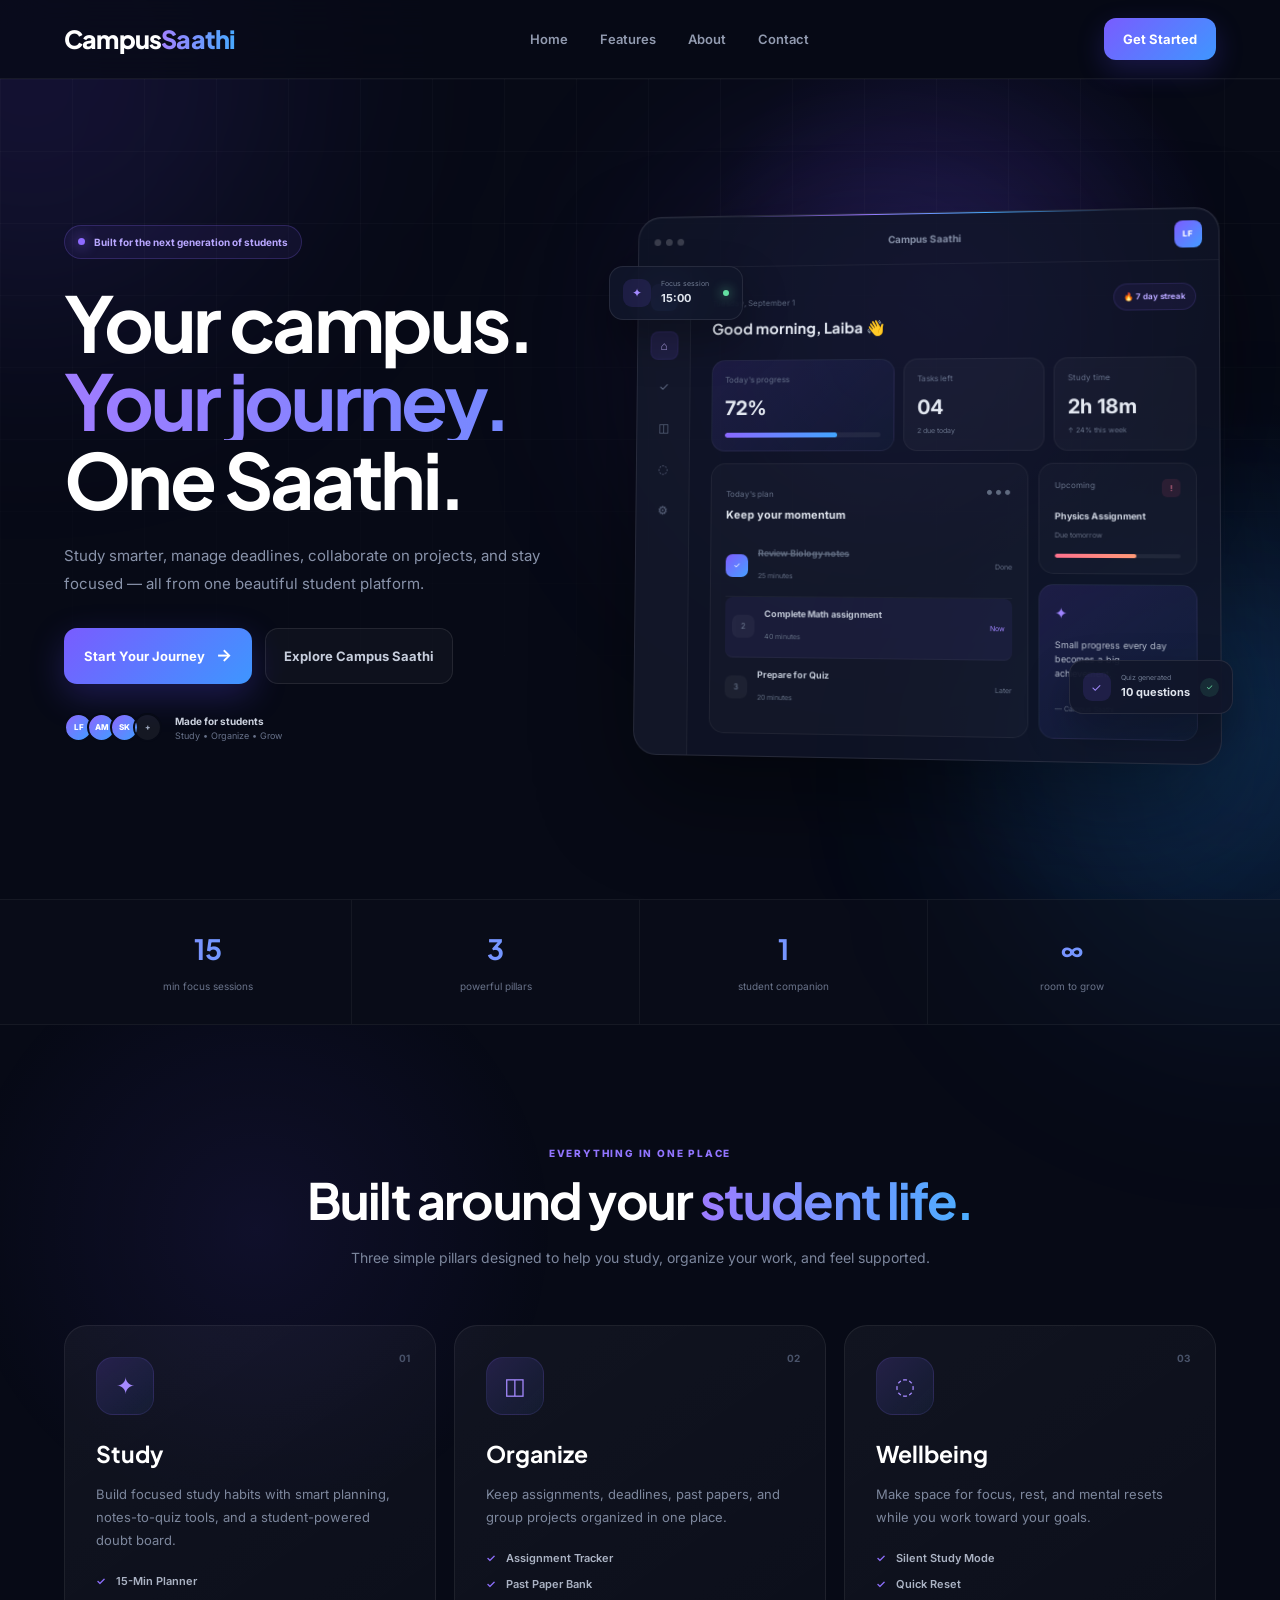
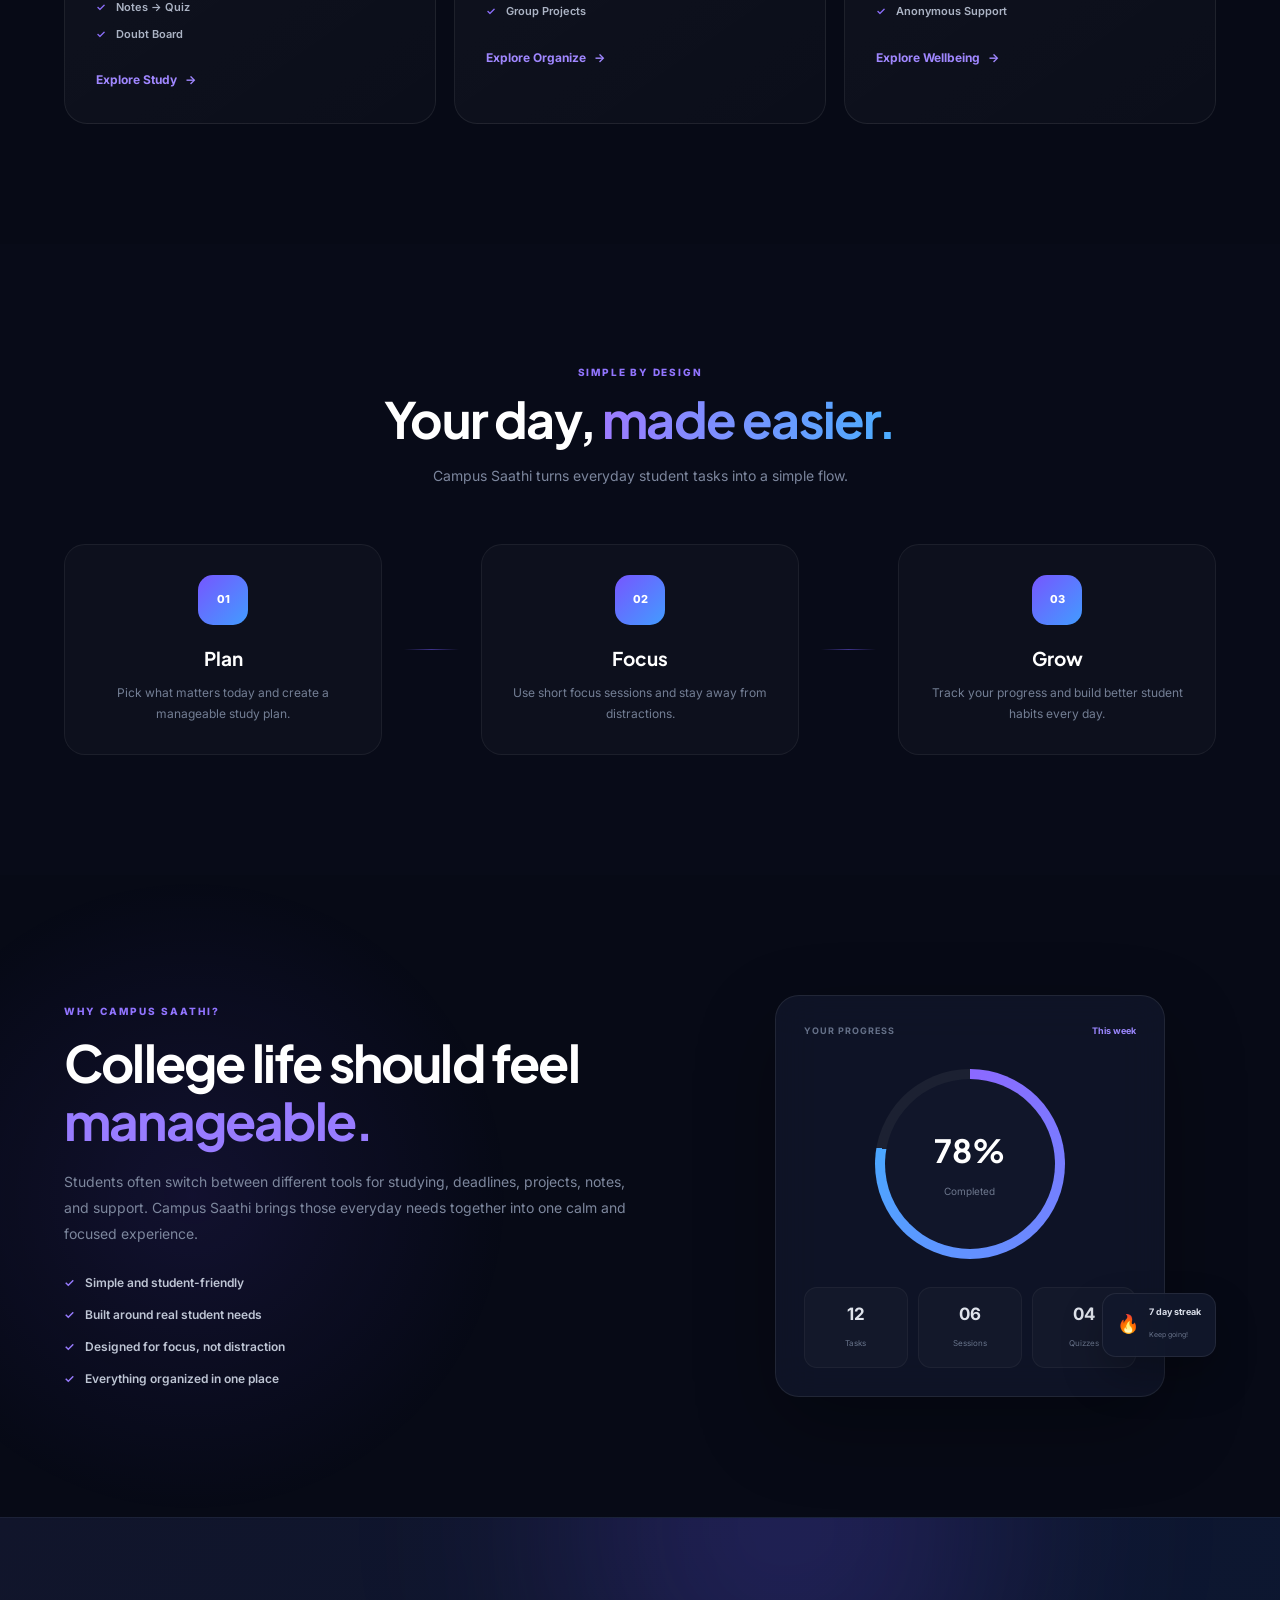
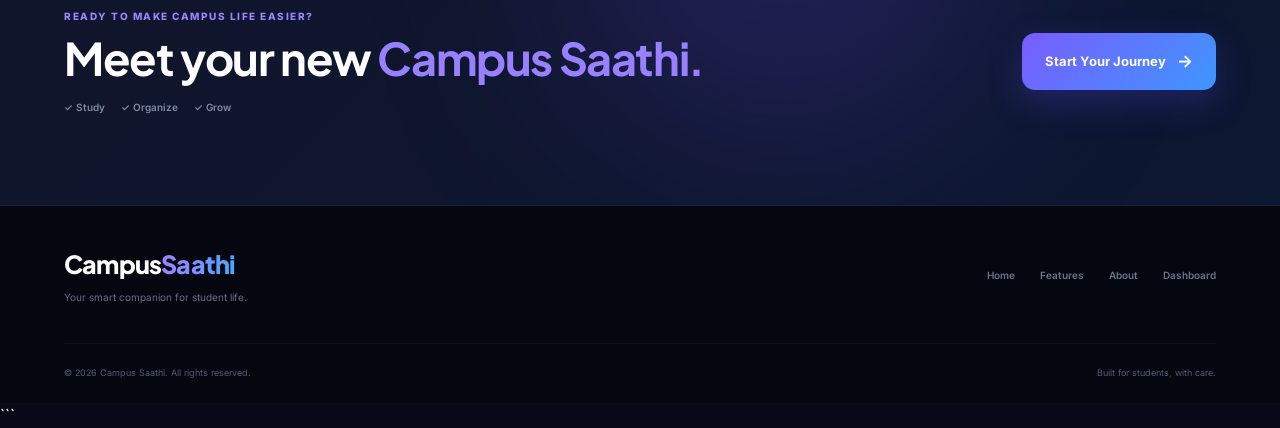
<file: index.html>
<!DOCTYPE html>
<html lang="en">
<head>
    <meta charset="UTF-8">
    <meta name="viewport" content="width=device-width, initial-scale=1.0">

    <title>Campus Saathi | Your Smart Campus Companion</title>

    <meta
        name="description"
        content="Campus Saathi helps students study smarter, organize assignments, collaborate on projects, and stay focused."
    >

    <meta name="theme-color" content="#070a16">

    <link rel="stylesheet" href="css/style.css">
</head>

<body>

    <!-- =========================
         HEADER
    ========================== -->
    <header class="header">

        <div class="container nav-container">

            <a href="index.html" class="logo">
                Campus<span>Saathi</span>
            </a>

            <nav class="navbar">

                <a href="#home">Home</a>
                <a href="#features">Features</a>
                <a href="#about">About</a>
                <a href="#contact">Contact</a>

            </nav>

            <!-- UPDATED: Dashboard → Login -->
            <a href="login.html" class="nav-btn">
                Get Started
            </a>

        </div>

    </header>


    <!-- =========================
         MAIN
    ========================== -->
    <main>


        <!-- =========================
             HERO
        ========================== -->
        <section class="hero" id="home">

            <div class="hero-glow glow-1"></div>
            <div class="hero-glow glow-2"></div>

            <div class="hero-grid"></div>

            <div class="container hero-content">


                <!-- HERO TEXT -->
                <div class="hero-text">

                    <div class="hero-badge">

                        <span class="badge-dot"></span>

                        Built for the next generation of students

                    </div>


                    <h1>

                        Your campus.
                        <span>Your journey.</span>
                        One Saathi.

                    </h1>


                    <p class="hero-description">

                        Study smarter, manage deadlines, collaborate on
                        projects, and stay focused — all from one beautiful
                        student platform.

                    </p>


                    <div class="hero-buttons">

                        <!-- UPDATED: Dashboard → Login -->
                        <a href="login.html" class="primary-btn">

                            Start Your Journey

                            <span>→</span>

                        </a>


                        <a href="#features" class="secondary-btn">

                            Explore Campus Saathi

                        </a>

                    </div>


                    <!-- TRUST -->
                    <div class="hero-trust">

                        <div class="trust-avatars">

                            <span>LF</span>
                            <span>AM</span>
                            <span>SK</span>
                            <span>+</span>

                        </div>


                        <div>

                            <strong>
                                Made for students
                            </strong>

                            <p>
                                Study • Organize • Grow
                            </p>

                        </div>

                    </div>

                </div>



                <!-- =========================
                     APP PREVIEW
                ========================== -->
                <div class="hero-visual">


                    <!-- FLOATING FOCUS -->
                    <div class="floating-card focus-card">

                        <div class="floating-icon">
                            ✦
                        </div>

                        <div>

                            <small>
                                Focus session
                            </small>

                            <strong>
                                15:00
                            </strong>

                        </div>

                        <span class="live-dot"></span>

                    </div>



                    <!-- APPLICATION WINDOW -->
                    <div class="app-window">


                        <!-- WINDOW TOP -->
                        <div class="window-top">

                            <div class="window-dots">

                                <span></span>
                                <span></span>
                                <span></span>

                            </div>


                            <div class="window-title">
                                Campus Saathi
                            </div>


                            <div class="window-profile">
                                LF
                            </div>

                        </div>



                        <!-- DASHBOARD -->
                        <div class="dashboard-layout">


                            <!-- SIDEBAR -->
                            <aside class="mini-sidebar">

                                <div class="side-logo">
                                    CS
                                </div>


                                <div class="side-nav active">
                                    ⌂
                                </div>

                                <div class="side-nav">
                                    ✓
                                </div>

                                <div class="side-nav">
                                    ◫
                                </div>

                                <div class="side-nav">
                                    ◌
                                </div>

                                <div class="side-nav">
                                    ⚙
                                </div>

                            </aside>



                            <!-- DASHBOARD CONTENT -->
                            <div class="mini-dashboard">


                                <!-- MINI HEADER -->
                                <div class="mini-header">

                                    <div>

                                        <small>
                                            Tuesday, September 1
                                        </small>

                                        <h3>
                                            Good morning, Laiba 👋
                                        </h3>

                                    </div>


                                    <div class="streak-pill">
                                        🔥 7 day streak
                                    </div>

                                </div>



                                <!-- STATS -->
                                <div class="stats-row">


                                    <div class="stat-card purple-card">

                                        <small>
                                            Today's progress
                                        </small>

                                        <strong>
                                            72%
                                        </strong>

                                        <div class="mini-progress">
                                            <span></span>
                                        </div>

                                    </div>


                                    <div class="stat-card">

                                        <small>
                                            Tasks left
                                        </small>

                                        <strong>
                                            04
                                        </strong>

                                        <p>
                                            2 due today
                                        </p>

                                    </div>


                                    <div class="stat-card">

                                        <small>
                                            Study time
                                        </small>

                                        <strong>
                                            2h 18m
                                        </strong>

                                        <p>
                                            ↑ 24% this week
                                        </p>

                                    </div>

                                </div>



                                <!-- MAIN DASHBOARD -->
                                <div class="dashboard-main-grid">


                                    <!-- TODAY -->
                                    <div class="today-card">


                                        <div class="card-heading">

                                            <div>

                                                <small>
                                                    Today's plan
                                                </small>

                                                <h4>
                                                    Keep your momentum
                                                </h4>

                                            </div>

                                            <span>
                                                •••
                                            </span>

                                        </div>



                                        <!-- TASK -->
                                        <div class="task-item completed">

                                            <div class="check-circle">
                                                ✓
                                            </div>

                                            <div>

                                                <strong>
                                                    Review Biology notes
                                                </strong>

                                                <small>
                                                    25 minutes
                                                </small>

                                            </div>

                                            <span>
                                                Done
                                            </span>

                                        </div>



                                        <!-- TASK -->
                                        <div class="task-item active-task">

                                            <div class="check-circle">
                                                2
                                            </div>

                                            <div>

                                                <strong>
                                                    Complete Math assignment
                                                </strong>

                                                <small>
                                                    40 minutes
                                                </small>

                                            </div>

                                            <span>
                                                Now
                                            </span>

                                        </div>



                                        <!-- TASK -->
                                        <div class="task-item">

                                            <div class="check-circle">
                                                3
                                            </div>

                                            <div>

                                                <strong>
                                                    Prepare for Quiz
                                                </strong>

                                                <small>
                                                    20 minutes
                                                </small>

                                            </div>

                                            <span>
                                                Later
                                            </span>

                                        </div>

                                    </div>



                                    <!-- RIGHT MINI COLUMN -->
                                    <div class="right-mini-column">


                                        <!-- DEADLINE -->
                                        <div class="deadline-card">

                                            <div class="deadline-top">

                                                <small>
                                                    Upcoming
                                                </small>

                                                <span>
                                                    !
                                                </span>

                                            </div>


                                            <strong>
                                                Physics Assignment
                                            </strong>


                                            <div class="deadline-date">
                                                Due tomorrow
                                            </div>


                                            <div class="deadline-line">
                                                <span></span>
                                            </div>

                                        </div>



                                        <!-- MOTIVATION -->
                                        <div class="motivation-card">

                                            <span class="spark">
                                                ✦
                                            </span>

                                            <p>
                                                Small progress every day
                                                becomes a big achievement.
                                            </p>

                                            <small>
                                                — Campus Saathi
                                            </small>

                                        </div>

                                    </div>

                                </div>

                            </div>

                        </div>

                    </div>



                    <!-- FLOATING QUIZ -->
                    <div class="floating-card quiz-card">

                        <div class="quiz-icon">
                            ✓
                        </div>

                        <div>

                            <small>
                                Quiz generated
                            </small>

                            <strong>
                                10 questions
                            </strong>

                        </div>


                        <span class="success-check">
                            ✓
                        </span>

                    </div>

                </div>

            </div>

        </section>



        <!-- =========================
             STATS
        ========================== -->
        <section class="stats-section">

            <div class="container stats-container">

                <div class="stat-highlight">

                    <strong>
                        15
                    </strong>

                    <span>
                        min focus sessions
                    </span>

                </div>


                <div class="stat-highlight">

                    <strong>
                        3
                    </strong>

                    <span>
                        powerful pillars
                    </span>

                </div>


                <div class="stat-highlight">

                    <strong>
                        1
                    </strong>

                    <span>
                        student companion
                    </span>

                </div>


                <div class="stat-highlight">

                    <strong>
                        ∞
                    </strong>

                    <span>
                        room to grow
                    </span>

                </div>

            </div>

        </section>



        <!-- =========================
             FEATURES
        ========================== -->
        <section class="features-section" id="features">

            <div class="container">


                <div class="section-heading">

                    <p>
                        EVERYTHING IN ONE PLACE
                    </p>

                    <h2>
                        Built around your
                        <span>student life.</span>
                    </h2>

                    <span>
                        Three simple pillars designed to help you study,
                        organize your work, and feel supported.
                    </span>

                </div>



                <div class="feature-grid">


                    <!-- STUDY -->
                    <div class="feature-card feature-study">

                        <div class="feature-number">
                            01
                        </div>

                        <div class="feature-icon">
                            ✦
                        </div>

                        <h3>
                            Study
                        </h3>

                        <p>
                            Build focused study habits with smart planning,
                            notes-to-quiz tools, and a student-powered
                            doubt board.
                        </p>


                        <div class="feature-list">

                            <div>
                                <span>✓</span>
                                15-Min Planner
                            </div>

                            <div>
                                <span>✓</span>
                                Notes → Quiz
                            </div>

                            <div>
                                <span>✓</span>
                                Doubt Board
                            </div>

                        </div>


                        <a href="planner.html" class="feature-link">
                            Explore Study
                            <span>→</span>
                        </a>

                    </div>



                    <!-- ORGANIZE -->
                    <div class="feature-card feature-organize">

                        <div class="feature-number">
                            02
                        </div>

                        <div class="feature-icon">
                            ◫
                        </div>

                        <h3>
                            Organize
                        </h3>

                        <p>
                            Keep assignments, deadlines, past papers,
                            and group projects organized in one place.
                        </p>


                        <div class="feature-list">

                            <div>
                                <span>✓</span>
                                Assignment Tracker
                            </div>

                            <div>
                                <span>✓</span>
                                Past Paper Bank
                            </div>

                            <div>
                                <span>✓</span>
                                Group Projects
                            </div>

                        </div>


                        <a href="assignments.html" class="feature-link">
                            Explore Organize
                            <span>→</span>
                        </a>

                    </div>



                    <!-- WELLBEING -->
                    <div class="feature-card feature-wellbeing">

                        <div class="feature-number">
                            03
                        </div>

                        <div class="feature-icon">
                            ◌
                        </div>

                        <h3>
                            Wellbeing
                        </h3>

                        <p>
                            Make space for focus, rest, and mental resets
                            while you work toward your goals.
                        </p>


                        <div class="feature-list">

                            <div>
                                <span>✓</span>
                                Silent Study Mode
                            </div>

                            <div>
                                <span>✓</span>
                                Quick Reset
                            </div>

                            <div>
                                <span>✓</span>
                                Anonymous Support
                            </div>

                        </div>


                        <a href="wellbeing.html" class="feature-link">
                            Explore Wellbeing
                            <span>→</span>
                        </a>

                    </div>

                </div>

            </div>

        </section>



        <!-- =========================
             HOW IT WORKS
        ========================== -->
        <section class="how-section">

            <div class="container">


                <div class="section-heading">

                    <p>
                        SIMPLE BY DESIGN
                    </p>

                    <h2>
                        Your day,
                        <span>made easier.</span>
                    </h2>

                    <span>
                        Campus Saathi turns everyday student tasks
                        into a simple flow.
                    </span>

                </div>



                <div class="steps-grid">


                    <div class="step-card">

                        <div class="step-icon">
                            01
                        </div>

                        <h3>
                            Plan
                        </h3>

                        <p>
                            Pick what matters today and create a
                            manageable study plan.
                        </p>

                    </div>



                    <div class="step-line"></div>



                    <div class="step-card">

                        <div class="step-icon">
                            02
                        </div>

                        <h3>
                            Focus
                        </h3>

                        <p>
                            Use short focus sessions and stay away
                            from distractions.
                        </p>

                    </div>



                    <div class="step-line"></div>



                    <div class="step-card">

                        <div class="step-icon">
                            03
                        </div>

                        <h3>
                            Grow
                        </h3>

                        <p>
                            Track your progress and build better
                            student habits every day.
                        </p>

                    </div>

                </div>

            </div>

        </section>



        <!-- =========================
             ABOUT
        ========================== -->
        <section class="about-section" id="about">

            <div class="container about-content">


                <div class="about-text">

                    <p class="section-label">
                        WHY CAMPUS SAATHI?
                    </p>


                    <h2>
                        College life should
                        feel <span>manageable.</span>
                    </h2>


                    <p>
                        Students often switch between different tools for
                        studying, deadlines, projects, notes, and support.
                        Campus Saathi brings those everyday needs together
                        into one calm and focused experience.
                    </p>


                    <div class="about-points">

                        <div>
                            <span>✓</span>
                            Simple and student-friendly
                        </div>

                        <div>
                            <span>✓</span>
                            Built around real student needs
                        </div>

                        <div>
                            <span>✓</span>
                            Designed for focus, not distraction
                        </div>

                        <div>
                            <span>✓</span>
                            Everything organized in one place
                        </div>

                    </div>

                </div>



                <div class="about-visual">

                    <div class="about-main-card">

                        <div class="about-card-top">

                            <span>
                                YOUR PROGRESS
                            </span>

                            <strong>
                                This week
                            </strong>

                        </div>


                        <div class="progress-circle">

                            <div class="circle-inner">
                                <strong>78%</strong>
                                <span>Completed</span>
                            </div>

                        </div>


                        <div class="about-mini-grid">

                            <div>
                                <strong>12</strong>
                                <span>Tasks</span>
                            </div>

                            <div>
                                <strong>06</strong>
                                <span>Sessions</span>
                            </div>

                            <div>
                                <strong>04</strong>
                                <span>Quizzes</span>
                            </div>

                        </div>

                    </div>


                    <div class="tiny-floating-card">
                        <span>🔥</span>
                        <div>
                            <strong>7 day streak</strong>
                            <small>Keep going!</small>
                        </div>
                    </div>

                </div>

            </div>

        </section>



        <!-- =========================
             CTA
        ========================== -->
        <section class="cta-section">

            <div class="cta-glow"></div>

            <div class="container cta-content">

                <div>

                    <p>
                        READY TO MAKE CAMPUS LIFE EASIER?
                    </p>

                    <h2>
                        Meet your new
                        <span>Campus Saathi.</span>
                    </h2>

                    <div class="cta-points">

                        <span>
                            ✓ Study
                        </span>

                        <span>
                            ✓ Organize
                        </span>

                        <span>
                            ✓ Grow
                        </span>

                    </div>

                </div>


                <!-- UPDATED: Dashboard → Login -->
                <a href="login.html" class="primary-btn large-btn">

                    Start Your Journey

                    <span>→</span>

                </a>

            </div>

        </section>

    </main>



    <!-- =========================
         FOOTER
    ========================== -->
    <footer class="footer" id="contact">

        <div class="container footer-top">


            <div class="footer-brand">

                <a href="index.html" class="logo">
                    Campus<span>Saathi</span>
                </a>

                <p>
                    Your smart companion for student life.
                </p>

            </div>



            <div class="footer-links">

                <a href="#home">
                    Home
                </a>

                <a href="#features">
                    Features
                </a>

                <a href="#about">
                    About
                </a>

                <a href="dashboard.html">
                    Dashboard
                </a>

            </div>

        </div>



        <div class="container footer-bottom">

            <p>
                © 2026 Campus Saathi. All rights reserved.
            </p>

            <p>
                Built for students, with care.
            </p>

        </div>

    </footer>



    <script src="js/script.js"></script>

</body>
</html>
```
</file>
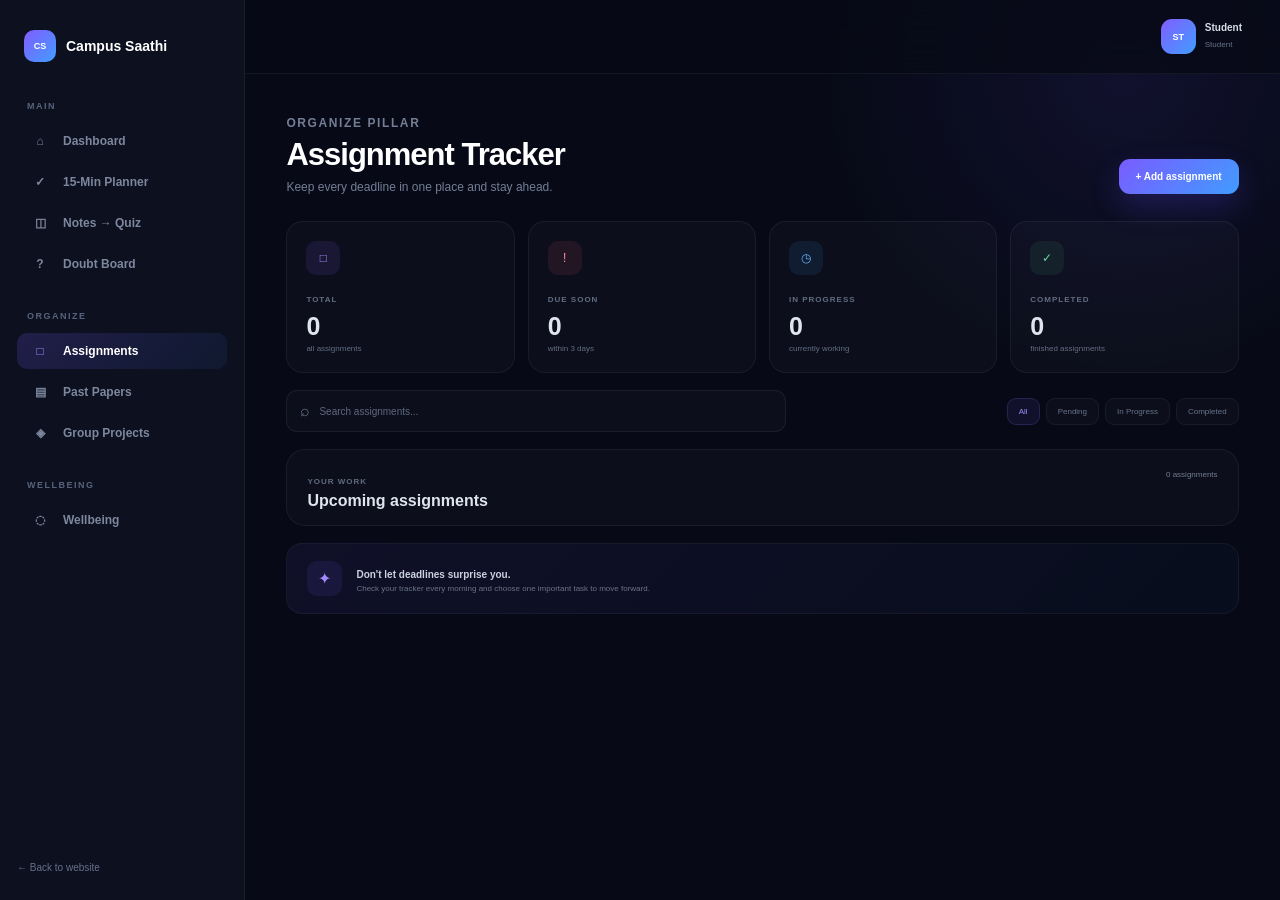
<file: assignments.html>
<!DOCTYPE html>
<html lang="en">
<head>
    <meta charset="UTF-8">
    <meta name="viewport" content="width=device-width, initial-scale=1.0">

    <title>Assignment Tracker | Campus Saathi</title>

    <link rel="stylesheet" href="css/assignments.css">
</head>

<body>

    <!-- SIDEBAR -->
    <aside class="sidebar">

        <button class="mobile-close-btn" id="mobileCloseBtn">
            ×
        </button>

        <a href="index.html" class="sidebar-logo">
            <span>CS</span>
            Campus Saathi
        </a>

        <nav class="sidebar-nav">

            <p class="nav-title">MAIN</p>

            <a href="dashboard.html" class="nav-link">
                <span>⌂</span>
                Dashboard
            </a>

            <a href="planner.html" class="nav-link">
                <span>✓</span>
                15-Min Planner
            </a>

            <a href="quiz.html" class="nav-link">
                <span>◫</span>
                Notes → Quiz
            </a>

            <a href="doubts.html" class="nav-link">
                <span>?</span>
                Doubt Board
            </a>

            <p class="nav-title second-title">ORGANIZE</p>

            <a href="assignments.html" class="nav-link active">
                <span>□</span>
                Assignments
            </a>

            <a href="past-papers.html" class="nav-link">
                <span>▤</span>
                Past Papers
            </a>

            <a href="projects.html" class="nav-link">
                <span>◈</span>
                Group Projects
            </a>

            <p class="nav-title second-title">WELLBEING</p>

            <a href="wellbeing.html" class="nav-link">
                <span>◌</span>
                Wellbeing
            </a>

        </nav>

        <div class="sidebar-bottom">

            <a href="index.html" class="back-home">
                ← Back to website
            </a>

        </div>

    </aside>


    <!-- MAIN -->
    <main class="app-main">

        <header class="topbar">

            <button class="mobile-menu-btn" id="mobileMenuBtn">
                ☰
            </button>

            <div class="mobile-brand">
                Campus<span>Saathi</span>
            </div>

            <!-- DYNAMIC USER PROFILE -->
            <div class="user-profile">

                <div class="avatar" id="userAvatar">
                    ST
                </div>

                <div>
                    <strong id="userProfileName">
                        Student
                    </strong>

                    <small>Student</small>
                </div>

            </div>

        </header>


        <section class="assignment-content">

            <!-- PAGE HEADER -->
            <div class="page-header">

                <div>

                    <p class="eyebrow">
                        ORGANIZE PILLAR
                    </p>

                    <h1>
                        Assignment Tracker
                    </h1>

                    <p>
                        Keep every deadline in one place and stay ahead.
                    </p>

                </div>

                <button
                    class="add-assignment-btn"
                    id="openAssignmentModal"
                >
                    + Add assignment
                </button>

            </div>


            <!-- SUMMARY -->
            <div class="summary-grid">

                <div class="summary-card">

                    <span class="summary-icon purple">
                        □
                    </span>

                    <small>TOTAL</small>

                    <strong id="totalAssignments">
                        6
                    </strong>

                    <p>
                        all assignments
                    </p>

                </div>


                <div class="summary-card">

                    <span class="summary-icon red">
                        !
                    </span>

                    <small>DUE SOON</small>

                    <strong id="dueSoon">
                        2
                    </strong>

                    <p>
                        within 3 days
                    </p>

                </div>


                <div class="summary-card">

                    <span class="summary-icon blue">
                        ◷
                    </span>

                    <small>IN PROGRESS</small>

                    <strong id="inProgress">
                        3
                    </strong>

                    <p>
                        currently working
                    </p>

                </div>


                <div class="summary-card">

                    <span class="summary-icon green">
                        ✓
                    </span>

                    <small>COMPLETED</small>

                    <strong id="completedCount">
                        1
                    </strong>

                    <p>
                        finished assignments
                    </p>

                </div>

            </div>


            <!-- TOOLBAR -->
            <div class="toolbar">

                <div class="search-box">

                    <span>⌕</span>

                    <input
                        type="text"
                        id="searchAssignments"
                        placeholder="Search assignments..."
                    >

                </div>


                <div class="filter-buttons">

                    <button
                        class="filter-btn active"
                        data-filter="all"
                    >
                        All
                    </button>

                    <button
                        class="filter-btn"
                        data-filter="pending"
                    >
                        Pending
                    </button>

                    <button
                        class="filter-btn"
                        data-filter="progress"
                    >
                        In Progress
                    </button>

                    <button
                        class="filter-btn"
                        data-filter="completed"
                    >
                        Completed
                    </button>

                </div>

            </div>


            <!-- ASSIGNMENT LIST -->
            <div class="assignment-panel">

                <div class="panel-heading">

                    <div>

                        <small>
                            YOUR WORK
                        </small>

                        <h2>
                            Upcoming assignments
                        </h2>

                    </div>

                    <span id="assignmentCount">
                        6 assignments
                    </span>

                </div>


                <div id="assignmentList">


                    <!-- ASSIGNMENT 1 -->
                    <article
                        class="assignment-card"
                        data-status="pending"
                    >

                        <div class="subject-icon purple">
                            PHY
                        </div>

                        <div class="assignment-info">

                            <strong>
                                Physics Assignment
                            </strong>

                            <span>
                                Physics • Chapter 4
                            </span>

                        </div>

                        <div class="deadline">

                            <small>
                                DUE
                            </small>

                            <strong>
                                Sep 02
                            </strong>

                            <span class="urgent">
                                Tomorrow
                            </span>

                        </div>

                        <span class="status pending">
                            Pending
                        </span>

                        <button
                            class="complete-btn"
                            title="Mark complete"
                        >
                            ✓
                        </button>

                    </article>


                    <!-- ASSIGNMENT 2 -->
                    <article
                        class="assignment-card"
                        data-status="progress"
                    >

                        <div class="subject-icon blue">
                            MTH
                        </div>

                        <div class="assignment-info">

                            <strong>
                                Calculus Problem Set
                            </strong>

                            <span>
                                Mathematics • Integration
                            </span>

                        </div>

                        <div class="deadline">

                            <small>
                                DUE
                            </small>

                            <strong>
                                Sep 04
                            </strong>

                            <span>
                                3 days left
                            </span>

                        </div>

                        <span class="status progress">
                            In Progress
                        </span>

                        <button
                            class="complete-btn"
                            title="Mark complete"
                        >
                            ✓
                        </button>

                    </article>


                    <!-- ASSIGNMENT 3 -->
                    <article
                        class="assignment-card"
                        data-status="pending"
                    >

                        <div class="subject-icon green">
                            BIO
                        </div>

                        <div class="assignment-info">

                            <strong>
                                Biology Lab Report
                            </strong>

                            <span>
                                Biology • Lab 03
                            </span>

                        </div>

                        <div class="deadline">

                            <small>
                                DUE
                            </small>

                            <strong>
                                Sep 06
                            </strong>

                            <span>
                                5 days left
                            </span>

                        </div>

                        <span class="status pending">
                            Pending
                        </span>

                        <button
                            class="complete-btn"
                            title="Mark complete"
                        >
                            ✓
                        </button>

                    </article>


                    <!-- ASSIGNMENT 4 -->
                    <article
                        class="assignment-card"
                        data-status="progress"
                    >

                        <div class="subject-icon orange">
                            CS
                        </div>

                        <div class="assignment-info">

                            <strong>
                                JavaScript Mini Project
                            </strong>

                            <span>
                                Computer Science • Web Development
                            </span>

                        </div>

                        <div class="deadline">

                            <small>
                                DUE
                            </small>

                            <strong>
                                Sep 08
                            </strong>

                            <span>
                                7 days left
                            </span>

                        </div>

                        <span class="status progress">
                            In Progress
                        </span>

                        <button
                            class="complete-btn"
                            title="Mark complete"
                        >
                            ✓
                        </button>

                    </article>


                    <!-- ASSIGNMENT 5 -->
                    <article
                        class="assignment-card"
                        data-status="completed"
                    >

                        <div class="subject-icon purple">
                            ENG
                        </div>

                        <div class="assignment-info">

                            <strong>
                                English Presentation
                            </strong>

                            <span>
                                English • Presentation
                            </span>

                        </div>

                        <div class="deadline">

                            <small>
                                COMPLETED
                            </small>

                            <strong>
                                Aug 29
                            </strong>

                            <span>
                                Finished
                            </span>

                        </div>

                        <span class="status completed">
                            Completed
                        </span>

                        <button
                            class="complete-btn checked"
                        >
                            ✓
                        </button>

                    </article>


                    <!-- ASSIGNMENT 6 -->
                    <article
                        class="assignment-card"
                        data-status="progress"
                    >

                        <div class="subject-icon blue">
                            CHE
                        </div>

                        <div class="assignment-info">

                            <strong>
                                Chemistry Research Notes
                            </strong>

                            <span>
                                Chemistry • Organic Chemistry
                            </span>

                        </div>

                        <div class="deadline">

                            <small>
                                DUE
                            </small>

                            <strong>
                                Sep 10
                            </strong>

                            <span>
                                9 days left
                            </span>

                        </div>

                        <span class="status progress">
                            In Progress
                        </span>

                        <button class="complete-btn">
                            ✓
                        </button>

                    </article>

                </div>

            </div>


            <!-- TIP -->
            <div class="assignment-tip">

                <span>
                    ✦
                </span>

                <div>

                    <strong>
                        Don't let deadlines surprise you.
                    </strong>

                    <p>
                        Check your tracker every morning and choose
                        one important task to move forward.
                    </p>

                </div>

            </div>

        </section>

    </main>


    <!-- MODAL -->
    <div
        class="modal-overlay"
        id="assignmentModal"
    >

        <div class="modal">

            <button
                class="close-modal"
                id="closeAssignmentModal"
            >
                ×
            </button>


            <div class="modal-icon">
                +
            </div>

            <p class="modal-label">
                NEW ASSIGNMENT
            </p>

            <h2>
                Add a new deadline
            </h2>

            <p class="modal-text">
                Keep it simple. You can edit the details later.
            </p>


            <form id="assignmentForm">

                <label for="assignmentTitle">
                    Assignment name
                </label>

                <input
                    type="text"
                    id="assignmentTitle"
                    placeholder="e.g. Biology Lab Report"
                    required
                >


                <label for="assignmentSubject">
                    Subject
                </label>

                <select id="assignmentSubject">

                    <option>
                        Mathematics
                    </option>

                    <option>
                        Biology
                    </option>

                    <option>
                        Physics
                    </option>

                    <option>
                        Chemistry
                    </option>

                    <option>
                        Computer Science
                    </option>

                    <option>
                        English
                    </option>

                    <option>
                        Other
                    </option>

                </select>


                <label for="assignmentDate">
                    Deadline
                </label>

                <input
                    type="date"
                    id="assignmentDate"
                    required
                >


                <button
                    type="submit"
                    class="submit-assignment"
                >
                    Add Assignment
                </button>

            </form>

        </div>

    </div>


    <!-- JAVASCRIPT -->
    <script src="js/script.js"></script>
    <script src="js/assignments.js"></script>

</body>
</html>
</file>
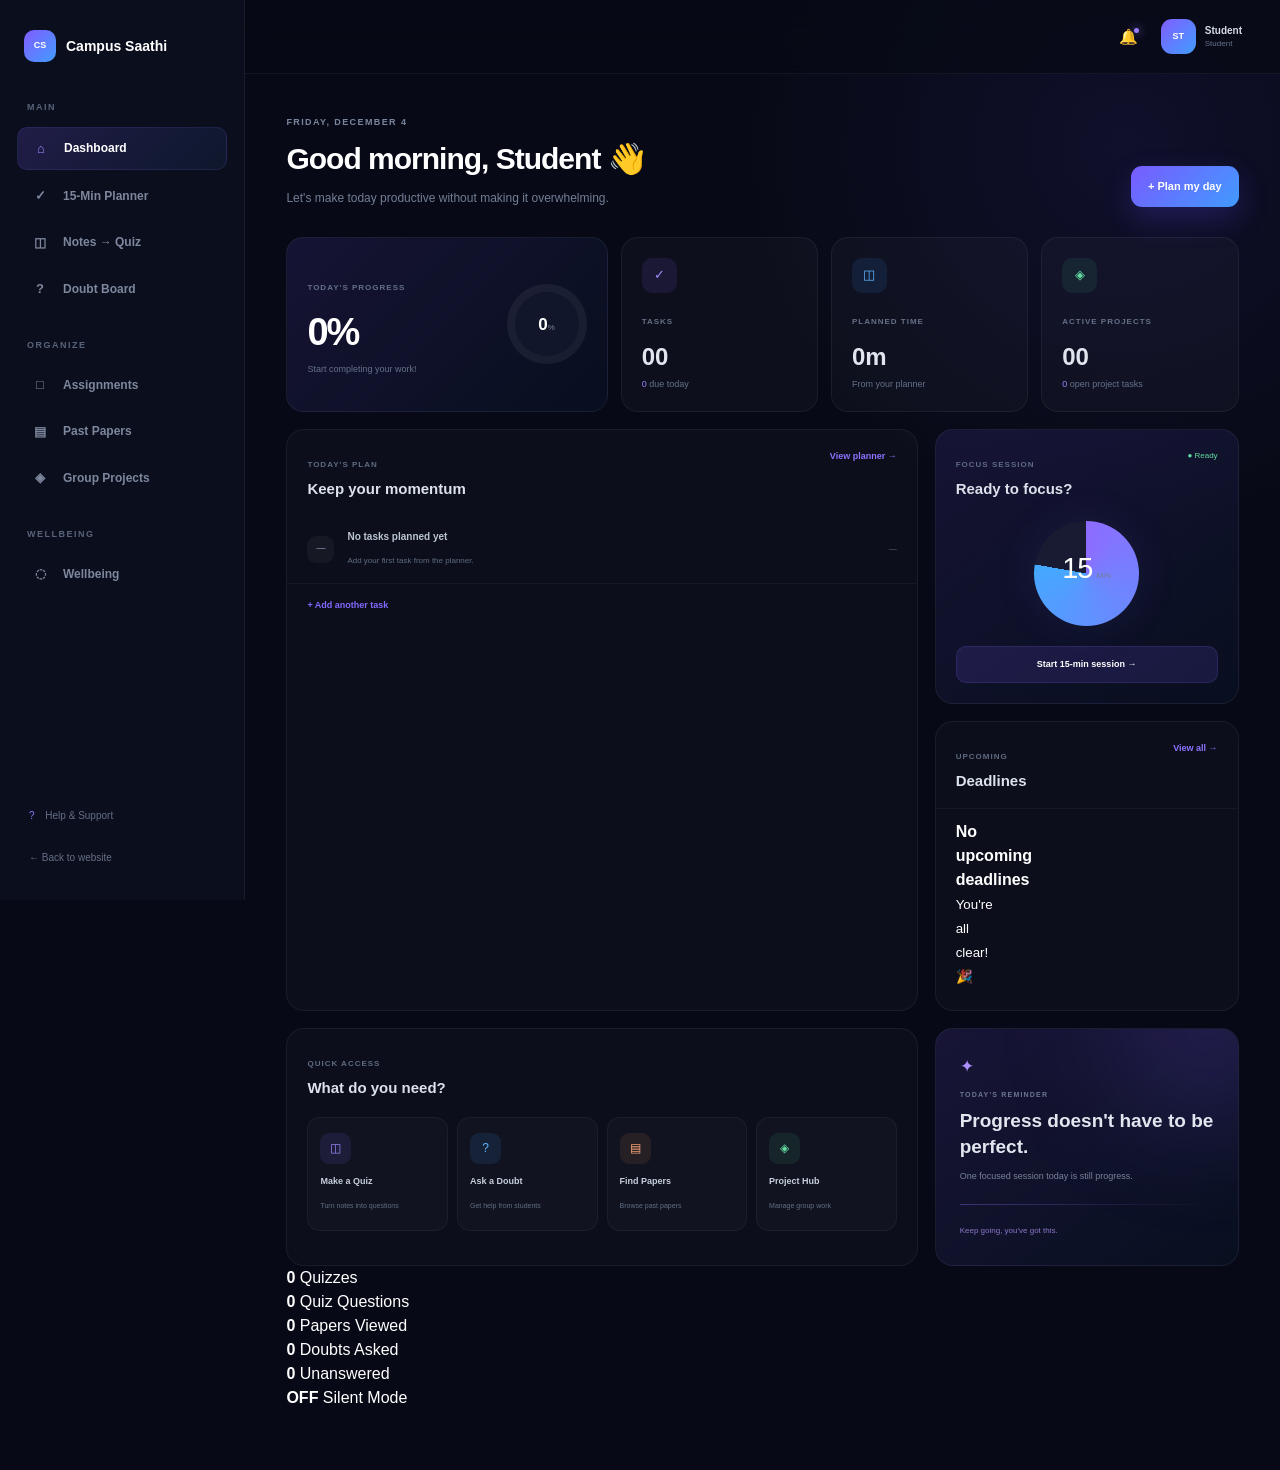
<file: dashboard.html>
<!DOCTYPE html>
<html lang="en">
<head>
    <meta charset="UTF-8">
    <meta name="viewport" content="width=device-width, initial-scale=1.0">

    <title>Dashboard | Campus Saathi</title>

    <meta
        name="description"
        content="Campus Saathi student dashboard."
    >

    <link rel="stylesheet" href="css/dashboard.css">
</head>

<body>

    <!-- =========================
         APP SIDEBAR
    ========================== -->
    <aside class="sidebar">

        <button
            class="mobile-close-btn"
            id="mobileCloseBtn"
            type="button"
        >
            ×
        </button>

        <a href="index.html" class="sidebar-logo">
            <span>CS</span>
            Campus Saathi
        </a>

        <nav class="sidebar-nav">

            <p class="nav-title">MAIN</p>

            <a href="dashboard.html" class="nav-link active">
                <span>⌂</span>
                Dashboard
            </a>

            <a href="planner.html" class="nav-link">
                <span>✓</span>
                15-Min Planner
            </a>

            <a href="quiz.html" class="nav-link">
                <span>◫</span>
                Notes → Quiz
            </a>

            <a href="doubts.html" class="nav-link">
                <span>?</span>
                Doubt Board
            </a>

            <p class="nav-title second-title">ORGANIZE</p>

            <a href="assignments.html" class="nav-link">
                <span>□</span>
                Assignments
            </a>

            <a href="past-papers.html" class="nav-link">
                <span>▤</span>
                Past Papers
            </a>

            <a href="projects.html" class="nav-link">
                <span>◈</span>
                Group Projects
            </a>

            <p class="nav-title second-title">WELLBEING</p>

            <a href="wellbeing.html" class="nav-link">
                <span>◌</span>
                Wellbeing
            </a>

        </nav>

        <div class="sidebar-bottom">

            <a href="#" class="help-link">
                <span>?</span>
                Help & Support
            </a>

            <a href="index.html" class="back-home">
                ← Back to website
            </a>

        </div>

    </aside>


    <!-- =========================
         MAIN APP
    ========================== -->
    <main class="app-main">

        <!-- TOP BAR -->
        <header class="topbar">

            <button
                class="mobile-menu-btn"
                id="mobileMenuBtn"
                type="button"
            >
                ☰
            </button>

            <div class="mobile-brand">
                Campus<span>Saathi</span>
            </div>

            <div class="topbar-actions">

                <button
                    class="icon-btn"
                    type="button"
                >
                    🔔
                    <span class="notification-dot"></span>
                </button>

                <div class="user-profile">

                    <div
                        class="avatar"
                        id="userAvatar"
                    >
                        ST
                    </div>

                    <div class="user-info">

                        <strong id="userProfileName">
                            Student
                        </strong>

                        <small>
                            Student
                        </small>

                    </div>

                </div>

            </div>

        </header>


        <!-- =========================
             DASHBOARD CONTENT
        ========================== -->
        <section class="dashboard-content">


            <!-- =========================
                 GREETING
            ========================== -->
            <div class="welcome-row">

                <div>

                    <p
                        class="eyebrow"
                        id="dashboardDate"
                    >
                        TODAY
                    </p>

                    <h1>
                        Good morning,
                        <span id="userGreetingName">
                            Student
                        </span>
                        👋
                    </h1>

                    <p class="welcome-text">
                        Let's make today productive without making it overwhelming.
                    </p>

                </div>

                <a
                    href="planner.html"
                    class="primary-btn"
                >
                    + Plan my day
                </a>

            </div>


            <!-- =========================
                 TOP STATS
            ========================== -->
            <div class="dashboard-stats">


                <!-- TODAY'S PROGRESS -->
                <div class="dashboard-stat primary-stat">

                    <div class="stat-content">

                        <small>
                            TODAY'S PROGRESS
                        </small>

                        <h2 id="overallProgress">
                            0%
                        </h2>

                        <p id="progressMessage">
                            Start completing your work!
                        </p>

                    </div>

                    <div class="progress-ring">

                        <div>

                            <strong id="progressRingNumber">
                                0
                            </strong>

                            <span>
                                %
                            </span>

                        </div>

                    </div>

                </div>


                <!-- TASKS -->
                <div class="dashboard-stat">

                    <div class="stat-icon purple">
                        ✓
                    </div>

                    <small>
                        TASKS
                    </small>

                    <h3 id="dashboardTaskCount">
                        00
                    </h3>

                    <p>
                        <span id="dashboardDueCount">
                            0
                        </span>
                        due today
                    </p>

                </div>


                <!-- PLANNED STUDY TIME -->
                <div class="dashboard-stat">

                    <div class="stat-icon blue">
                        ◫
                    </div>

                    <small>
                        PLANNED TIME
                    </small>

                    <h3 id="dashboardStudyTime">
                        0m
                    </h3>

                    <p id="studyTimeMessage">
                        From your planner
                    </p>

                </div>


                <!-- ACTIVE PROJECTS -->
                <div class="dashboard-stat">

                    <div class="stat-icon green">
                        ◈
                    </div>

                    <small>
                        ACTIVE PROJECTS
                    </small>

                    <h3 id="dashboardProjectCount">
                        00
                    </h3>

                    <p>
                        <span id="dashboardOpenProjectTasks">
                            0
                        </span>
                        open project tasks
                    </p>

                </div>

            </div>


            <!-- =========================
                 MAIN GRID
            ========================== -->
            <div class="main-dashboard-grid">


                <!-- =========================
                     TODAY PLAN
                ========================== -->
                <div class="panel today-panel">

                    <div class="panel-header">

                        <div>

                            <small>
                                TODAY'S PLAN
                            </small>

                            <h2>
                                Keep your momentum
                            </h2>

                        </div>

                        <a href="planner.html">
                            View planner →
                        </a>

                    </div>


                    <!--
                        Dashboard JS yahan
                        planner ke real tasks show karega.
                    -->
                    <div
                        class="task-list"
                        id="dashboardTaskList"
                    >

                        <div class="dashboard-task">

                            <div class="task-check">
                                —
                            </div>

                            <div class="task-detail">

                                <strong>
                                    No tasks planned yet
                                </strong>

                                <small>
                                    Add your first task from the planner.
                                </small>

                            </div>

                            <span class="task-status">
                                —
                            </span>

                        </div>

                    </div>


                    <a
                        href="planner.html"
                        class="add-task"
                    >
                        + Add another task
                    </a>

                </div>


                <!-- =========================
                     RIGHT COLUMN
                ========================== -->
                <div class="right-dashboard-column">


                    <!-- =========================
                         FOCUS
                    ========================== -->
                    <div class="panel focus-panel">

                        <div class="panel-header">

                            <div>

                                <small>
                                    FOCUS SESSION
                                </small>

                                <h2>
                                    Ready to focus?
                                </h2>

                            </div>

                            <span class="focus-status">
                                ● Ready
                            </span>

                        </div>


                        <div class="focus-timer">

                            <span id="dashboardFocusMinutes">
                                15
                            </span>

                            <small>
                                MIN
                            </small>

                        </div>


                        <a
                            href="planner.html"
                            class="focus-btn"
                        >
                            Start 15-min session →
                        </a>

                    </div>


                    <!-- =========================
                         DEADLINES
                    ========================== -->
                    <div class="panel deadlines-panel">

                        <div class="panel-header">

                            <div>

                                <small>
                                    UPCOMING
                                </small>

                                <h2>
                                    Deadlines
                                </h2>

                            </div>

                            <a href="assignments.html">
                                View all →
                            </a>

                        </div>


                        <!--
                            Dashboard JS yahan
                            real assignment deadlines show karega.
                        -->
                        <div id="dashboardDeadlines">

                            <div class="deadline-item">

                                <div class="deadline-date">

                                    <strong>
                                        —
                                    </strong>

                                    <span>
                                        —
                                    </span>

                                </div>

                                <div>

                                    <strong>
                                        No upcoming deadlines
                                    </strong>

                                    <small>
                                        Your assignment deadlines will appear here.
                                    </small>

                                </div>

                                <span class="deadline-normal">
                                    —
                                </span>

                            </div>

                        </div>

                    </div>

                </div>

            </div>


            <!-- =========================
                 BOTTOM ROW
            ========================== -->
            <div class="bottom-grid">


                <!-- =========================
                     QUICK ACCESS
                ========================== -->
                <div class="panel quick-panel">

                    <div class="panel-header">

                        <div>

                            <small>
                                QUICK ACCESS
                            </small>

                            <h2>
                                What do you need?
                            </h2>

                        </div>

                    </div>


                    <div class="quick-grid">


                        <a
                            href="quiz.html"
                            class="quick-card"
                        >

                            <span class="quick-icon purple">
                                ◫
                            </span>

                            <strong>
                                Make a Quiz
                            </strong>

                            <small>
                                Turn notes into questions
                            </small>

                        </a>


                        <a
                            href="doubts.html"
                            class="quick-card"
                        >

                            <span class="quick-icon blue">
                                ?
                            </span>

                            <strong>
                                Ask a Doubt
                            </strong>

                            <small>
                                Get help from students
                            </small>

                        </a>


                        <a
                            href="past-papers.html"
                            class="quick-card"
                        >

                            <span class="quick-icon orange">
                                ▤
                            </span>

                            <strong>
                                Find Papers
                            </strong>

                            <small>
                                Browse past papers
                            </small>

                        </a>


                        <a
                            href="projects.html"
                            class="quick-card"
                        >

                            <span class="quick-icon green">
                                ◈
                            </span>

                            <strong>
                                Project Hub
                            </strong>

                            <small>
                                Manage group work
                            </small>

                        </a>

                    </div>

                </div>


                <!-- =========================
                     MOTIVATION
                ========================== -->
                <div class="panel motivation-panel">

                    <div class="motivation-glow"></div>

                    <span class="motivation-icon">
                        ✦
                    </span>

                    <p class="motivation-label">
                        TODAY'S REMINDER
                    </p>

                    <h2>
                        Progress doesn't have to be perfect.
                    </h2>

                    <p>
                        One focused session today is still progress.
                    </p>

                    <div class="motivation-line"></div>

                    <span class="motivation-footer">
                        Keep going, you've got this.
                    </span>

                </div>

            </div>


            <!-- =========================
                 REAL ACTIVITY SUMMARY
            ========================== -->
            <div
                class="dashboard-data-summary"
                id="dashboardDataSummary"
            >

                <!-- Dashboard JS will fill this section -->

            </div>

        </section>

    </main>


    <!-- =========================
         SCRIPTS
    ========================== -->

    <script src="js/script.js"></script>

    <!-- Dynamic dashboard data -->
    <script src="js/dashboard.js"></script>

</body>
</html>
</file>
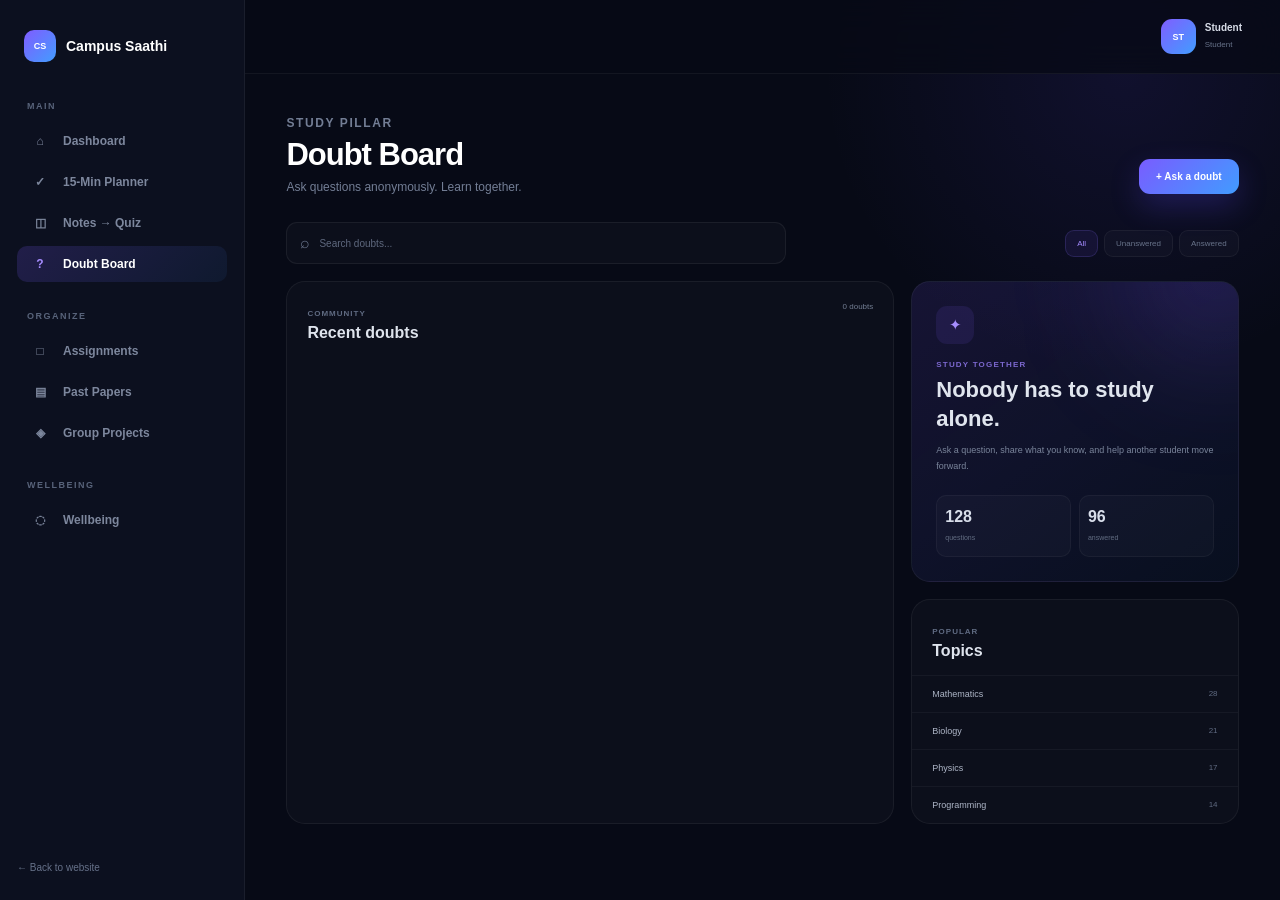
<file: doubts.html>
<!DOCTYPE html>
<html lang="en">
<head>
    <meta charset="UTF-8">
    <meta name="viewport" content="width=device-width, initial-scale=1.0">

    <title>Doubt Board | Campus Saathi</title>

    <link rel="stylesheet" href="css/doubts.css">
</head>

<body>

    <!-- SIDEBAR -->
    <aside class="sidebar">

        <button class="mobile-close-btn" id="mobileCloseBtn">
            ×
        </button>

        <a href="index.html" class="sidebar-logo">
            <span>CS</span>
            Campus Saathi
        </a>

        <nav class="sidebar-nav">

            <p class="nav-title">MAIN</p>

            <a href="dashboard.html" class="nav-link">
                <span>⌂</span>
                Dashboard
            </a>

            <a href="planner.html" class="nav-link">
                <span>✓</span>
                15-Min Planner
            </a>

            <a href="quiz.html" class="nav-link">
                <span>◫</span>
                Notes → Quiz
            </a>

            <a href="doubts.html" class="nav-link active">
                <span>?</span>
                Doubt Board
            </a>

            <p class="nav-title second-title">ORGANIZE</p>

            <a href="assignments.html" class="nav-link">
                <span>□</span>
                Assignments
            </a>

            <a href="past-papers.html" class="nav-link">
                <span>▤</span>
                Past Papers
            </a>

            <a href="projects.html" class="nav-link">
                <span>◈</span>
                Group Projects
            </a>

            <p class="nav-title second-title">WELLBEING</p>

            <a href="wellbeing.html" class="nav-link">
                <span>◌</span>
                Wellbeing
            </a>

        </nav>

        <div class="sidebar-bottom">

            <a href="index.html" class="back-home">
                ← Back to website
            </a>

        </div>

    </aside>


    <!-- MAIN -->
    <main class="app-main">

        <header class="topbar">

            <button class="mobile-menu-btn" id="mobileMenuBtn">
                ☰
            </button>

            <div class="mobile-brand">
                Campus<span>Saathi</span>
            </div>

            <!-- DYNAMIC USER PROFILE -->
            <div class="user-profile">

                <div class="avatar" id="userAvatar">
                    ST
                </div>

                <div>
                    <strong id="userProfileName">
                        Student
                    </strong>

                    <small>Student</small>
                </div>

            </div>

        </header>


        <section class="doubt-content">

            <!-- PAGE HEADER -->
            <div class="page-header">

                <div>

                    <p class="eyebrow">
                        STUDY PILLAR
                    </p>

                    <h1>
                        Doubt Board
                    </h1>

                    <p>
                        Ask questions anonymously. Learn together.
                    </p>

                </div>

                <button
                    class="ask-btn"
                    id="openModal"
                >
                    + Ask a doubt
                </button>

            </div>


            <!-- SEARCH + FILTER -->
            <div class="toolbar">

                <div class="search-box">

                    <span>⌕</span>

                    <input
                        type="text"
                        id="searchDoubts"
                        placeholder="Search doubts..."
                    >

                </div>


                <div class="filter-buttons">

                    <button
                        class="filter-btn active"
                        data-filter="all"
                    >
                        All
                    </button>

                    <button
                        class="filter-btn"
                        data-filter="unanswered"
                    >
                        Unanswered
                    </button>

                    <button
                        class="filter-btn"
                        data-filter="answered"
                    >
                        Answered
                    </button>

                </div>

            </div>


            <!-- BOARD LAYOUT -->
            <div class="board-layout">


                <!-- DOUBTS -->
                <div class="doubts-panel">

                    <div class="panel-title">

                        <div>
                            <small>COMMUNITY</small>

                            <h2>
                                Recent doubts
                            </h2>
                        </div>

                        <span id="doubtCount">
                            4 doubts
                        </span>

                    </div>


                    <div id="doubtList">


                        <!-- DOUBT 1 -->
                        <article
                            class="doubt-card"
                            data-status="answered"
                        >

                            <div class="doubt-top">

                                <div class="anonymous-user">

                                    <span>
                                        AN
                                    </span>

                                    <div>

                                        <strong>
                                            Anonymous Student
                                        </strong>

                                        <small>
                                            Biology • 18 min ago
                                        </small>

                                    </div>

                                </div>

                                <span class="answered-badge">
                                    Answered
                                </span>

                            </div>


                            <h3>
                                Can someone explain the difference between
                                mitosis and meiosis in simple words?
                            </h3>


                            <div class="tags">

                                <span>
                                    Biology
                                </span>

                                <span>
                                    Exam Prep
                                </span>

                            </div>


                            <div class="doubt-footer">

                                <span>
                                    💬 4 answers
                                </span>

                                <button
                                    class="answer-btn"
                                    data-question="Can someone explain the difference between mitosis and meiosis in simple words?"
                                >
                                    View answers →
                                </button>

                            </div>

                        </article>



                        <!-- DOUBT 2 -->
                        <article
                            class="doubt-card"
                            data-status="unanswered"
                        >

                            <div class="doubt-top">

                                <div class="anonymous-user">

                                    <span>
                                        AS
                                    </span>

                                    <div>

                                        <strong>
                                            Anonymous Student
                                        </strong>

                                        <small>
                                            Mathematics • 32 min ago
                                        </small>

                                    </div>

                                </div>

                                <span class="unanswered-badge">
                                    Needs help
                                </span>

                            </div>


                            <h3>
                                How do I solve integration by parts questions?
                                I understand the formula but get stuck while
                                choosing u and dv.
                            </h3>


                            <div class="tags">

                                <span>
                                    Math
                                </span>

                                <span>
                                    Calculus
                                </span>

                            </div>


                            <div class="doubt-footer">

                                <span>
                                    💬 0 answers
                                </span>

                                <button
                                    class="answer-btn"
                                    data-question="How do I solve integration by parts questions?"
                                >
                                    Answer this →
                                </button>

                            </div>

                        </article>



                        <!-- DOUBT 3 -->
                        <article
                            class="doubt-card"
                            data-status="answered"
                        >

                            <div class="doubt-top">

                                <div class="anonymous-user">

                                    <span>
                                        SS
                                    </span>

                                    <div>

                                        <strong>
                                            Anonymous Student
                                        </strong>

                                        <small>
                                            Physics • 1 hr ago
                                        </small>

                                    </div>

                                </div>

                                <span class="answered-badge">
                                    Answered
                                </span>

                            </div>


                            <h3>
                                What is the easiest way to remember Newton's
                                three laws for an exam?
                            </h3>


                            <div class="tags">

                                <span>
                                    Physics
                                </span>

                                <span>
                                    Study Tips
                                </span>

                            </div>


                            <div class="doubt-footer">

                                <span>
                                    💬 7 answers
                                </span>

                                <button
                                    class="answer-btn"
                                    data-question="What is the easiest way to remember Newton's three laws?"
                                >
                                    View answers →
                                </button>

                            </div>

                        </article>



                        <!-- DOUBT 4 -->
                        <article
                            class="doubt-card"
                            data-status="answered"
                        >

                            <div class="doubt-top">

                                <div class="anonymous-user">

                                    <span>
                                        MK
                                    </span>

                                    <div>

                                        <strong>
                                            Anonymous Student
                                        </strong>

                                        <small>
                                            Computer Science • 2 hrs ago
                                        </small>

                                    </div>

                                </div>

                                <span class="answered-badge">
                                    Answered
                                </span>

                            </div>


                            <h3>
                                What is the difference between let, const,
                                and var in JavaScript?
                            </h3>


                            <div class="tags">

                                <span>
                                    JavaScript
                                </span>

                                <span>
                                    Programming
                                </span>

                            </div>


                            <div class="doubt-footer">

                                <span>
                                    💬 3 answers
                                </span>

                                <button
                                    class="answer-btn"
                                    data-question="What is the difference between let, const, and var?"
                                >
                                    View answers →
                                </button>

                            </div>

                        </article>

                    </div>

                </div>


                <!-- RIGHT SIDEBAR -->
                <aside class="board-sidebar">


                    <div class="community-card">

                        <div class="community-icon">
                            ✦
                        </div>

                        <p class="community-label">
                            STUDY TOGETHER
                        </p>

                        <h2>
                            Nobody has to study alone.
                        </h2>

                        <p>
                            Ask a question, share what you know,
                            and help another student move forward.
                        </p>

                        <div class="community-stats">

                            <div>
                                <strong>
                                    128
                                </strong>

                                <span>
                                    questions
                                </span>
                            </div>

                            <div>
                                <strong>
                                    96
                                </strong>

                                <span>
                                    answered
                                </span>
                            </div>

                        </div>

                    </div>


                    <div class="topics-card">

                        <div class="panel-title">

                            <div>

                                <small>
                                    POPULAR
                                </small>

                                <h2>
                                    Topics
                                </h2>

                            </div>

                        </div>


                        <div class="topic-item">

                            <span>
                                Mathematics
                            </span>

                            <small>
                                28
                            </small>

                        </div>


                        <div class="topic-item">

                            <span>
                                Biology
                            </span>

                            <small>
                                21
                            </small>

                        </div>


                        <div class="topic-item">

                            <span>
                                Physics
                            </span>

                            <small>
                                17
                            </small>

                        </div>


                        <div class="topic-item">

                            <span>
                                Programming
                            </span>

                            <small>
                                14
                            </small>

                        </div>

                    </div>

                </aside>

            </div>

        </section>

    </main>



    <!-- ASK DOUBT MODAL -->

    <div
        class="modal-overlay"
        id="doubtModal"
    >

        <div class="modal">

            <button
                class="close-modal"
                id="closeModal"
            >
                ×
            </button>


            <div class="modal-icon">
                ?
            </div>

            <p class="modal-label">
                ASK ANONYMOUSLY
            </p>

            <h2>
                What's confusing you?
            </h2>

            <p class="modal-text">
                Your name will not be displayed with your question.
            </p>


            <form id="doubtForm">

                <label for="questionInput">
                    Your question
                </label>

                <textarea
                    id="questionInput"
                    placeholder="e.g. Can someone explain..."
                    required
                ></textarea>


                <label for="subjectInput">
                    Subject
                </label>

                <select id="subjectInput">

                    <option>
                        Mathematics
                    </option>

                    <option>
                        Biology
                    </option>

                    <option>
                        Physics
                    </option>

                    <option>
                        Computer Science
                    </option>

                    <option>
                        Other
                    </option>

                </select>


                <button
                    type="submit"
                    class="submit-doubt"
                >
                    Post Anonymous Doubt
                </button>

            </form>

        </div>

    </div>


    <!-- JAVASCRIPT -->
    <script src="js/script.js"></script>
    <script src="js/doubts.js"></script>

</body>
</html>
</file>
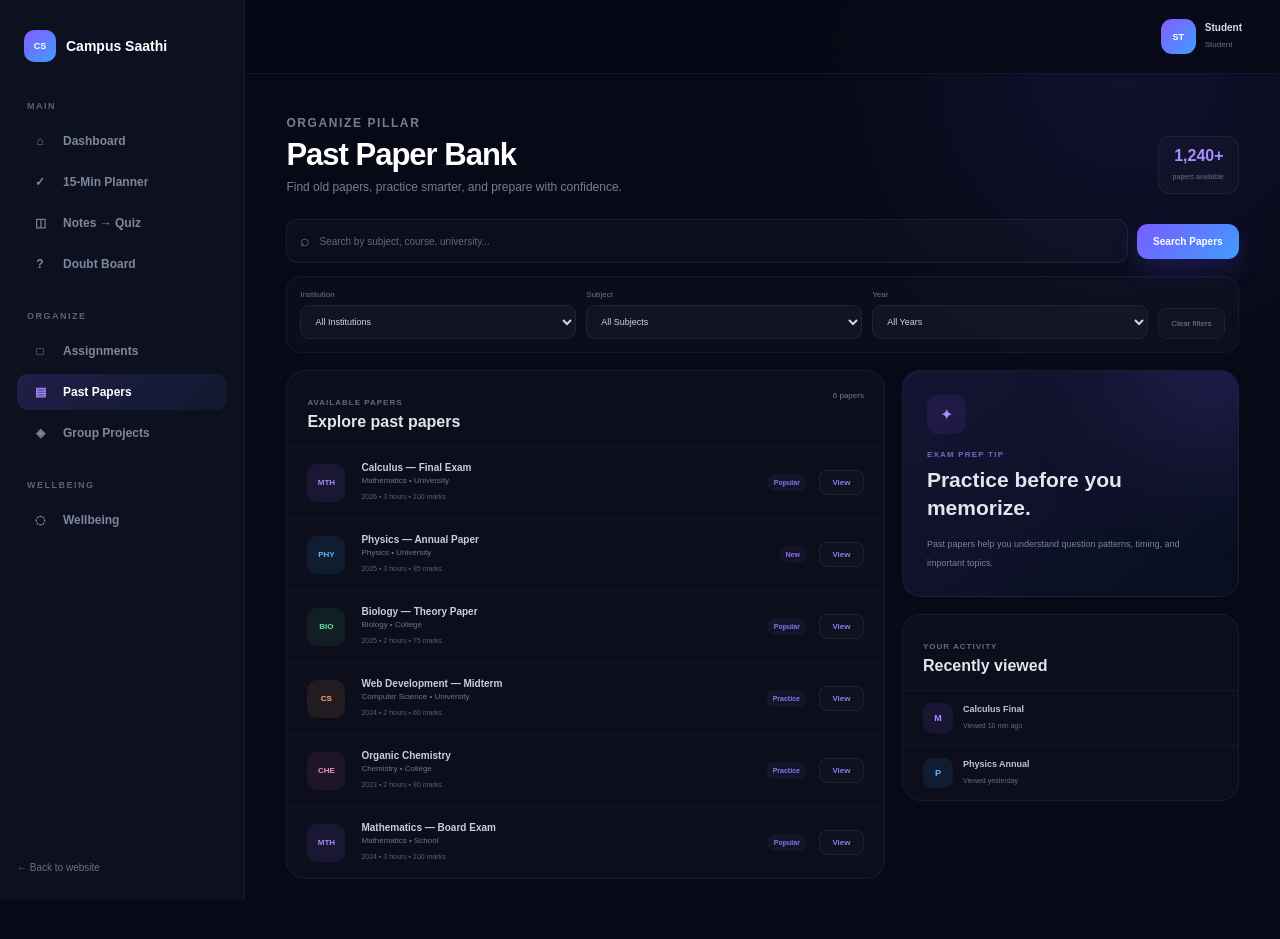
<file: past-papers.html>
<!DOCTYPE html>
<html lang="en">
<head>
    <meta charset="UTF-8">
    <meta name="viewport" content="width=device-width, initial-scale=1.0">

    <title>Past Paper Bank | Campus Saathi</title>

    <link rel="stylesheet" href="css/past-papers.css">
</head>

<body>

    <!-- SIDEBAR -->
    <aside class="sidebar">

        <button class="mobile-close-btn" id="mobileCloseBtn">
            ×
        </button>

        <a href="index.html" class="sidebar-logo">
            <span>CS</span>
            Campus Saathi
        </a>

        <nav class="sidebar-nav">

            <p class="nav-title">MAIN</p>

            <a href="dashboard.html" class="nav-link">
                <span>⌂</span>
                Dashboard
            </a>

            <a href="planner.html" class="nav-link">
                <span>✓</span>
                15-Min Planner
            </a>

            <a href="quiz.html" class="nav-link">
                <span>◫</span>
                Notes → Quiz
            </a>

            <a href="doubts.html" class="nav-link">
                <span>?</span>
                Doubt Board
            </a>

            <p class="nav-title second-title">ORGANIZE</p>

            <a href="assignments.html" class="nav-link">
                <span>□</span>
                Assignments
            </a>

            <a href="past-papers.html" class="nav-link active">
                <span>▤</span>
                Past Papers
            </a>

            <a href="projects.html" class="nav-link">
                <span>◈</span>
                Group Projects
            </a>

            <p class="nav-title second-title">WELLBEING</p>

            <a href="wellbeing.html" class="nav-link">
                <span>◌</span>
                Wellbeing
            </a>

        </nav>

        <div class="sidebar-bottom">

            <a href="index.html" class="back-home">
                ← Back to website
            </a>

        </div>

    </aside>


    <!-- MAIN -->
    <main class="app-main">

        <header class="topbar">

            <button class="mobile-menu-btn" id="mobileMenuBtn">
                ☰
            </button>

            <div class="mobile-brand">
                Campus<span>Saathi</span>
            </div>


            <!-- USER PROFILE -->
            <div class="user-profile">

                <div class="avatar" id="userAvatar">
                    ST
                </div>

                <div>
                    <strong id="userProfileName">
                        Student
                    </strong>

                    <small>
                        Student
                    </small>
                </div>

            </div>

        </header>


        <section class="papers-content">


            <!-- HEADER -->
            <div class="page-header">

                <div>

                    <p class="eyebrow">
                        ORGANIZE PILLAR
                    </p>

                    <h1>
                        Past Paper Bank
                    </h1>

                    <p>
                        Find old papers, practice smarter, and prepare with confidence.
                    </p>

                </div>


                <div class="paper-stat-badge">

                    <strong>
                        1,240+
                    </strong>

                    <span>
                        papers available
                    </span>

                </div>

            </div>


            <!-- SEARCH -->
            <div class="search-panel">

                <div class="search-box">

                    <span>
                        ⌕
                    </span>

                    <input
                        type="text"
                        id="paperSearch"
                        placeholder="Search by subject, course, university..."
                    >

                </div>


                <button
                    class="search-btn"
                    id="searchBtn"
                >
                    Search Papers
                </button>

            </div>


            <!-- FILTERS -->
            <div class="filters-panel">


                <div class="filter-group">

                    <label for="institution">
                        Institution
                    </label>

                    <select id="institution">

                        <option value="all">
                            All Institutions
                        </option>

                        <option value="university">
                            University
                        </option>

                        <option value="college">
                            College
                        </option>

                        <option value="school">
                            School
                        </option>

                    </select>

                </div>


                <div class="filter-group">

                    <label for="subject">
                        Subject
                    </label>

                    <select id="subject">

                        <option value="all">
                            All Subjects
                        </option>

                        <option value="mathematics">
                            Mathematics
                        </option>

                        <option value="physics">
                            Physics
                        </option>

                        <option value="biology">
                            Biology
                        </option>

                        <option value="computer">
                            Computer Science
                        </option>

                        <option value="chemistry">
                            Chemistry
                        </option>

                    </select>

                </div>


                <div class="filter-group">

                    <label for="year">
                        Year
                    </label>

                    <select id="year">

                        <option value="all">
                            All Years
                        </option>

                        <option value="2026">
                            2026
                        </option>

                        <option value="2025">
                            2025
                        </option>

                        <option value="2024">
                            2024
                        </option>

                        <option value="2023">
                            2023
                        </option>

                        <option value="2022">
                            2022
                        </option>

                    </select>

                </div>


                <button
                    class="clear-filter"
                    id="clearFilters"
                >
                    Clear filters
                </button>

            </div>


            <!-- PAPER CONTENT -->
            <div class="paper-layout">


                <!-- PAPERS -->
                <div class="papers-panel">

                    <div class="panel-heading">

                        <div>

                            <small>
                                AVAILABLE PAPERS
                            </small>

                            <h2>
                                Explore past papers
                            </h2>

                        </div>

                        <span id="paperCount">
                            6 papers
                        </span>

                    </div>


                    <div
                        class="paper-list"
                        id="paperList"
                    >


                        <!-- PAPER 1 -->
                        <article
                            class="paper-card"
                            data-institution="university"
                            data-subject="mathematics"
                            data-year="2026"
                        >

                            <div class="paper-icon purple">
                                MTH
                            </div>

                            <div class="paper-info">

                                <strong>
                                    Calculus — Final Exam
                                </strong>

                                <span>
                                    Mathematics • University
                                </span>

                                <small>
                                    2026 • 3 hours • 100 marks
                                </small>

                            </div>

                            <span class="paper-badge">
                                Popular
                            </span>

                            <button class="view-paper">
                                View
                            </button>

                        </article>


                        <!-- PAPER 2 -->
                        <article
                            class="paper-card"
                            data-institution="university"
                            data-subject="physics"
                            data-year="2025"
                        >

                            <div class="paper-icon blue">
                                PHY
                            </div>

                            <div class="paper-info">

                                <strong>
                                    Physics — Annual Paper
                                </strong>

                                <span>
                                    Physics • University
                                </span>

                                <small>
                                    2025 • 3 hours • 85 marks
                                </small>

                            </div>

                            <span class="paper-badge">
                                New
                            </span>

                            <button class="view-paper">
                                View
                            </button>

                        </article>


                        <!-- PAPER 3 -->
                        <article
                            class="paper-card"
                            data-institution="college"
                            data-subject="biology"
                            data-year="2025"
                        >

                            <div class="paper-icon green">
                                BIO
                            </div>

                            <div class="paper-info">

                                <strong>
                                    Biology — Theory Paper
                                </strong>

                                <span>
                                    Biology • College
                                </span>

                                <small>
                                    2025 • 2 hours • 75 marks
                                </small>

                            </div>

                            <span class="paper-badge">
                                Popular
                            </span>

                            <button class="view-paper">
                                View
                            </button>

                        </article>


                        <!-- PAPER 4 -->
                        <article
                            class="paper-card"
                            data-institution="university"
                            data-subject="computer"
                            data-year="2024"
                        >

                            <div class="paper-icon orange">
                                CS
                            </div>

                            <div class="paper-info">

                                <strong>
                                    Web Development — Midterm
                                </strong>

                                <span>
                                    Computer Science • University
                                </span>

                                <small>
                                    2024 • 2 hours • 60 marks
                                </small>

                            </div>

                            <span class="paper-badge">
                                Practice
                            </span>

                            <button class="view-paper">
                                View
                            </button>

                        </article>


                        <!-- PAPER 5 -->
                        <article
                            class="paper-card"
                            data-institution="college"
                            data-subject="chemistry"
                            data-year="2023"
                        >

                            <div class="paper-icon pink">
                                CHE
                            </div>

                            <div class="paper-info">

                                <strong>
                                    Organic Chemistry
                                </strong>

                                <span>
                                    Chemistry • College
                                </span>

                                <small>
                                    2023 • 2 hours • 80 marks
                                </small>

                            </div>

                            <span class="paper-badge">
                                Practice
                            </span>

                            <button class="view-paper">
                                View
                            </button>

                        </article>


                        <!-- PAPER 6 -->
                        <article
                            class="paper-card"
                            data-institution="school"
                            data-subject="mathematics"
                            data-year="2024"
                        >

                            <div class="paper-icon purple">
                                MTH
                            </div>

                            <div class="paper-info">

                                <strong>
                                    Mathematics — Board Exam
                                </strong>

                                <span>
                                    Mathematics • School
                                </span>

                                <small>
                                    2024 • 3 hours • 100 marks
                                </small>

                            </div>

                            <span class="paper-badge">
                                Popular
                            </span>

                            <button class="view-paper">
                                View
                            </button>

                        </article>

                    </div>

                </div>


                <!-- SIDE -->
                <aside class="paper-sidebar">


                    <!-- STUDY CARD -->
                    <div class="study-card">

                        <span class="study-icon">
                            ✦
                        </span>

                        <p>
                            EXAM PREP TIP
                        </p>

                        <h2>
                            Practice before you memorize.
                        </h2>

                        <span>
                            Past papers help you understand question patterns,
                            timing, and important topics.
                        </span>

                    </div>


                    <!-- RECENT CARD -->
                    <div class="recent-card">

                        <div class="side-title">

                            <div>

                                <small>
                                    YOUR ACTIVITY
                                </small>

                                <h2>
                                    Recently viewed
                                </h2>

                            </div>

                        </div>


                        <div class="recent-item">

                            <span class="recent-icon purple">
                                M
                            </span>

                            <div>

                                <strong>
                                    Calculus Final
                                </strong>

                                <small>
                                    Viewed 10 min ago
                                </small>

                            </div>

                        </div>


                        <div class="recent-item">

                            <span class="recent-icon blue">
                                P
                            </span>

                            <div>

                                <strong>
                                    Physics Annual
                                </strong>

                                <small>
                                    Viewed yesterday
                                </small>

                            </div>

                        </div>

                    </div>

                </aside>

            </div>

        </section>

    </main>


    <!-- VIEW PAPER MODAL -->
    <div
        class="modal-overlay"
        id="paperModal"
    >

        <div class="modal">

            <button
                class="close-modal"
                id="closePaper"
            >
                ×
            </button>


            <div class="modal-icon">
                PDF
            </div>


            <p class="modal-label">
                PAPER PREVIEW
            </p>


            <h2 id="modalTitle">
                Calculus — Final Exam
            </h2>


            <p id="modalDetails">
                Mathematics • University • 2026
            </p>


            <div class="paper-preview">

                <div class="preview-line large"></div>

                <div class="preview-line"></div>

                <div class="preview-line"></div>

                <div class="preview-line short"></div>


                <div class="preview-question">
                    Question 01
                </div>


                <div class="preview-lines">

                    <span></span>
                    <span></span>
                    <span></span>

                </div>

            </div>


            <button
                class="download-btn"
                id="downloadPaper"
            >
                Download Paper
            </button>

        </div>

    </div>


    <!-- JAVASCRIPT -->
    <script src="js/script.js"></script>
    <script src="js/past-papers.js"></script>

</body>
</html>
</file>
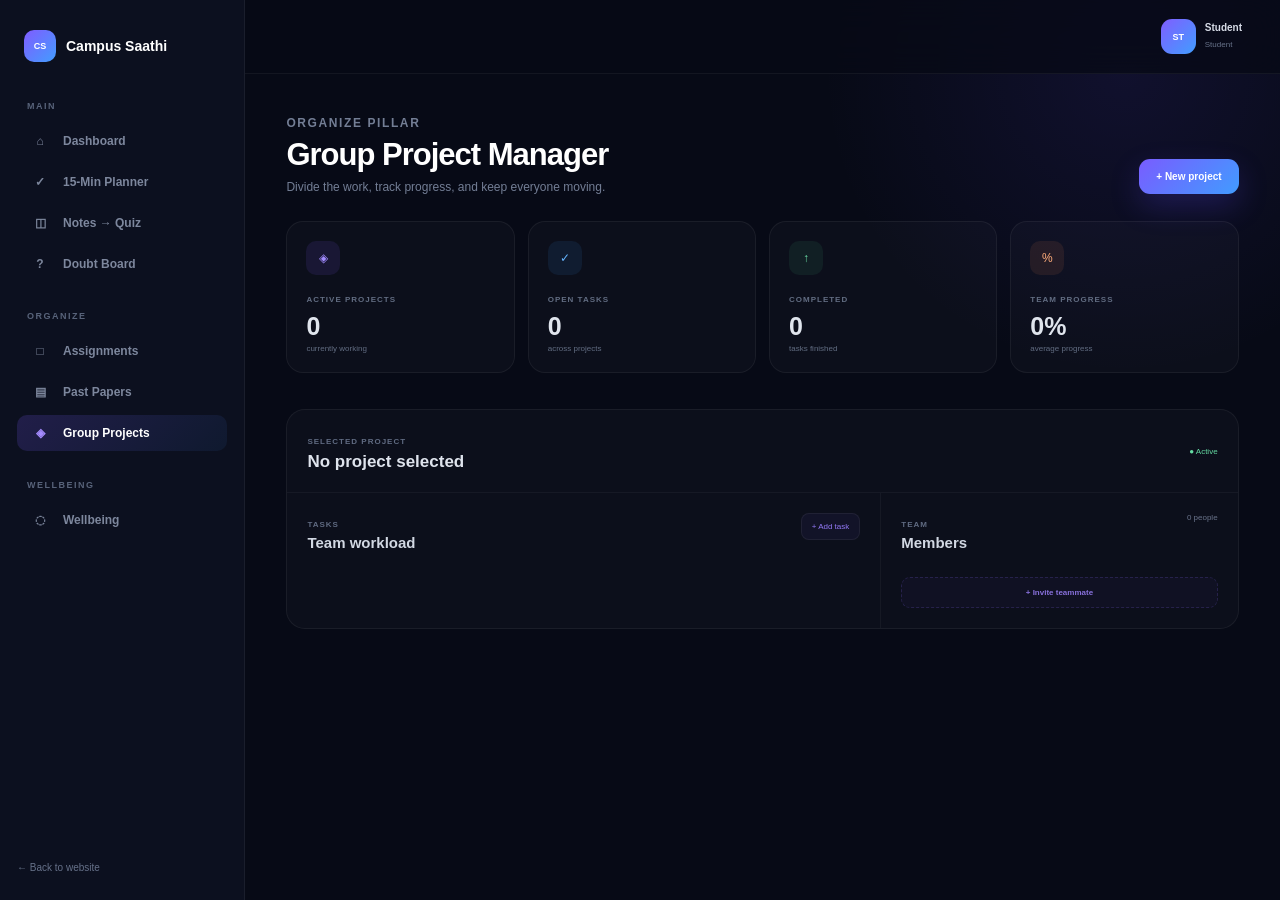
<file: projects.html>
<!DOCTYPE html>
<html lang="en">
<head>
    <meta charset="UTF-8">
    <meta name="viewport" content="width=device-width, initial-scale=1.0">

    <title>Group Projects | Campus Saathi</title>

    <link rel="stylesheet" href="css/projects.css">
</head>

<body>

    <!-- SIDEBAR -->
    <aside class="sidebar">

        <button class="mobile-close-btn" id="mobileCloseBtn">
            ×
        </button>

        <a href="index.html" class="sidebar-logo">
            <span>CS</span>
            Campus Saathi
        </a>

        <nav class="sidebar-nav">

            <p class="nav-title">MAIN</p>

            <a href="dashboard.html" class="nav-link">
                <span>⌂</span>
                Dashboard
            </a>

            <a href="planner.html" class="nav-link">
                <span>✓</span>
                15-Min Planner
            </a>

            <a href="quiz.html" class="nav-link">
                <span>◫</span>
                Notes → Quiz
            </a>

            <a href="doubts.html" class="nav-link">
                <span>?</span>
                Doubt Board
            </a>

            <p class="nav-title second-title">ORGANIZE</p>

            <a href="assignments.html" class="nav-link">
                <span>□</span>
                Assignments
            </a>

            <a href="past-papers.html" class="nav-link">
                <span>▤</span>
                Past Papers
            </a>

            <a href="projects.html" class="nav-link active">
                <span>◈</span>
                Group Projects
            </a>

            <p class="nav-title second-title">WELLBEING</p>

            <a href="wellbeing.html" class="nav-link">
                <span>◌</span>
                Wellbeing
            </a>

        </nav>

        <div class="sidebar-bottom">

            <a href="index.html" class="back-home">
                ← Back to website
            </a>

        </div>

    </aside>


    <!-- MAIN -->
    <main class="app-main">

        <header class="topbar">

            <button class="mobile-menu-btn" id="mobileMenuBtn">
                ☰
            </button>

            <div class="mobile-brand">
                Campus<span>Saathi</span>
            </div>

            <div class="user-profile">

                <div class="avatar" id="userAvatar">
                    ST
                </div>

                <div>

                    <strong id="userProfileName">
                        Student
                    </strong>

                    <small>
                        Student
                    </small>

                </div>

            </div>

        </header>


        <section class="project-content">

            <!-- HEADER -->
            <div class="page-header">

                <div>

                    <p class="eyebrow">
                        ORGANIZE PILLAR
                    </p>

                    <h1>
                        Group Project Manager
                    </h1>

                    <p>
                        Divide the work, track progress, and keep everyone moving.
                    </p>

                </div>

                <button
                    class="add-project-btn"
                    id="openProjectModal"
                >
                    + New project
                </button>

            </div>


            <!-- PROJECT SUMMARY -->
            <div class="summary-grid">

                <div class="summary-card">

                    <span class="summary-icon purple">
                        ◈
                    </span>

                    <small>
                        ACTIVE PROJECTS
                    </small>

                    <strong id="activeProjects">
                        0
                    </strong>

                    <p>
                        currently working
                    </p>

                </div>


                <div class="summary-card">

                    <span class="summary-icon blue">
                        ✓
                    </span>

                    <small>
                        OPEN TASKS
                    </small>

                    <strong id="openTasks">
                        0
                    </strong>

                    <p>
                        across projects
                    </p>

                </div>


                <div class="summary-card">

                    <span class="summary-icon green">
                        ↑
                    </span>

                    <small>
                        COMPLETED
                    </small>

                    <strong id="completedTasks">
                        0
                    </strong>

                    <p>
                        tasks finished
                    </p>

                </div>


                <div class="summary-card">

                    <span class="summary-icon orange">
                        %
                    </span>

                    <small>
                        TEAM PROGRESS
                    </small>

                    <strong id="teamProgress">
                        0%
                    </strong>

                    <p>
                        average progress
                    </p>

                </div>

            </div>


            <!-- PROJECT GRID -->
            <div
                class="project-grid"
                id="projectGrid"
            ></div>


            <!-- SELECTED PROJECT -->
            <div class="workspace-panel">

                <div class="workspace-header">

                    <div>

                        <small>
                            SELECTED PROJECT
                        </small>

                        <h2 id="selectedProjectName">
                            No project selected
                        </h2>

                    </div>

                    <span class="workspace-status">
                        ● Active
                    </span>

                </div>


                <div class="workspace-grid">


                    <!-- TASKS -->
                    <div class="tasks-area">

                        <div class="section-title">

                            <div>

                                <small>
                                    TASKS
                                </small>

                                <h3>
                                    Team workload
                                </h3>

                            </div>

                            <button id="addTaskBtn">
                                + Add task
                            </button>

                        </div>


                        <div id="taskList"></div>

                    </div>


                    <!-- TEAM -->
                    <div class="team-area">

                        <div class="section-title">

                            <div>

                                <small>
                                    TEAM
                                </small>

                                <h3>
                                    Members
                                </h3>

                            </div>

                            <span id="memberCount">
                                0 people
                            </span>

                        </div>


                        <div id="memberList"></div>


                        <button
                            class="invite-btn"
                            id="inviteMemberBtn"
                            type="button"
                        >
                            + Invite teammate
                        </button>

                    </div>

                </div>

            </div>

        </section>

    </main>


    <!-- NEW PROJECT MODAL -->
    <div
        class="modal-overlay"
        id="projectModal"
    >

        <div class="modal">

            <button
                class="close-modal"
                id="closeProjectModal"
            >
                ×
            </button>

            <div class="modal-icon">
                ◈
            </div>

            <p class="modal-label">
                NEW PROJECT
            </p>

            <h2>
                Start a group project
            </h2>

            <p class="modal-text">
                Create the project first. You can add teammates and tasks next.
            </p>


            <form id="projectForm">

                <label for="projectName">
                    Project name
                </label>

                <input
                    type="text"
                    id="projectName"
                    placeholder="e.g. Campus Website"
                    required
                >


                <label for="projectSubject">
                    Subject
                </label>

                <select id="projectSubject">

                    <option>
                        Computer Science
                    </option>

                    <option>
                        Mathematics
                    </option>

                    <option>
                        Biology
                    </option>

                    <option>
                        Physics
                    </option>

                    <option>
                        Chemistry
                    </option>

                    <option>
                        Other
                    </option>

                </select>


                <label for="projectDeadline">
                    Deadline
                </label>

                <input
                    type="date"
                    id="projectDeadline"
                    required
                >


                <button
                    type="submit"
                    class="submit-project"
                >
                    Create Project
                </button>

            </form>

        </div>

    </div>


    <!-- ADD TASK MODAL -->
    <div
        class="modal-overlay"
        id="taskModal"
    >

        <div class="modal">

            <button
                class="close-modal"
                id="closeTaskModal"
            >
                ×
            </button>

            <div class="modal-icon blue-icon">
                ✓
            </div>

            <p class="modal-label">
                NEW TASK
            </p>

            <h2>
                Add a team task
            </h2>

            <p class="modal-text">
                Give the task a clear name and assign it to a teammate.
            </p>


            <form id="taskForm">

                <label for="taskName">
                    Task name
                </label>

                <input
                    type="text"
                    id="taskName"
                    placeholder="e.g. Create presentation slides"
                    required
                >


                <label for="taskMember">
                    Assign to
                </label>

                <select id="taskMember"></select>


                <button
                    type="submit"
                    class="submit-project"
                >
                    Add Task
                </button>

            </form>

        </div>

    </div>


    <!-- INVITE MEMBER MODAL -->
    <div
        class="modal-overlay"
        id="memberModal"
    >

        <div class="modal">

            <button
                class="close-modal"
                id="closeMemberModal"
            >
                ×
            </button>

            <div class="modal-icon">
                +
            </div>

            <p class="modal-label">
                TEAM MEMBER
            </p>

            <h2>
                Add a teammate
            </h2>

            <p class="modal-text">
                Add a member to this project.
            </p>


            <form id="memberForm">

                <label for="memberName">
                    Member name
                </label>

                <input
                    type="text"
                    id="memberName"
                    placeholder="e.g. Ahmed"
                    required
                >


                <label for="memberRole">
                    Role
                </label>

                <input
                    type="text"
                    id="memberRole"
                    placeholder="e.g. UI Developer"
                    required
                >


                <button
                    type="submit"
                    class="submit-project"
                >
                    Add Member
                </button>

            </form>

        </div>

    </div>


    <!-- JAVASCRIPT -->
    <script src="js/script.js"></script>
    <script src="js/projects.js"></script>

</body>
</html>
</file>
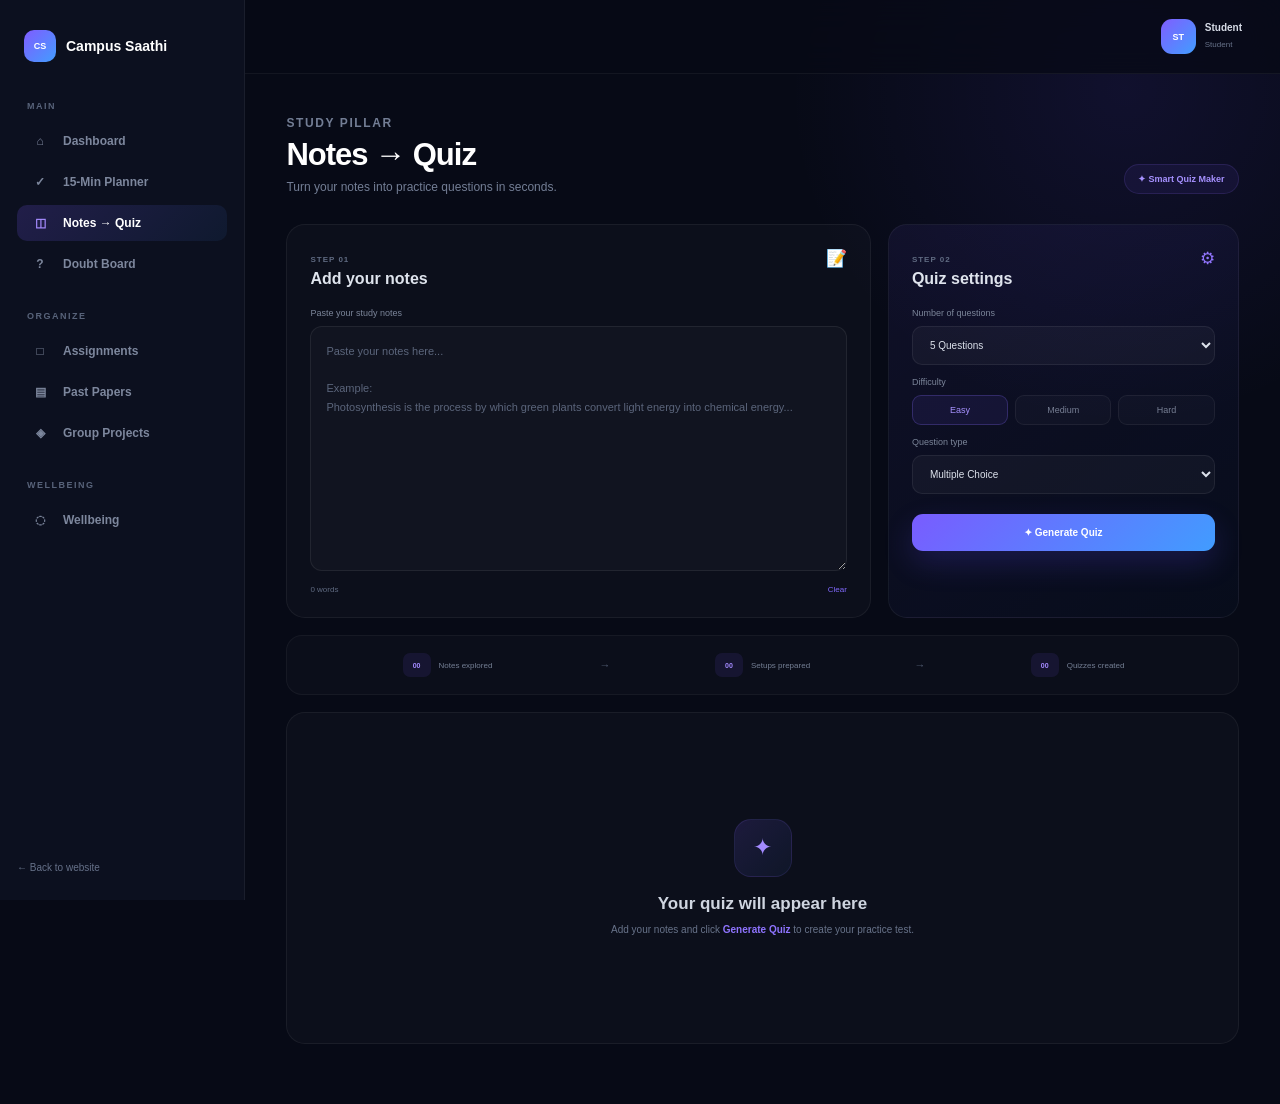
<file: quiz.html>
<!DOCTYPE html>
<html lang="en">
<head>
    <meta charset="UTF-8">
    <meta name="viewport" content="width=device-width, initial-scale=1.0">

    <title>Notes → Quiz | Campus Saathi</title>

    <link rel="stylesheet" href="css/quiz.css">
</head>

<body>

    <!-- SIDEBAR -->
    <aside class="sidebar">

        <button class="mobile-close-btn" id="mobileCloseBtn">
            ×
        </button>

        <a href="index.html" class="sidebar-logo">
            <span>CS</span>
            Campus Saathi
        </a>

        <nav class="sidebar-nav">

            <p class="nav-title">MAIN</p>

            <a href="dashboard.html" class="nav-link">
                <span>⌂</span>
                Dashboard
            </a>

            <a href="planner.html" class="nav-link">
                <span>✓</span>
                15-Min Planner
            </a>

            <a href="quiz.html" class="nav-link active">
                <span>◫</span>
                Notes → Quiz
            </a>

            <a href="doubts.html" class="nav-link">
                <span>?</span>
                Doubt Board
            </a>

            <p class="nav-title second-title">ORGANIZE</p>

            <a href="assignments.html" class="nav-link">
                <span>□</span>
                Assignments
            </a>

            <a href="past-papers.html" class="nav-link">
                <span>▤</span>
                Past Papers
            </a>

            <a href="projects.html" class="nav-link">
                <span>◈</span>
                Group Projects
            </a>

            <p class="nav-title second-title">WELLBEING</p>

            <a href="wellbeing.html" class="nav-link">
                <span>◌</span>
                Wellbeing
            </a>

        </nav>

        <div class="sidebar-bottom">

            <a href="index.html" class="back-home">
                ← Back to website
            </a>

        </div>

    </aside>


    <!-- MAIN -->
    <main class="app-main">

        <header class="topbar">

            <button class="mobile-menu-btn" id="mobileMenuBtn">
                ☰
            </button>

            <div class="mobile-brand">
                Campus<span>Saathi</span>
            </div>


            <!-- DYNAMIC USER PROFILE -->
            <div class="user-profile">

                <div class="avatar" id="userAvatar">
                    ST
                </div>

                <div>

                    <strong id="userProfileName">
                        Student
                    </strong>

                    <small>
                        Student
                    </small>

                </div>

            </div>

        </header>


        <section class="quiz-content">

            <!-- PAGE HEADER -->
            <div class="page-header">

                <div>

                    <p class="eyebrow">
                        STUDY PILLAR
                    </p>

                    <h1>
                        Notes → Quiz
                    </h1>

                    <p>
                        Turn your notes into practice questions in seconds.
                    </p>

                </div>

                <div class="ai-badge">
                    ✦ Smart Quiz Maker
                </div>

            </div>


            <!-- MAIN BUILDER -->
            <div class="builder-grid">

                <!-- NOTES INPUT -->
                <div class="panel notes-panel">

                    <div class="panel-heading">

                        <div>

                            <small>
                                STEP 01
                            </small>

                            <h2>
                                Add your notes
                            </h2>

                        </div>

                        <span>
                            📝
                        </span>

                    </div>


                    <label for="notesInput">
                        Paste your study notes
                    </label>

                    <textarea
                        id="notesInput"
                        placeholder="Paste your notes here...

Example:
Photosynthesis is the process by which green plants convert light energy into chemical energy..."
                    ></textarea>


                    <div class="notes-footer">

                        <span id="wordCount">
                            0 words
                        </span>

                        <button
                            type="button"
                            id="clearNotes"
                            class="text-btn"
                        >
                            Clear
                        </button>

                    </div>

                </div>


                <!-- QUIZ SETTINGS -->
                <div class="panel settings-panel">

                    <div class="panel-heading">

                        <div>

                            <small>
                                STEP 02
                            </small>

                            <h2>
                                Quiz settings
                            </h2>

                        </div>

                        <span>
                            ⚙
                        </span>

                    </div>


                    <label for="questionCount">
                        Number of questions
                    </label>

                    <select id="questionCount">

                        <option value="5">
                            5 Questions
                        </option>

                        <option value="10">
                            10 Questions
                        </option>

                        <option value="15">
                            15 Questions
                        </option>

                    </select>


                    <label for="difficulty">
                        Difficulty
                    </label>

                    <div class="difficulty-options">

                        <button
                            type="button"
                            class="difficulty active"
                            data-level="Easy"
                        >
                            Easy
                        </button>

                        <button
                            type="button"
                            class="difficulty"
                            data-level="Medium"
                        >
                            Medium
                        </button>

                        <button
                            type="button"
                            class="difficulty"
                            data-level="Hard"
                        >
                            Hard
                        </button>

                    </div>


                    <label for="quizType">
                        Question type
                    </label>

                    <select id="quizType">

                        <option value="multiple">
                            Multiple Choice
                        </option>

                        <option value="truefalse">
                            True / False
                        </option>

                        <option value="mixed">
                            Mixed Questions
                        </option>

                    </select>


                    <button
                        type="button"
                        id="generateQuiz"
                        class="generate-btn"
                    >
                        ✦ Generate Quiz
                    </button>

                </div>

            </div>


            <!-- HOW IT WORKS -->
            <div class="info-strip">

                <div class="info-step">

                    <span>
                        01
                    </span>

                    <p>
                        Paste notes
                    </p>

                </div>


                <div class="info-arrow">
                    →
                </div>


                <div class="info-step">

                    <span>
                        02
                    </span>

                    <p>
                        Choose settings
                    </p>

                </div>


                <div class="info-arrow">
                    →
                </div>


                <div class="info-step">

                    <span>
                        03
                    </span>

                    <p>
                        Generate quiz
                    </p>

                </div>

            </div>


            <!-- QUIZ AREA -->
            <div
                class="quiz-result panel"
                id="quizResult"
            >

                <div class="result-empty">

                    <div class="empty-icon">
                        ✦
                    </div>

                    <h2>
                        Your quiz will appear here
                    </h2>

                    <p>
                        Add your notes and click
                        <strong>
                            Generate Quiz
                        </strong>
                        to create your practice test.
                    </p>

                </div>

            </div>

        </section>

    </main>


    <!-- JAVASCRIPT -->
    <script src="js/script.js"></script>
    <script src="js/quiz.js"></script>

</body>
</html>
</file>
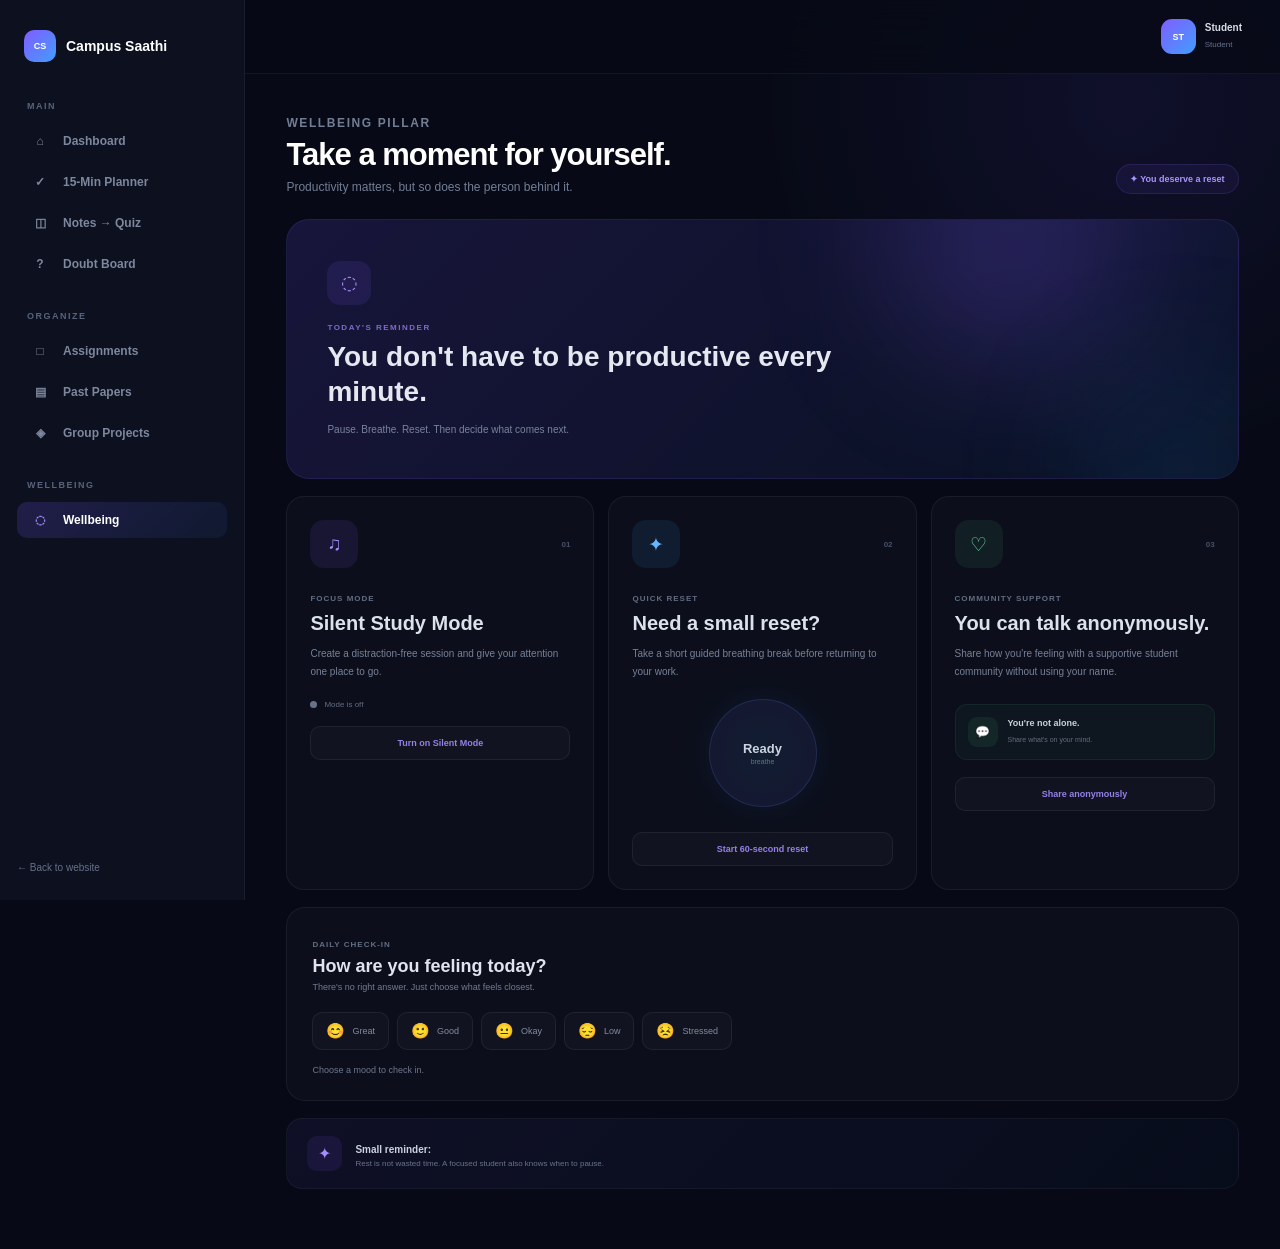
<file: wellbeing.html>
<!DOCTYPE html>
<html lang="en">
<head>
    <meta charset="UTF-8">
    <meta name="viewport" content="width=device-width, initial-scale=1.0">

    <title>Wellbeing | Campus Saathi</title>

    <link rel="stylesheet" href="css/wellbeing.css">
</head>

<body>

    <!-- SIDEBAR -->
    <aside class="sidebar">

        <button class="mobile-close-btn" id="mobileCloseBtn">
            ×
        </button>

        <a href="index.html" class="sidebar-logo">
            <span>CS</span>
            Campus Saathi
        </a>

        <nav class="sidebar-nav">

            <p class="nav-title">MAIN</p>

            <a href="dashboard.html" class="nav-link">
                <span>⌂</span>
                Dashboard
            </a>

            <a href="planner.html" class="nav-link">
                <span>✓</span>
                15-Min Planner
            </a>

            <a href="quiz.html" class="nav-link">
                <span>◫</span>
                Notes → Quiz
            </a>

            <a href="doubts.html" class="nav-link">
                <span>?</span>
                Doubt Board
            </a>

            <p class="nav-title second-title">ORGANIZE</p>

            <a href="assignments.html" class="nav-link">
                <span>□</span>
                Assignments
            </a>

            <a href="past-papers.html" class="nav-link">
                <span>▤</span>
                Past Papers
            </a>

            <a href="projects.html" class="nav-link">
                <span>◈</span>
                Group Projects
            </a>

            <p class="nav-title second-title">WELLBEING</p>

            <a href="wellbeing.html" class="nav-link active">
                <span>◌</span>
                Wellbeing
            </a>

        </nav>

        <div class="sidebar-bottom">

            <a href="index.html" class="back-home">
                ← Back to website
            </a>

        </div>

    </aside>


    <!-- MAIN -->
    <main class="app-main">

        <header class="topbar">

            <button class="mobile-menu-btn" id="mobileMenuBtn">
                ☰
            </button>

            <div class="mobile-brand">
                Campus<span>Saathi</span>
            </div>


            <!-- USER PROFILE -->
            <div class="user-profile">

                <div class="avatar" id="userAvatar">
                    ST
                </div>

                <div>
                    <strong id="userProfileName">
                        Student
                    </strong>

                    <small>
                        Student
                    </small>
                </div>

            </div>

        </header>


        <section class="wellbeing-content">


            <!-- HEADER -->
            <div class="page-header">

                <div>

                    <p class="eyebrow">
                        WELLBEING PILLAR
                    </p>

                    <h1>
                        Take a moment for yourself.
                    </h1>

                    <p>
                        Productivity matters, but so does the person behind it.
                    </p>

                </div>

                <div class="mood-badge">
                    ✦ You deserve a reset
                </div>

            </div>


            <!-- HERO CARD -->
            <div class="wellbeing-hero">

                <div class="hero-orb orb-one"></div>
                <div class="hero-orb orb-two"></div>

                <div class="hero-content">

                    <span class="hero-icon">
                        ◌
                    </span>

                    <p>
                        TODAY'S REMINDER
                    </p>

                    <h2>
                        You don't have to be
                        productive every minute.
                    </h2>

                    <span>
                        Pause. Breathe. Reset. Then decide what comes next.
                    </span>

                </div>

            </div>


            <!-- FEATURE GRID -->
            <div class="feature-grid">


                <!-- SILENT STUDY -->
                <div class="wellbeing-card silent-card">

                    <div class="card-top">

                        <div class="feature-icon purple">
                            ♫
                        </div>

                        <span class="feature-number">
                            01
                        </span>

                    </div>

                    <small class="card-label">
                        FOCUS MODE
                    </small>

                    <h2>
                        Silent Study Mode
                    </h2>

                    <p>
                        Create a distraction-free session and
                        give your attention one place to go.
                    </p>

                    <div class="mode-status" id="silentStatus">

                        <span></span>
                        Mode is off

                    </div>

                    <button
                        class="feature-btn"
                        id="silentToggle"
                    >
                        Turn on Silent Mode
                    </button>

                </div>


                <!-- QUICK RESET -->
                <div class="wellbeing-card reset-card">

                    <div class="card-top">

                        <div class="feature-icon blue">
                            ✦
                        </div>

                        <span class="feature-number">
                            02
                        </span>

                    </div>

                    <small class="card-label">
                        QUICK RESET
                    </small>

                    <h2>
                        Need a small reset?
                    </h2>

                    <p>
                        Take a short guided breathing break
                        before returning to your work.
                    </p>

                    <div
                        class="breathing-circle"
                        id="breathingCircle"
                    >

                        <div>

                            <strong id="breathingText">
                                Ready
                            </strong>

                            <small>
                                breathe
                            </small>

                        </div>

                    </div>

                    <button
                        class="feature-btn"
                        id="resetBtn"
                    >
                        Start 60-second reset
                    </button>

                </div>


                <!-- SUPPORT -->
                <div class="wellbeing-card support-card">

                    <div class="card-top">

                        <div class="feature-icon green">
                            ♡
                        </div>

                        <span class="feature-number">
                            03
                        </span>

                    </div>

                    <small class="card-label">
                        COMMUNITY SUPPORT
                    </small>

                    <h2>
                        You can talk anonymously.
                    </h2>

                    <p>
                        Share how you're feeling with a supportive
                        student community without using your name.
                    </p>

                    <div class="support-box">

                        <span>
                            💬
                        </span>

                        <div>

                            <strong>
                                You're not alone.
                            </strong>

                            <small>
                                Share what's on your mind.
                            </small>

                        </div>

                    </div>

                    <button
                        class="feature-btn"
                        id="supportBtn"
                    >
                        Share anonymously
                    </button>

                </div>

            </div>


            <!-- DAILY CHECK-IN -->
            <div class="checkin-panel">

                <div class="checkin-text">

                    <small>
                        DAILY CHECK-IN
                    </small>

                    <h2>
                        How are you feeling today?
                    </h2>

                    <p>
                        There's no right answer. Just choose what feels closest.
                    </p>

                </div>


                <div class="mood-options">

                    <button
                        class="mood-option"
                        data-mood="Great"
                    >
                        <span>😊</span>
                        Great
                    </button>

                    <button
                        class="mood-option"
                        data-mood="Good"
                    >
                        <span>🙂</span>
                        Good
                    </button>

                    <button
                        class="mood-option"
                        data-mood="Okay"
                    >
                        <span>😐</span>
                        Okay
                    </button>

                    <button
                        class="mood-option"
                        data-mood="Low"
                    >
                        <span>😔</span>
                        Low
                    </button>

                    <button
                        class="mood-option"
                        data-mood="Stressed"
                    >
                        <span>😣</span>
                        Stressed
                    </button>

                </div>


                <div
                    class="checkin-result"
                    id="checkinResult"
                >
                    Choose a mood to check in.
                </div>

            </div>


            <!-- SUPPORT MESSAGE -->
            <div class="support-message">

                <div class="message-icon">
                    ✦
                </div>

                <div>

                    <strong>
                        Small reminder:
                    </strong>

                    <p>
                        Rest is not wasted time. A focused student also knows
                        when to pause.
                    </p>

                </div>

            </div>

        </section>

    </main>


    <!-- SUPPORT MODAL -->
    <div
        class="modal-overlay"
        id="supportModal"
    >

        <div class="modal">

            <button
                class="close-modal"
                id="closeSupport"
            >
                ×
            </button>

            <div class="modal-icon">
                ♡
            </div>

            <p class="modal-label">
                ANONYMOUS SUPPORT
            </p>

            <h2>
                What's on your mind?
            </h2>

            <p class="modal-text">
                Your message will be shared anonymously.
            </p>

            <form id="supportForm">

                <textarea
                    id="supportInput"
                    placeholder="Write anything you feel comfortable sharing..."
                    required
                ></textarea>

                <button
                    type="submit"
                    class="submit-support"
                >
                    Share anonymously
                </button>

            </form>

        </div>

    </div>


    <!-- JAVASCRIPT -->
    <script src="js/script.js"></script>
    <script src="js/wellbeing.js"></script>

</body>
</html>
</file>
<file: css/style.css>
/* =====================================================
   CAMPUS SAATHI V1
   PREMIUM MODERN STUDENT APP UI
===================================================== */

@import url('https://fonts.googleapis.com/css2?family=Inter:wght@400;500;600;700;800&family=Plus+Jakarta+Sans:wght@500;600;700;800&display=swap');


/* =====================================================
   RESET
===================================================== */

* {
    margin: 0;
    padding: 0;
    box-sizing: border-box;
}

html {
    scroll-behavior: smooth;
}

body {
    font-family: "Inter", sans-serif;
    background: #070a16;
    color: #ffffff;
    line-height: 1.6;
    overflow-x: hidden;
}

a {
    color: inherit;
    text-decoration: none;
}

button,
a {
    -webkit-tap-highlight-color: transparent;
}

.container {
    width: min(1180px, 90%);
    margin: auto;
}


/* =====================================================
   GLOBAL BACKGROUND GLOWS
===================================================== */

body::before {
    content: "";

    position: fixed;

    width: 500px;
    height: 500px;

    top: -180px;
    left: -220px;

    border-radius: 50%;

    background: rgba(110, 76, 255, 0.13);

    filter: blur(120px);

    pointer-events: none;

    z-index: -10;
}


body::after {
    content: "";

    position: fixed;

    width: 450px;
    height: 450px;

    right: -200px;
    bottom: -100px;

    border-radius: 50%;

    background: rgba(37, 143, 255, 0.10);

    filter: blur(120px);

    pointer-events: none;

    z-index: -10;
}


/* =====================================================
   HEADER
===================================================== */

.header {
    position: sticky;

    top: 0;

    z-index: 1000;

    background: rgba(7, 10, 22, 0.75);

    backdrop-filter: blur(22px);

    border-bottom:
        1px solid rgba(255, 255, 255, 0.06);
}


.nav-container {
    min-height: 78px;

    display: flex;

    align-items: center;

    justify-content: space-between;

    gap: 30px;
}


.logo {
    font-family: "Plus Jakarta Sans", sans-serif;

    font-size: 25px;

    font-weight: 800;

    letter-spacing: -0.8px;
}


.logo span {
    background:
        linear-gradient(
            90deg,
            #a281ff,
            #48a9ff
        );

    -webkit-background-clip: text;
    -webkit-text-fill-color: transparent;
}


.navbar {
    display: flex;

    align-items: center;

    gap: 32px;
}


.navbar a {
    position: relative;

    color: #929bb0;

    font-size: 13px;

    font-weight: 600;

    transition: 0.3s ease;
}


.navbar a::after {
    content: "";

    position: absolute;

    width: 0;
    height: 2px;

    left: 0;
    bottom: -8px;

    border-radius: 10px;

    background:
        linear-gradient(
            90deg,
            #8b68ff,
            #48a9ff
        );

    transition: 0.3s;
}


.navbar a:hover {
    color: #ffffff;
}


.navbar a:hover::after {
    width: 100%;
}


.nav-btn {
    padding: 11px 19px;

    border-radius: 12px;

    background:
        linear-gradient(
            135deg,
            #795cff,
            #3f96ff
        );

    color: #ffffff;

    font-size: 13px;

    font-weight: 700;

    box-shadow:
        0 10px 28px rgba(93, 74, 255, 0.22);

    transition: 0.35s ease;
}


.nav-btn:hover {
    transform: translateY(-2px);

    box-shadow:
        0 14px 32px rgba(93, 74, 255, 0.38);
}


/* =====================================================
   HERO
===================================================== */

.hero {
    position: relative;

    min-height: 820px;

    display: flex;

    align-items: center;

    padding: 100px 0 110px;

    overflow: hidden;

    background:
        radial-gradient(
            circle at 75% 25%,
            rgba(113, 77, 255, 0.19),
            transparent 24%
        ),
        radial-gradient(
            circle at 95% 75%,
            rgba(45, 147, 255, 0.12),
            transparent 22%
        );
}


.hero-grid {
    position: absolute;

    inset: 0;

    background-image:
        linear-gradient(
            rgba(255,255,255,0.022) 1px,
            transparent 1px
        ),
        linear-gradient(
            90deg,
            rgba(255,255,255,0.022) 1px,
            transparent 1px
        );

    background-size: 72px 72px;

    mask-image:
        linear-gradient(
            to bottom,
            black 15%,
            transparent 88%
        );
}


.hero-content {
    position: relative;

    z-index: 5;

    display: grid;

    grid-template-columns:
        0.92fr 1.08fr;

    align-items: center;

    gap: 65px;
}


/* =====================================================
   HERO BACKGROUND GLOWS
===================================================== */

.hero-glow {
    position: absolute;

    border-radius: 50%;

    filter: blur(105px);

    pointer-events: none;
}


.glow-1 {
    width: 400px;
    height: 400px;

    top: 80px;
    right: 16%;

    background:
        rgba(121, 82, 255, 0.16);
}


.glow-2 {
    width: 280px;
    height: 280px;

    bottom: 20px;
    right: 2%;

    background:
        rgba(41, 143, 255, 0.12);
}


/* =====================================================
   HERO TEXT
===================================================== */

.hero-text {
    animation:
        heroTextIn 0.9s ease both;
}


.hero-badge {
    width: fit-content;

    display: flex;

    align-items: center;

    gap: 9px;

    margin-bottom: 24px;

    padding: 8px 13px;

    border-radius: 40px;

    background:
        rgba(123, 89, 255, 0.08);

    border:
        1px solid rgba(142, 112, 255, 0.22);

    color: #b9a7ff;

    font-size: 10px;

    font-weight: 700;

    backdrop-filter: blur(12px);
}


.badge-dot {
    width: 7px;
    height: 7px;

    border-radius: 50%;

    background: #8e6aff;

    box-shadow:
        0 0 14px #8e6aff;

    animation:
        pulseDot 1.8s ease infinite;
}


.hero h1 {
    max-width: 650px;

    font-family:
        "Plus Jakarta Sans",
        sans-serif;

    font-size:
        clamp(50px, 6vw, 78px);

    line-height: 1.02;

    letter-spacing: -3.6px;

    margin-bottom: 24px;
}


.hero h1 span {
    display: block;

    background:
        linear-gradient(
            90deg,
            #9f7cff,
            #708aff,
            #43b4ff
        );

    background-size: 200% auto;

    -webkit-background-clip: text;

    -webkit-text-fill-color: transparent;

    animation:
        movingGradient 5s linear infinite;
}


.hero-description {
    max-width: 590px;

    color: #8993aa;

    font-size: 15px;

    line-height: 1.85;

    margin-bottom: 31px;
}


.hero-buttons {
    display: flex;

    flex-wrap: wrap;

    gap: 13px;
}


/* =====================================================
   BUTTONS
===================================================== */

.primary-btn {
    display: inline-flex;

    align-items: center;

    justify-content: center;

    gap: 11px;

    padding: 14px 20px;

    border-radius: 13px;

    color: #ffffff;

    font-size: 13px;

    font-weight: 700;

    background:
        linear-gradient(
            135deg,
            #795cff,
            #3e96ff
        );

    box-shadow:
        0 12px 34px rgba(94, 76, 255, 0.25);

    transition: 0.35s ease;
}


.primary-btn:hover {
    transform: translateY(-4px);

    box-shadow:
        0 18px 45px rgba(94, 76, 255, 0.43);
}


.primary-btn span {
    font-size: 17px;

    transition:
        transform 0.3s ease;
}


.primary-btn:hover span {
    transform: translateX(4px);
}


.secondary-btn {
    display: inline-flex;

    align-items: center;

    justify-content: center;

    padding: 13px 18px;

    border-radius: 13px;

    color: #c7cedd;

    background:
        rgba(255,255,255,0.03);

    border:
        1px solid rgba(255,255,255,0.09);

    font-size: 13px;

    font-weight: 700;

    backdrop-filter: blur(15px);

    transition: 0.35s ease;
}


.secondary-btn:hover {
    transform: translateY(-3px);

    border-color:
        rgba(142, 112, 255, 0.35);

    background:
        rgba(120, 86, 255, 0.08);
}


/* =====================================================
   HERO TRUST
===================================================== */

.hero-trust {
    display: flex;

    align-items: center;

    gap: 13px;

    margin-top: 29px;
}


.trust-avatars {
    display: flex;
}


.trust-avatars span {
    width: 29px;
    height: 29px;

    display: grid;

    place-items: center;

    margin-left: -6px;

    border-radius: 50%;

    background:
        linear-gradient(
            135deg,
            #8d67ff,
            #3f9eff
        );

    border:
        2px solid #070a16;

    color: white;

    font-size: 8px;

    font-weight: 800;
}


.trust-avatars span:first-child {
    margin-left: 0;
}


.trust-avatars span:last-child {
    color: #9da7bc;

    background:
        rgba(255,255,255,0.06);
}


.hero-trust strong {
    display: block;

    color: #cbd1de;

    font-size: 10px;
}


.hero-trust p {
    color: #68728a;

    font-size: 9px;
}


/* =====================================================
   HERO APP PREVIEW
===================================================== */

.hero-visual {
    position: relative;

    min-height: 560px;

    display: flex;

    align-items: center;

    justify-content: center;

    animation:
        appIn 1s ease 0.15s both;
}


/* =====================================================
   APP WINDOW
===================================================== */

.app-window {
    position: relative;

    width: 100%;

    max-width: 650px;

    border-radius: 24px;

    background:
        rgba(16, 21, 40, 0.82);

    border:
        1px solid rgba(255,255,255,0.10);

    box-shadow:
        0 40px 100px rgba(0,0,0,0.42),
        inset 0 1px 0 rgba(255,255,255,0.05);

    backdrop-filter: blur(26px);

    overflow: hidden;

    transform:
        perspective(1300px)
        rotateY(-5deg)
        rotateX(2deg);

    transition: 0.5s ease;
}


.app-window:hover {
    transform:
        perspective(1300px)
        rotateY(0)
        rotateX(0)
        translateY(-5px);
}


.app-window::before {
    content: "";

    position: absolute;

    top: 0;

    left: 18%;
    right: 18%;

    height: 1px;

    background:
        linear-gradient(
            90deg,
            transparent,
            #9a76ff,
            #49aaff,
            transparent
        );
}


/* =====================================================
   WINDOW HEADER
===================================================== */

.window-top {
    height: 52px;

    display: flex;

    align-items: center;

    justify-content: space-between;

    padding: 0 16px;

    border-bottom:
        1px solid rgba(255,255,255,0.05);
}


.window-dots {
    display: flex;

    gap: 5px;
}


.window-dots span {
    width: 7px;
    height: 7px;

    border-radius: 50%;

    background:
        rgba(255,255,255,0.18);
}


.window-title {
    color: #858fa6;

    font-size: 10px;

    font-weight: 700;
}


.window-profile {
    width: 27px;
    height: 27px;

    display: grid;

    place-items: center;

    border-radius: 8px;

    background:
        linear-gradient(
            135deg,
            #7d5cff,
            #439cff
        );

    color: white;

    font-size: 8px;

    font-weight: 800;
}


/* =====================================================
   DASHBOARD LAYOUT
===================================================== */

.dashboard-layout {
    display: grid;

    grid-template-columns: 55px 1fr;

    min-height: 475px;
}


/* =====================================================
   SIDEBAR
===================================================== */

.mini-sidebar {
    padding: 16px 8px;

    display: flex;

    align-items: center;

    flex-direction: column;

    gap: 13px;

    background:
        rgba(255,255,255,0.017);

    border-right:
        1px solid rgba(255,255,255,0.05);
}


.side-logo {
    width: 28px;
    height: 28px;

    display: grid;

    place-items: center;

    margin-bottom: 8px;

    border-radius: 8px;

    background:
        linear-gradient(
            135deg,
            #8c68ff,
            #3f9cff
        );

    color: white;

    font-size: 8px;

    font-weight: 800;
}


.side-nav {
    width: 29px;
    height: 29px;

    display: grid;

    place-items: center;

    border-radius: 8px;

    color: #606b83;

    font-size: 12px;

    transition: 0.3s ease;
}


.side-nav.active {
    color: #c6b4ff;

    background:
        rgba(126, 92, 255, 0.13);

    box-shadow:
        inset 0 0 0 1px
        rgba(126, 92, 255, 0.10);
}


.side-nav:hover {
    color: #aa91ff;

    transform:
        scale(1.08);
}


/* =====================================================
   MINI DASHBOARD
===================================================== */

.mini-dashboard {
    padding: 22px;
}


.mini-header {
    display: flex;

    align-items: flex-start;

    justify-content: space-between;

    gap: 15px;

    margin-bottom: 20px;
}


.mini-header small {
    color: #606b82;

    font-size: 8px;
}


.mini-header h3 {
    margin-top: 3px;

    color: #e3e8f2;

    font-family:
        "Plus Jakarta Sans",
        sans-serif;

    font-size: 15px;
}


.streak-pill {
    padding: 6px 9px;

    border-radius: 20px;

    background:
        rgba(126,91,255,0.07);

    border:
        1px solid
        rgba(139,111,255,0.14);

    color: #b7a6ff;

    font-size: 8px;

    font-weight: 700;
}


/* =====================================================
   DASHBOARD STATS
===================================================== */

.stats-row {
    display: grid;

    grid-template-columns:
        1.2fr 0.9fr 0.9fr;

    gap: 9px;

    margin-bottom: 12px;
}


.stat-card {
    padding: 13px;

    border-radius: 14px;

    background:
        rgba(255,255,255,0.032);

    border:
        1px solid rgba(255,255,255,0.05);

    transition: 0.3s ease;
}


.stat-card:hover {
    transform:
        translateY(-3px);

    border-color:
        rgba(143,113,255,0.18);
}


.purple-card {
    background:
        linear-gradient(
            135deg,
            rgba(120,88,255,0.13),
            rgba(58,148,255,0.045)
        );
}


.stat-card small {
    display: block;

    color: #66718a;

    font-size: 8px;

    margin-bottom: 7px;
}


.stat-card strong {
    display: block;

    color: #e3e8f1;

    font-size: 20px;
}


.stat-card p {
    color: #68738a;

    font-size: 7px;

    margin-top: 2px;
}


.mini-progress {
    height: 5px;

    margin-top: 9px;

    overflow: hidden;

    border-radius: 20px;

    background:
        rgba(255,255,255,0.06);
}


.mini-progress span {
    display: block;

    width: 72%;
    height: 100%;

    border-radius: inherit;

    background:
        linear-gradient(
            90deg,
            #8b68ff,
            #42a6ff
        );

    animation:
        progressGrow 1.5s ease;
}


/* =====================================================
   MAIN DASHBOARD GRID
===================================================== */

.dashboard-main-grid {
    display: grid;

    grid-template-columns:
        1.35fr 0.65fr;

    gap: 10px;
}


/* =====================================================
   TODAY CARD
===================================================== */

.today-card {
    padding: 15px;

    border-radius: 15px;

    background:
        rgba(255,255,255,0.023);

    border:
        1px solid rgba(255,255,255,0.05);
}


.card-heading {
    display: flex;

    align-items: flex-start;

    justify-content: space-between;

    margin-bottom: 12px;
}


.card-heading small {
    color: #667189;

    font-size: 8px;
}


.card-heading h4 {
    margin-top: 2px;

    color: #dfe4ed;

    font-size: 11px;
}


.card-heading > span {
    color: #606b80;
}


/* =====================================================
   TASKS
===================================================== */

.task-item {
    display: grid;

    grid-template-columns:
        24px 1fr auto;

    align-items: center;

    gap: 9px;

    padding: 10px 0;

    border-bottom:
        1px solid rgba(255,255,255,0.045);
}


.task-item:last-child {
    border-bottom: none;
}


.check-circle {
    width: 23px;
    height: 23px;

    display: grid;

    place-items: center;

    border-radius: 7px;

    color: #717d95;

    background:
        rgba(255,255,255,0.045);

    font-size: 8px;
}


.task-item strong {
    display: block;

    color: #bec5d3;

    font-size: 9px;
}


.task-item small {
    color: #626d82;

    font-size: 7px;
}


.task-item > span {
    color: #646f85;

    font-size: 7px;
}


.completed .check-circle {
    color: white;

    background:
        linear-gradient(
            135deg,
            #7e5cff,
            #479fff
        );
}


.completed strong {
    color: #626d82;

    text-decoration: line-through;
}


.active-task {
    padding-left: 7px;
    padding-right: 7px;

    border-radius: 8px;

    background:
        rgba(123,91,255,0.075);
}


.active-task > span {
    color: #a086ff;
}


/* =====================================================
   RIGHT MINI CARDS
===================================================== */

.right-mini-column {
    display: flex;

    flex-direction: column;

    gap: 10px;
}


.deadline-card,
.motivation-card {
    padding: 15px;

    border-radius: 15px;

    border:
        1px solid rgba(255,255,255,0.05);
}


.deadline-card {
    background:
        rgba(255,255,255,0.022);
}


.deadline-top {
    display: flex;

    justify-content: space-between;

    margin-bottom: 12px;
}


.deadline-top small {
    color: #68738a;

    font-size: 8px;
}


.deadline-top span {
    width: 18px;
    height: 18px;

    display: grid;

    place-items: center;

    border-radius: 5px;

    color: #ff819f;

    background:
        rgba(255,91,130,0.10);

    font-size: 8px;
}


.deadline-card > strong {
    display: block;

    color: #cdd3df;

    font-size: 9px;

    margin-bottom: 5px;
}


.deadline-date {
    color: #666f84;

    font-size: 7px;
}


.deadline-line {
    height: 4px;

    margin-top: 13px;

    border-radius: 20px;

    background:
        rgba(255,255,255,0.06);

    overflow: hidden;
}


.deadline-line span {
    display: block;

    width: 65%;
    height: 100%;

    border-radius: inherit;

    background:
        linear-gradient(
            90deg,
            #ff718e,
            #ff9a77
        );
}


/* =====================================================
   MOTIVATION CARD
===================================================== */

.motivation-card {
    flex: 1;

    background:
        linear-gradient(
            145deg,
            rgba(118,85,255,0.14),
            rgba(47,143,255,0.05)
        );
}


.spark {
    color: #9f84ff;

    font-size: 15px;
}


.motivation-card p {
    color: #b9c1d1;

    font-size: 9px;

    line-height: 1.6;

    margin: 11px 0;
}


.motivation-card small {
    color: #6a7489;

    font-size: 7px;
}


/* =====================================================
   FLOATING CARDS
===================================================== */

.floating-card {
    position: absolute;

    z-index: 10;

    display: flex;

    align-items: center;

    gap: 10px;

    padding: 11px 13px;

    border-radius: 14px;

    background:
        rgba(17,22,42,0.91);

    border:
        1px solid rgba(255,255,255,0.09);

    box-shadow:
        0 20px 45px rgba(0,0,0,0.30);

    backdrop-filter: blur(20px);
}


.floating-card small {
    display: block;

    color: #6f7a91;

    font-size: 7px;
}


.floating-card strong {
    display: block;

    margin-top: 1px;

    color: #dfe4ed;

    font-size: 11px;
}


.focus-card {
    top: 62px;
    left: -20px;

    animation:
        floatCard 4s ease-in-out infinite;
}


.quiz-card {
    right: -17px;
    bottom: 50px;

    animation:
        floatCard 4.5s ease-in-out infinite reverse;
}


.floating-icon,
.quiz-icon {
    width: 28px;
    height: 28px;

    display: grid;

    place-items: center;

    border-radius: 9px;

    color: #a48aff;

    background:
        rgba(126,90,255,0.13);

    font-size: 12px;
}


.live-dot {
    width: 6px;
    height: 6px;

    margin-left: 4px;

    border-radius: 50%;

    background: #63dfa1;

    box-shadow:
        0 0 12px #63dfa1;

    animation:
        pulseDot 1.5s infinite;
}


.success-check {
    width: 19px;
    height: 19px;

    display: grid;

    place-items: center;

    border-radius: 50%;

    color: #68dba2;

    background:
        rgba(74,211,145,0.12);

    font-size: 8px;
}


/* =====================================================
   STATS SECTION
===================================================== */

.stats-section {
    position: relative;

    border-top:
        1px solid rgba(255,255,255,0.05);

    border-bottom:
        1px solid rgba(255,255,255,0.05);

    background:
        rgba(255,255,255,0.012);
}


.stats-container {
    display: grid;

    grid-template-columns:
        repeat(4, 1fr);

    align-items: center;
}


.stat-highlight {
    padding: 27px 20px;

    text-align: center;

    border-right:
        1px solid rgba(255,255,255,0.05);
}


.stat-highlight:last-child {
    border-right: none;
}


.stat-highlight strong {
    display: block;

    font-family:
        "Plus Jakarta Sans",
        sans-serif;

    font-size: 28px;

    background:
        linear-gradient(
            90deg,
            #a080ff,
            #4caaff
        );

    -webkit-background-clip: text;

    -webkit-text-fill-color: transparent;
}


.stat-highlight span {
    color: #69738a;

    font-size: 10px;
}


/* =====================================================
   SECTION HEADING
===================================================== */

.section-heading {
    max-width: 720px;

    margin:
        0 auto 55px;

    text-align: center;
}


.section-heading p {
    color: #9275ff;

    font-size: 10px;

    font-weight: 800;

    letter-spacing: 1.8px;

    margin-bottom: 11px;
}


.section-heading h2 {
    font-family:
        "Plus Jakarta Sans",
        sans-serif;

    font-size:
        clamp(34px, 4vw, 50px);

    line-height: 1.13;

    letter-spacing: -1.8px;

    margin-bottom: 16px;
}


.section-heading h2 span {
    background:
        linear-gradient(
            90deg,
            #9d7bff,
            #4baeff
        );

    -webkit-background-clip: text;

    -webkit-text-fill-color: transparent;
}


.section-heading > span {
    color: #7c869d;

    font-size: 14px;

    line-height: 1.8;
}


/* =====================================================
   FEATURES
===================================================== */

.features-section {
    position: relative;

    padding: 120px 0;

    background:
        radial-gradient(
            circle at 20% 25%,
            rgba(108,76,255,0.09),
            transparent 25%
        );
}


.feature-grid {
    display: grid;

    grid-template-columns:
        repeat(3, 1fr);

    gap: 18px;
}


.feature-card {
    position: relative;

    min-height: 360px;

    padding: 31px;

    overflow: hidden;

    border-radius: 23px;

    background:
        linear-gradient(
            145deg,
            rgba(255,255,255,0.045),
            rgba(255,255,255,0.018)
        );

    border:
        1px solid rgba(255,255,255,0.07);

    transition: 0.4s ease;
}


.feature-card::before {
    content: "";

    position: absolute;

    width: 180px;
    height: 180px;

    top: -90px;
    right: -80px;

    border-radius: 50%;

    filter: blur(75px);

    opacity: 0;

    transition: 0.4s ease;
}


.feature-card:hover {
    transform: translateY(-9px);

    border-color:
        rgba(139,111,255,0.28);

    box-shadow:
        0 30px 65px rgba(0,0,0,0.25);
}


.feature-card:hover::before {
    opacity: 0.24;
}


.feature-study::before {
    background: #8665ff;
}


.feature-organize::before {
    background: #419cff;
}


.feature-wellbeing::before {
    background: #b073ff;
}


.feature-number {
    position: absolute;

    top: 24px;
    right: 25px;

    color: #49536a;

    font-size: 10px;

    font-weight: 700;
}


.feature-icon {
    width: 58px;
    height: 58px;

    display: grid;

    place-items: center;

    margin-bottom: 21px;

    border-radius: 17px;

    background:
        linear-gradient(
            135deg,
            rgba(127,91,255,0.18),
            rgba(55,145,255,0.07)
        );

    border:
        1px solid rgba(141,113,255,0.13);

    color: #a58aff;

    font-size: 23px;
}


.feature-card h3 {
    position: relative;

    z-index: 1;

    font-family:
        "Plus Jakarta Sans",
        sans-serif;

    font-size: 23px;

    margin-bottom: 10px;
}


.feature-card > p {
    position: relative;

    z-index: 1;

    color: #7d879d;

    font-size: 13px;

    line-height: 1.75;

    margin-bottom: 21px;
}


.feature-list {
    position: relative;

    z-index: 1;

    display: grid;

    gap: 9px;

    margin-bottom: 23px;
}


.feature-list div {
    color: #abb3c4;

    font-size: 11px;

    font-weight: 600;
}


.feature-list span {
    margin-right: 7px;

    color: #8e70ff;
}


.feature-link {
    position: relative;

    z-index: 2;

    display: inline-flex;

    align-items: center;

    gap: 8px;

    color: #a087ff;

    font-size: 12px;

    font-weight: 700;

    transition: 0.3s;
}


.feature-link span {
    transition: 0.3s;
}


.feature-link:hover span {
    transform:
        translateX(4px);
}


/* =====================================================
   HOW IT WORKS
===================================================== */

.how-section {
    padding: 120px 0;

    background:
        #080b18;
}


.steps-grid {
    display: grid;

    grid-template-columns:
        1fr auto 1fr auto 1fr;

    align-items: center;

    gap: 22px;
}


.step-card {
    padding: 30px;

    text-align: center;

    border-radius: 21px;

    background:
        rgba(255,255,255,0.025);

    border:
        1px solid rgba(255,255,255,0.06);

    transition: 0.35s;
}


.step-card:hover {
    transform:
        translateY(-6px);

    border-color:
        rgba(139,112,255,0.22);
}


.step-icon {
    width: 50px;
    height: 50px;

    display: grid;

    place-items: center;

    margin:
        0 auto 18px;

    border-radius: 15px;

    background:
        linear-gradient(
            135deg,
            #7656ff,
            #429cff
        );

    font-size: 11px;

    font-weight: 800;
}


.step-card h3 {
    font-family:
        "Plus Jakarta Sans",
        sans-serif;

    font-size: 19px;

    margin-bottom: 9px;
}


.step-card p {
    color: #737e94;

    font-size: 12px;

    line-height: 1.75;
}


.step-line {
    width: 55px;

    height: 1px;

    background:
        linear-gradient(
            90deg,
            transparent,
            #755cff,
            transparent
        );

    opacity: 0.5;
}


/* =====================================================
   ABOUT
===================================================== */

.about-section {
    padding: 120px 0;

    background:
        radial-gradient(
            circle at 15% 50%,
            rgba(108,76,255,0.11),
            transparent 28%
        );
}


.about-content {
    display: grid;

    grid-template-columns:
        1fr 0.85fr;

    align-items: center;

    gap: 80px;
}


.section-label {
    color: #9174ff;

    font-size: 10px;

    font-weight: 800;

    letter-spacing: 2px;

    margin-bottom: 15px;
}


.about-text h2 {
    font-family:
        "Plus Jakarta Sans",
        sans-serif;

    font-size:
        clamp(36px, 4vw, 53px);

    line-height: 1.12;

    letter-spacing: -1.8px;

    margin-bottom: 20px;
}


.about-text h2 span {
    color: #987cff;
}


.about-text > p:not(.section-label) {
    max-width: 580px;

    color: #7d879d;

    font-size: 14px;

    line-height: 1.85;

    margin-bottom: 26px;
}


.about-points {
    display: grid;

    gap: 13px;
}


.about-points div {
    color: #bec5d4;

    font-size: 12px;

    font-weight: 600;
}


.about-points span {
    color: #987cff;

    margin-right: 7px;
}


/* =====================================================
   ABOUT VISUAL
===================================================== */

.about-visual {
    position: relative;

    min-height: 390px;

    display: flex;

    align-items: center;

    justify-content: center;
}


.about-main-card {
    width: 100%;

    max-width: 390px;

    padding: 28px;

    border-radius: 24px;

    background:
        rgba(17,22,42,0.82);

    border:
        1px solid rgba(255,255,255,0.08);

    box-shadow:
        0 30px 80px rgba(0,0,0,0.30);

    backdrop-filter: blur(22px);
}


.about-card-top {
    display: flex;

    align-items: center;

    justify-content: space-between;

    margin-bottom: 30px;
}


.about-card-top span {
    color: #667189;

    font-size: 9px;

    font-weight: 700;

    letter-spacing: 1px;
}


.about-card-top strong {
    color: #9c87ff;

    font-size: 9px;
}


/* =====================================================
   PROGRESS CIRCLE
===================================================== */

.progress-circle {
    width: 190px;
    height: 190px;

    display: grid;

    place-items: center;

    margin:
        0 auto 28px;

    border-radius: 50%;

    background:
        conic-gradient(
            #8c69ff 0deg,
            #4ba7ff 280deg,
            rgba(255,255,255,0.06) 280deg,
            rgba(255,255,255,0.06) 360deg
        );

    position: relative;
}


.progress-circle::before {
    content: "";

    position: absolute;

    inset: 10px;

    border-radius: 50%;

    background: #11162a;
}


.circle-inner {
    position: relative;

    z-index: 2;

    text-align: center;
}


.circle-inner strong {
    display: block;

    font-family:
        "Plus Jakarta Sans",
        sans-serif;

    font-size: 32px;
}


.circle-inner span {
    color: #6d778d;

    font-size: 10px;
}


/* =====================================================
   ABOUT MINI STATS
===================================================== */

.about-mini-grid {
    display: grid;

    grid-template-columns:
        repeat(3, 1fr);

    gap: 10px;
}


.about-mini-grid div {
    padding: 13px 8px;

    text-align: center;

    border-radius: 13px;

    background:
        rgba(255,255,255,0.025);

    border:
        1px solid rgba(255,255,255,0.045);
}


.about-mini-grid strong {
    display: block;

    color: #dfE3eb;

    font-size: 17px;
}


.about-mini-grid span {
    color: #68738a;

    font-size: 8px;
}


.tiny-floating-card {
    position: absolute;

    right: 0;

    bottom: 40px;

    display: flex;

    align-items: center;

    gap: 10px;

    padding: 11px 14px;

    border-radius: 14px;

    background:
        rgba(18,24,44,0.92);

    border:
        1px solid rgba(255,255,255,0.08);

    box-shadow:
        0 20px 40px rgba(0,0,0,0.25);

    backdrop-filter: blur(18px);

    animation:
        floatCard 4s ease-in-out infinite;
}


.tiny-floating-card > span {
    font-size: 18px;
}


.tiny-floating-card strong {
    display: block;

    color: #dbe0eb;

    font-size: 9px;
}


.tiny-floating-card small {
    color: #68738a;

    font-size: 7px;
}


/* =====================================================
   CTA
===================================================== */

.cta-section {
    position: relative;

    overflow: hidden;

    padding: 90px 0;

    background:
        linear-gradient(
            135deg,
            #11152b,
            #0c1731
        );

    border-top:
        1px solid rgba(255,255,255,0.05);

    border-bottom:
        1px solid rgba(255,255,255,0.05);
}


.cta-glow {
    position: absolute;

    width: 420px;
    height: 420px;

    top: -200px;
    left: 45%;

    border-radius: 50%;

    background:
        rgba(112,79,255,0.20);

    filter: blur(110px);
}


.cta-content {
    position: relative;

    z-index: 2;

    display: flex;

    align-items: center;

    justify-content: space-between;

    gap: 40px;
}


.cta-content p {
    color: #9983ff;

    font-size: 10px;

    font-weight: 800;

    letter-spacing: 1.5px;

    margin-bottom: 8px;
}


.cta-content h2 {
    font-family:
        "Plus Jakarta Sans",
        sans-serif;

    font-size:
        clamp(32px, 4vw, 45px);

    line-height: 1.15;

    letter-spacing: -1.4px;
}


.cta-content h2 span {
    color: #9880ff;
}


.cta-points {
    display: flex;

    gap: 16px;

    margin-top: 16px;
}


.cta-points span {
    color: #7e8aa0;

    font-size: 10px;

    font-weight: 600;
}


.large-btn {
    padding:
        15px 23px;

    flex-shrink: 0;
}


/* =====================================================
   FOOTER
===================================================== */

.footer {
    background: #050710;
}


.footer-top {
    display: flex;

    align-items: center;

    justify-content: space-between;

    gap: 30px;

    padding: 38px 0;

    border-bottom:
        1px solid rgba(255,255,255,0.05);
}


.footer-brand p {
    color: #646e84;

    font-size: 10px;

    margin-top: 5px;
}


.footer-links {
    display: flex;

    gap: 25px;
}


.footer-links a {
    color: #697389;

    font-size: 10px;

    font-weight: 600;

    transition: 0.3s;
}


.footer-links a:hover {
    color: #ffffff;
}


.footer-bottom {
    display: flex;

    align-items: center;

    justify-content: space-between;

    padding: 22px 0;
}


.footer-bottom p {
    color: #515b70;

    font-size: 9px;
}


/* =====================================================
   ANIMATIONS
===================================================== */

@keyframes heroTextIn {

    from {
        opacity: 0;

        transform:
            translateY(30px);
    }

    to {
        opacity: 1;

        transform:
            translateY(0);
    }

}


@keyframes appIn {

    from {
        opacity: 0;

        transform:
            translateY(30px)
            scale(0.97);
    }

    to {
        opacity: 1;

        transform:
            translateY(0)
            scale(1);
    }

}


@keyframes floatCard {

    0%,
    100% {
        transform:
            translateY(0);
    }

    50% {
        transform:
            translateY(-10px);
    }

}


@keyframes pulseDot {

    0%,
    100% {
        transform:
            scale(1);

        opacity: 1;
    }

    50% {
        transform:
            scale(1.45);

        opacity: 0.6;
    }

}


@keyframes movingGradient {

    0% {
        background-position:
            0% center;
    }

    100% {
        background-position:
            200% center;
    }

}


@keyframes progressGrow {

    from {
        width: 0;
    }

    to {
        width: 72%;
    }

}


/* =====================================================
   TABLET
===================================================== */

@media (max-width: 1050px) {

    .hero-content {
        grid-template-columns: 1fr;

        text-align: center;
    }


    .hero-text {
        display: flex;

        flex-direction: column;

        align-items: center;
    }


    .hero-description {
        margin-left: auto;
        margin-right: auto;
    }


    .hero-visual {
        width: 95%;

        margin: auto;
    }


    .focus-card {
        left: 0;
    }


    .quiz-card {
        right: 0;
    }


    .about-content {
        grid-template-columns: 1fr;

        gap: 55px;
    }


    .about-text {
        text-align: center;
    }


    .about-text > p {
        margin-left: auto;
        margin-right: auto;
    }


    .about-points {
        justify-items: center;
    }

}


/* =====================================================
   TABLET / SMALL
===================================================== */

@media (max-width: 850px) {

    .navbar {
        display: none;
    }


    .feature-grid {
        grid-template-columns: 1fr;
    }


    .steps-grid {
        grid-template-columns: 1fr;
    }


    .step-line {
        width: 1px;
        height: 35px;

        margin: auto;
    }


    .stats-container {
        grid-template-columns:
            repeat(2, 1fr);
    }


    .stat-highlight:nth-child(2) {
        border-right: none;
    }


    .stat-highlight:nth-child(3) {
        border-top:
            1px solid rgba(255,255,255,0.05);
    }


    .stat-highlight:nth-child(4) {
        border-top:
            1px solid rgba(255,255,255,0.05);
    }


    .cta-content {
        flex-direction: column;

        text-align: center;
    }


    .cta-points {
        justify-content: center;
    }

}


/* =====================================================
   MOBILE
===================================================== */

@media (max-width: 600px) {

    .container {
        width: 92%;
    }


    .nav-container {
        min-height: 68px;

        gap: 12px;
    }


    .logo {
        font-size: 21px;
    }


    .nav-btn {
        padding: 9px 13px;

        font-size: 11px;
    }


    .hero {
        min-height: auto;

        padding:
            70px 0 90px;
    }


    .hero h1 {
        font-size: 41px;

        letter-spacing:
            -2.3px;
    }


    .hero-description {
        font-size: 13px;
    }


    .hero-buttons {
        width: 100%;

        flex-direction: column;
    }


    .primary-btn,
    .secondary-btn {
        width: 100%;
    }


    .hero-trust {
        justify-content: center;
    }


    .hero-visual {
        width: 100%;

        min-height: 390px;
    }


    .app-window {
        transform: none;

        border-radius: 19px;
    }


    .app-window:hover {
        transform: none;
    }


    .dashboard-layout {
        grid-template-columns:
            42px 1fr;
    }


    .mini-dashboard {
        padding: 13px;
    }


    .stats-row {
        grid-template-columns:
            1fr 1fr;
    }


    .stats-row
    .stat-card:last-child {
        display: none;
    }


    .dashboard-main-grid {
        grid-template-columns:
            1fr;
    }


    .right-mini-column {
        display: grid;

        grid-template-columns:
            1fr 1fr;
    }


    .focus-card {
        top: 12px;

        left: -5px;

        transform: scale(0.82);
    }


    .quiz-card {
        right: -5px;

        bottom: 8px;

        transform: scale(0.82);
    }


    .stats-container {
        grid-template-columns:
            repeat(2, 1fr);
    }


    .stat-highlight {
        padding:
            23px 10px;
    }


    .features-section,
    .how-section,
    .about-section {
        padding:
            85px 0;
    }


    .section-heading {
        margin-bottom: 40px;
    }


    .section-heading h2 {
        font-size: 32px;
    }


    .feature-card {
        min-height: auto;

        padding: 25px;
    }


    .about-text h2 {
        font-size: 34px;
    }


    .about-visual {
        min-height: 350px;
    }


    .about-main-card {
        padding: 23px;
    }


    .progress-circle {
        width: 165px;
        height: 165px;
    }


    .tiny-floating-card {
        right: -4px;

        bottom: 18px;
    }


    .cta-section {
        padding: 75px 0;
    }


    .cta-content h2 {
        font-size: 30px;
    }


    .footer-top,
    .footer-bottom {
        flex-direction: column;

        text-align: center;
    }


    .footer-links {
        flex-wrap: wrap;

        justify-content: center;
    }

}


/* =====================================================
   VERY SMALL MOBILE
===================================================== */

@media (max-width: 420px) {

    .hero h1 {
        font-size: 36px;
    }


    .hero-badge {
        font-size: 8px;
    }


    .hero-visual {
        min-height: 350px;
    }


    .floating-card {
        transform: scale(0.75);
    }


    .focus-card {
        left: -18px;
    }


    .quiz-card {
        right: -18px;
    }


    .right-mini-column {
        grid-template-columns: 1fr;
    }

}
</file>
<file: css/assignments.css>
* {
    margin: 0;
    padding: 0;
    box-sizing: border-box;
}

body {
    font-family: Arial, Helvetica, sans-serif;
    background: #070a16;
    color: #ffffff;
}

button,
input,
select {
    font-family: inherit;
}

button {
    cursor: pointer;
}

a {
    color: inherit;
    text-decoration: none;
}


/* SIDEBAR */

.sidebar {
    position: fixed;
    top: 0;
    left: 0;

    width: 245px;
    height: 100vh;

    padding: 25px 17px;

    background: #0c101f;

    border-right: 1px solid rgba(255,255,255,.06);

    z-index: 100;
}

.sidebar-logo {
    display: flex;
    align-items: center;
    gap: 10px;

    padding: 5px 7px 25px;

    font-size: 14px;
    font-weight: 800;
}

.sidebar-logo span {
    width: 32px;
    height: 32px;

    display: grid;
    place-items: center;

    border-radius: 10px;

    background: linear-gradient(135deg,#805cff,#429dff);

    font-size: 9px;
}

.sidebar-nav {
    display: flex;
    flex-direction: column;
    gap: 5px;
}

.nav-title {
    margin: 14px 10px 7px;

    color: #58637a;

    font-size: 9px;
    font-weight: 800;

    letter-spacing: 1.5px;
}

.second-title {
    margin-top: 24px;
}

.nav-link {
    display: flex;
    align-items: center;
    gap: 12px;

    padding: 11px 12px;

    border-radius: 10px;

    color: #7d879d;

    font-size: 12px;
    font-weight: 600;

    transition: .3s;
}

.nav-link span {
    width: 22px;
    text-align: center;
}

.nav-link:hover {
    color: #ffffff;
    background: rgba(255,255,255,.04);
}

.nav-link.active {
    color: #ffffff;

    background:
        linear-gradient(
            135deg,
            rgba(124,89,255,.19),
            rgba(56,148,255,.07)
        );
}

.nav-link.active span {
    color: #a68cff;
}

.sidebar-bottom {
    position: absolute;
    left: 17px;
    right: 17px;
    bottom: 25px;
}

.back-home {
    color: #667189;
    font-size: 10px;
}


/* MAIN */

.app-main {
    min-height: 100vh;

    margin-left: 245px;

    background:
        radial-gradient(
            circle at 85% 8%,
            rgba(103,74,255,.10),
            transparent 25%
        );
}


/* TOPBAR */

.topbar {
    height: 74px;

    display: flex;
    align-items: center;
    justify-content: flex-end;

    padding: 0 38px;

    background: rgba(7,10,22,.75);

    border-bottom:
        1px solid rgba(255,255,255,.05);

    backdrop-filter: blur(18px);
}

.mobile-brand {
    display: none;
}

.user-profile {
    display: flex;
    align-items: center;
    gap: 9px;
}

.avatar {
    width: 35px;
    height: 35px;

    display: grid;
    place-items: center;

    border-radius: 11px;

    background: linear-gradient(135deg,#805eff,#419dff);

    font-size: 9px;
    font-weight: 800;
}

.user-profile strong {
    display: block;

    color: #d7dce7;

    font-size: 10px;
}

.user-profile small {
    color: #68738a;

    font-size: 8px;
}


/* CONTENT */

.assignment-content {
    width: min(1150px,92%);

    margin: auto;

    padding: 42px 0 60px;
}


/* PAGE HEADER */

.page-header {
    display: flex;
    align-items: flex-end;
    justify-content: space-between;

    gap: 20px;

    margin-bottom: 27px;
}

.eyebrow {
    color: #8068ff;

    font-size: 9px;
    font-weight: 800;

    letter-spacing: 1.6px;

    margin-bottom: 7px;
}

.page-header h1 {
    font-size: 31px;

    letter-spacing: -1px;

    margin-bottom: 7px;
}

.page-header p {
    color: #737e95;

    font-size: 12px;
}

.add-assignment-btn {
    padding: 12px 17px;

    border: none;

    border-radius: 11px;

    color: white;

    background:
        linear-gradient(
            135deg,
            #795cff,
            #419cff
        );

    font-size: 10px;
    font-weight: 700;

    box-shadow:
        0 12px 30px rgba(95,75,255,.23);

    transition: .3s;
}

.add-assignment-btn:hover {
    transform: translateY(-3px);
}


/* SUMMARY */

.summary-grid {
    display: grid;

    grid-template-columns:
        repeat(4,1fr);

    gap: 13px;

    margin-bottom: 17px;
}

.summary-card {
    position: relative;

    min-height: 145px;

    padding: 19px;

    border-radius: 17px;

    background:
        rgba(255,255,255,.025);

    border:
        1px solid rgba(255,255,255,.055);

    transition: .3s;
}

.summary-card:hover {
    transform: translateY(-4px);

    border-color:
        rgba(137,110,255,.18);
}

.summary-icon {
    width: 34px;
    height: 34px;

    display: grid;
    place-items: center;

    margin-bottom: 13px;

    border-radius: 10px;

    font-size: 12px;
}

.summary-icon.purple,
.subject-icon.purple {
    color: #a28bff;
    background: rgba(126,91,255,.11);
}

.summary-icon.red {
    color: #ff8da8;
    background: rgba(255,91,130,.09);
}

.summary-icon.blue,
.subject-icon.blue {
    color: #65b5ff;
    background: rgba(58,154,255,.09);
}

.summary-icon.green,
.subject-icon.green {
    color: #69dca5;
    background: rgba(74,211,145,.08);
}

.subject-icon.orange {
    color: #ffad7b;
    background: rgba(255,145,83,.09);
}

.summary-card > small {
    color: #626d82;

    font-size: 8px;

    font-weight: 700;

    letter-spacing: 1px;
}

.summary-card > strong {
    display: block;

    color: #e0e5ed;

    font-size: 25px;

    margin-top: 6px;
}

.summary-card > p {
    color: #626d82;

    font-size: 8px;

    margin-top: 3px;
}


/* TOOLBAR */

.toolbar {
    display: flex;

    align-items: center;

    justify-content: space-between;

    gap: 15px;

    margin-bottom: 17px;
}

.search-box {
    display: flex;

    align-items: center;

    gap: 9px;

    flex: 1;

    max-width: 500px;

    padding: 11px 13px;

    border-radius: 11px;

    background:
        rgba(255,255,255,.025);

    border:
        1px solid rgba(255,255,255,.06);
}

.search-box span {
    color: #68738a;
}

.search-box input {
    width: 100%;

    border: none;

    outline: none;

    color: #dce1eb;

    background: transparent;

    font-size: 10px;
}

.search-box input::placeholder {
    color: #5e687e;
}

.filter-buttons {
    display: flex;

    gap: 6px;
}

.filter-btn {
    padding: 8px 11px;

    border-radius: 9px;

    border:
        1px solid rgba(255,255,255,.05);

    color: #68738a;

    background:
        rgba(255,255,255,.025);

    font-size: 8px;

    transition: .3s;
}

.filter-btn.active {
    color: #a58cff;

    background:
        rgba(126,91,255,.09);

    border-color:
        rgba(139,111,255,.18);
}


/* PANEL */

.assignment-panel {
    overflow: hidden;

    border-radius: 19px;

    background:
        rgba(255,255,255,.025);

    border:
        1px solid rgba(255,255,255,.055);

    margin-bottom: 17px;
}

.panel-heading {
    display: flex;

    align-items: flex-start;

    justify-content: space-between;

    gap: 15px;

    padding:
        20px 20px 15px;
}

.panel-heading small {
    color: #606b82;

    font-size: 8px;

    font-weight: 700;

    letter-spacing: 1px;
}

.panel-heading h2 {
    color: #dfe4ed;

    font-size: 16px;

    margin-top: 4px;
}

.panel-heading > span {
    color: #727d92;

    font-size: 8px;
}


/* ASSIGNMENT CARD */

.assignment-card {
    display: grid;

    grid-template-columns:
        42px 1fr 110px 90px 28px;

    align-items: center;

    gap: 13px;

    padding: 14px 20px;

    border-top:
        1px solid rgba(255,255,255,.045);

    transition: .3s;
}

.assignment-card:hover {
    background:
        rgba(126,91,255,.025);
}

.subject-icon {
    width: 38px;
    height: 38px;

    display: grid;

    place-items: center;

    border-radius: 10px;

    font-size: 8px;

    font-weight: 800;
}

.assignment-info strong {
    display: block;

    color: #c6cdd9;

    font-size: 10px;

    margin-bottom: 3px;
}

.assignment-info span {
    color: #616c82;

    font-size: 8px;
}

.deadline small {
    display: block;

    color: #59647a;

    font-size: 6px;

    font-weight: 700;

    letter-spacing: 1px;
}

.deadline strong {
    display: block;

    color: #c8cfdd;

    font-size: 10px;

    margin: 2px 0;
}

.deadline span {
    color: #657087;

    font-size: 7px;
}

.deadline .urgent {
    color: #ff849f;
}

.status {
    width: fit-content;

    padding: 5px 8px;

    border-radius: 20px;

    font-size: 7px;

    font-weight: 700;
}

.status.pending {
    color: #ff9aad;

    background:
        rgba(255,91,130,.07);
}

.status.progress {
    color: #8daaff;

    background:
        rgba(75,133,255,.08);
}

.status.completed {
    color: #6ddca5;

    background:
        rgba(74,211,145,.07);
}

.complete-btn {
    width: 27px;
    height: 27px;

    display: grid;
    place-items: center;

    border-radius: 8px;

    border:
        1px solid rgba(255,255,255,.07);

    background:
        rgba(255,255,255,.03);

    color: #68738a;

    font-size: 9px;

    transition: .3s;
}

.complete-btn:hover,
.complete-btn.checked {
    color: #ffffff;

    border-color:
        rgba(74,211,145,.20);

    background:
        rgba(74,211,145,.10);
}


/* TIP */

.assignment-tip {
    display: flex;

    align-items: center;

    gap: 14px;

    padding: 17px 20px;

    border-radius: 16px;

    background:
        linear-gradient(
            135deg,
            rgba(124,91,255,.08),
            rgba(44,143,255,.03)
        );

    border:
        1px solid rgba(255,255,255,.045);
}

.assignment-tip > span {
    width: 35px;
    height: 35px;

    display: grid;
    place-items: center;

    flex-shrink: 0;

    border-radius: 10px;

    color: #a48aff;

    background:
        rgba(126,91,255,.10);
}

.assignment-tip strong {
    color: #cbd2df;

    font-size: 10px;
}

.assignment-tip p {
    color: #69748a;

    font-size: 8px;

    margin-top: 2px;
}


/* MODAL */

.modal-overlay {
    position: fixed;

    inset: 0;

    z-index: 1000;

    display: none;

    align-items: center;

    justify-content: center;

    padding: 20px;

    background:
        rgba(3,5,12,.72);

    backdrop-filter: blur(10px);
}

.modal-overlay.show {
    display: flex;

    animation: fadeIn .2s ease;
}

.modal {
    position: relative;

    width: min(470px,100%);

    padding: 27px;

    border-radius: 20px;

    background: #10152a;

    border:
        1px solid rgba(255,255,255,.08);

    box-shadow:
        0 30px 80px rgba(0,0,0,.45);

    animation: modalUp .25s ease;
}

.close-modal {
    position: absolute;

    top: 15px;
    right: 17px;

    width: 27px;
    height: 27px;

    border: none;

    border-radius: 8px;

    color: #7d879c;

    background:
        rgba(255,255,255,.04);

    font-size: 18px;
}

.modal-icon {
    width: 42px;
    height: 42px;

    display: grid;

    place-items: center;

    border-radius: 12px;

    color: #a791ff;

    background:
        rgba(126,91,255,.10);

    font-size: 18px;
}

.modal-label {
    color: #7c68cf;

    font-size: 8px;

    font-weight: 800;

    letter-spacing: 1.3px;

    margin-top: 17px;
}

.modal h2 {
    color: #e1e6ef;

    font-size: 23px;

    margin-top: 6px;
}

.modal-text {
    color: #717c92;

    font-size: 9px;

    margin: 6px 0 20px;
}

#assignmentForm {
    display: grid;

    gap: 9px;
}

#assignmentForm label {
    color: #777f93;

    font-size: 8px;

    margin-top: 5px;
}

#assignmentForm input,
#assignmentForm select {
    width: 100%;

    padding: 12px;

    outline: none;

    border-radius: 10px;

    border:
        1px solid rgba(255,255,255,.07);

    color: #dbe0ea;

    background:
        rgba(255,255,255,.035);

    font-size: 10px;
}

#assignmentForm input::placeholder {
    color: #59637a;
}

#assignmentForm input:focus,
#assignmentForm select:focus {
    border-color:
        rgba(132,103,255,.38);
}

#assignmentForm select option {
    background: #11162a;
}

.submit-assignment {
    margin-top: 10px;

    padding: 12px;

    border: none;

    border-radius: 10px;

    color: white;

    background:
        linear-gradient(
            135deg,
            #795cff,
            #419cff
        );

    font-size: 10px;

    font-weight: 700;
}


/* ANIMATION */

@keyframes fadeIn {
    from { opacity: 0; }
    to { opacity: 1; }
}

@keyframes modalUp {
    from {
        opacity: 0;
        transform: translateY(15px) scale(.97);
    }

    to {
        opacity: 1;
        transform: translateY(0) scale(1);
    }
}


/* RESPONSIVE */

@media (max-width: 1000px) {

    .summary-grid {
        grid-template-columns:
            repeat(2,1fr);
    }

    .assignment-card {
        grid-template-columns:
            42px 1fr 95px 80px 28px;
    }

}


@media (max-width: 850px) {

    .sidebar {
        width: 72px;

        padding: 18px 10px;
    }

    .sidebar-logo {
        justify-content: center;

        font-size: 0;
    }

    .sidebar-logo span {
        width: 36px;
        height: 36px;
    }

    .nav-title {
        text-align: center;
        font-size: 7px;
    }

    .nav-link {
        justify-content: center;

        padding: 11px 6px;

        font-size: 0;
    }

    .nav-link span {
        width: auto;
    }

    .sidebar-bottom {
        left: 10px;
        right: 10px;
    }

    .back-home {
        text-align: center;
        font-size: 0;
    }

    .app-main {
        margin-left: 72px;
    }

    .mobile-brand {
        display: block;

        margin-right: auto;

        color: white;

        font-size: 15px;

        font-weight: 800;
    }

    .mobile-brand span {
        color: #967cff;
    }

}


@media (max-width: 650px) {

    .assignment-content {
        width: 92%;

        padding-top: 30px;
    }

    .page-header {
        align-items: flex-start;

        flex-direction: column;
    }

    .page-header h1 {
        font-size: 27px;
    }

    .toolbar {
        flex-direction: column;

        align-items: stretch;
    }

    .search-box {
        max-width: none;
    }

    .filter-buttons {
        overflow-x: auto;
    }

    .assignment-card {
        grid-template-columns:
            38px 1fr 28px;

        gap: 9px;
    }

    .deadline,
    .status {
        display: none;
    }

    .user-profile > div:last-child {
        display: none;
    }

}


@media (max-width: 430px) {

    .sidebar {
        width: 60px;
    }

    .app-main {
        margin-left: 60px;
    }

    .assignment-content {
        width: 94%;
    }

    .summary-grid {
        grid-template-columns: 1fr;
    }

}
/* =====================================================
   CAMPUS SAATHI — MOBILE MENU
===================================================== */

.mobile-menu-btn {
    display: none;

    width: 36px;
    height: 36px;

    align-items: center;
    justify-content: center;

    padding: 0;

    border: 1px solid rgba(255,255,255,0.08);

    border-radius: 10px;

    color: #aeb6c8;

    background:
        rgba(255,255,255,0.04);

    font-size: 17px;

    line-height: 1;

    cursor: pointer;
}


.mobile-close-btn {
    display: none;

    position: absolute;

    top: 18px;
    right: 15px;

    width: 30px;
    height: 30px;

    padding: 0;

    border: none;

    border-radius: 8px;

    color: #929bb0;

    background:
        rgba(255,255,255,0.05);

    font-size: 19px;

    line-height: 1;

    cursor: pointer;

    z-index: 30;
}


@media (max-width: 850px) {

    /* =========================
       MOBILE MENU BUTTON
    ========================== */

    .mobile-menu-btn {
        display: flex;

        flex-shrink: 0;
    }


    /* =========================
       SIDEBAR
    ========================== */

    .sidebar {
        width: 245px;

        height: 100vh;

        transform:
            translateX(-100%);

        transition:
            transform 0.32s ease;

        box-shadow:
            20px 0 55px rgba(0,0,0,0.35);

        z-index: 1000;
    }


    .sidebar.mobile-open {
        transform:
            translateX(0);
    }


    /* =========================
       SIDEBAR CLOSE BUTTON
    ========================== */

    .mobile-close-btn {
        display: flex;

        align-items: center;
        justify-content: center;
    }


    /* =========================
       SIDEBAR CONTENT
    ========================== */

    .sidebar-logo {
        justify-content: flex-start;

        font-size: 14px;
    }


    .nav-title {
        text-align: left;

        font-size: 9px;
    }


    .nav-link {
        justify-content: flex-start;

        padding:
            11px 12px;

        font-size: 12px;
    }


    .nav-link span {
        width: 22px;
    }


    .sidebar-bottom {
        left: 17px;
        right: 17px;
    }


    .back-home {
        text-align: left;

        font-size: 10px;
    }


    /* =========================
       MAIN CONTENT
    ========================== */

    .app-main {
        margin-left: 0;
    }


    /* =========================
       TOPBAR
    ========================== */

    .topbar {
        justify-content: flex-start;

        gap: 10px;

        padding:
            0 18px;
    }


    .mobile-brand {
        display: block;

        margin-right: auto;

        color: #ffffff;

        font-size: 15px;

        font-weight: 800;
    }


    .mobile-brand span {
        color: #967cff;
    }


    /* =========================
       DARK OVERLAY
    ========================== */

    .sidebar.mobile-open::after {
        content: "";

        position: fixed;

        top: 0;
        left: 245px;
        right: -100vw;
        bottom: 0;

        background:
            rgba(0,0,0,0.48);

        backdrop-filter:
            blur(2px);

        z-index: -1;
    }

}


/* =====================================================
   SMALL MOBILE
===================================================== */

@media (max-width: 430px) {

    .sidebar {
        width: 235px;
    }


    .sidebar.mobile-open::after {
        left: 235px;
    }


    .topbar {
        padding:
            0 14px;
    }


    .mobile-menu-btn {
        width: 34px;
        height: 34px;

        font-size: 16px;
    }


    .mobile-brand {
        font-size: 14px;
    }

}
</file>
<file: css/dashboard.css>
/* =====================================================
   CAMPUS SAATHI DASHBOARD
===================================================== */

* {
    margin: 0;
    padding: 0;
    box-sizing: border-box;
}

html {
    scroll-behavior: smooth;
}

body {
    font-family: Arial, Helvetica, sans-serif;
    background: #070a16;
    color: #ffffff;
    line-height: 1.5;
}

a {
    text-decoration: none;
    color: inherit;
}

button {
    font-family: inherit;
}


/* =====================================================
   SIDEBAR
===================================================== */

.sidebar {
    position: fixed;
    left: 0;
    top: 0;

    width: 245px;
    height: 100vh;

    padding: 25px 17px;

    background: rgba(12, 16, 31, 0.96);

    border-right: 1px solid rgba(255, 255, 255, 0.06);

    z-index: 1000;

    overflow-y: auto;
}

.sidebar-logo {
    display: flex;
    align-items: center;
    gap: 10px;

    padding: 5px 7px 25px;

    font-size: 14px;
    font-weight: 800;
}

.sidebar-logo span {
    width: 32px;
    height: 32px;

    display: grid;
    place-items: center;

    flex-shrink: 0;

    border-radius: 10px;

    background: linear-gradient(
        135deg,
        #805cff,
        #429dff
    );

    font-size: 9px;
}

.sidebar-nav {
    display: flex;
    flex-direction: column;
    gap: 5px;
}

.nav-title {
    color: #58637a;

    font-size: 9px;
    font-weight: 800;

    letter-spacing: 1.5px;

    margin: 14px 10px 7px;
}

.second-title {
    margin-top: 24px;
}

.nav-link {
    display: flex;
    align-items: center;

    gap: 12px;

    padding: 11px 12px;

    border-radius: 10px;

    color: #7d879d;

    font-size: 12px;
    font-weight: 600;

    transition: 0.3s ease;
}

.nav-link span {
    width: 22px;

    flex-shrink: 0;

    text-align: center;

    font-size: 13px;
}

.nav-link:hover {
    color: #ffffff;

    background: rgba(255, 255, 255, 0.04);
}

.nav-link.active {
    color: #ffffff;

    background: linear-gradient(
        135deg,
        rgba(124, 89, 255, 0.19),
        rgba(56, 148, 255, 0.07)
    );

    border: 1px solid rgba(134, 107, 255, 0.12);
}

.nav-link.active span {
    color: #a68cff;
}


/* =====================================================
   SIDEBAR BOTTOM
===================================================== */

.sidebar-bottom {
    position: absolute;

    left: 17px;
    right: 17px;
    bottom: 25px;

    display: flex;
    flex-direction: column;

    gap: 7px;
}

.help-link,
.back-home {
    padding: 10px 12px;

    border-radius: 10px;

    color: #646e84;

    font-size: 10px;

    transition: 0.3s;
}

.help-link span {
    margin-right: 8px;

    color: #8c74ff;
}

.help-link:hover,
.back-home:hover {
    color: #ffffff;

    background: rgba(255, 255, 255, 0.035);
}


/* =====================================================
   MOBILE CLOSE BUTTON
===================================================== */

.mobile-close-btn {
    display: none;

    position: absolute;

    top: 18px;
    right: 15px;

    width: 30px;
    height: 30px;

    padding: 0;

    align-items: center;
    justify-content: center;

    border: none;
    border-radius: 8px;

    color: #929bb0;

    background: rgba(255, 255, 255, 0.05);

    font-size: 19px;
    line-height: 1;

    cursor: pointer;

    z-index: 20;

    transition: 0.3s;
}

.mobile-close-btn:hover {
    color: #ffffff;

    background: rgba(255, 255, 255, 0.1);
}


/* =====================================================
   MAIN
===================================================== */

.app-main {
    margin-left: 245px;

    min-height: 100vh;

    background: radial-gradient(
        circle at 85% 10%,
        rgba(103, 74, 255, 0.09),
        transparent 24%
    );
}


/* =====================================================
   TOP BAR
===================================================== */

.topbar {
    height: 74px;

    display: flex;
    align-items: center;
    justify-content: flex-end;

    padding: 0 38px;

    border-bottom: 1px solid rgba(255, 255, 255, 0.05);

    background: rgba(7, 10, 22, 0.72);

    backdrop-filter: blur(18px);

    position: sticky;
    top: 0;

    z-index: 500;
}

.mobile-menu-btn {
    display: none;

    width: 36px;
    height: 36px;

    padding: 0;

    align-items: center;
    justify-content: center;

    border: 1px solid rgba(255, 255, 255, 0.08);

    border-radius: 10px;

    color: #aeb6c8;

    background: rgba(255, 255, 255, 0.04);

    font-size: 17px;
    line-height: 1;

    cursor: pointer;

    flex-shrink: 0;

    transition: 0.3s;
}

.mobile-menu-btn:hover {
    color: #ffffff;

    background: rgba(255, 255, 255, 0.08);
}

.mobile-brand {
    display: none;

    color: #ffffff;

    font-size: 16px;
    font-weight: 800;
}

.mobile-brand span {
    color: #9275ff;
}

.topbar-actions {
    display: flex;
    align-items: center;

    gap: 23px;
}

.icon-btn {
    position: relative;

    border: none;

    background: transparent;

    color: #8a94a9;

    font-size: 15px;

    cursor: pointer;
}

.notification-dot {
    position: absolute;

    width: 5px;
    height: 5px;

    top: 0;
    right: -1px;

    border-radius: 50%;

    background: #9b7cff;

    box-shadow: 0 0 10px #9b7cff;
}

.user-profile {
    display: flex;
    align-items: center;

    gap: 9px;
}

.avatar {
    width: 35px;
    height: 35px;

    display: grid;
    place-items: center;

    border-radius: 11px;

    background: linear-gradient(
        135deg,
        #805eff,
        #419dff
    );

    font-size: 9px;
    font-weight: 800;
}

.user-info strong {
    display: block;

    color: #d5dbe7;

    font-size: 10px;
}

.user-info small {
    display: block;

    color: #68738a;

    font-size: 8px;
}


/* =====================================================
   CONTENT
===================================================== */

.dashboard-content {
    width: min(1200px, 92%);

    margin: auto;

    padding: 42px 0 60px;
}


/* =====================================================
   WELCOME
===================================================== */

.welcome-row {
    display: flex;
    align-items: flex-end;
    justify-content: space-between;

    gap: 25px;

    margin-bottom: 30px;
}

.eyebrow {
    color: #7a869e;

    font-size: 9px;
    font-weight: 700;

    letter-spacing: 1.4px;

    margin-bottom: 6px;
}

.welcome-row h1 {
    font-size: 30px;

    letter-spacing: -1px;

    margin-bottom: 8px;
}

.welcome-text {
    color: #737e95;

    font-size: 12px;
}

.primary-btn {
    display: inline-flex;
    align-items: center;

    gap: 8px;

    padding: 12px 17px;

    border-radius: 11px;

    color: #ffffff;

    background: linear-gradient(
        135deg,
        #785bff,
        #419bff
    );

    font-size: 11px;
    font-weight: 700;

    box-shadow:
        0 12px 30px rgba(95, 75, 255, 0.23);

    transition: 0.3s;
}

.primary-btn:hover {
    transform: translateY(-3px);

    box-shadow:
        0 16px 36px rgba(95, 75, 255, 0.35);
}


/* =====================================================
   TOP STATS
===================================================== */

.dashboard-stats {
    display: grid;

    grid-template-columns:
        1.4fr 0.86fr 0.86fr 0.86fr;

    gap: 13px;

    margin-bottom: 17px;
}

.dashboard-stat {
    min-height: 145px;

    padding: 20px;

    border-radius: 17px;

    background: rgba(255, 255, 255, 0.026);

    border: 1px solid rgba(255, 255, 255, 0.055);

    transition: 0.35s;
}

.dashboard-stat:hover {
    transform: translateY(-4px);

    border-color:
        rgba(137, 110, 255, 0.20);
}

.primary-stat {
    display: flex;

    align-items: center;
    justify-content: space-between;

    overflow: hidden;

    background: linear-gradient(
        135deg,
        rgba(120, 88, 255, 0.13),
        rgba(43, 145, 255, 0.04)
    );
}

.dashboard-stat small {
    color: #657087;

    font-size: 8px;
    font-weight: 700;

    letter-spacing: 1px;
}

.dashboard-stat h3 {
    margin: 8px 0 3px;

    color: #e0e5ee;

    font-size: 24px;
}

.dashboard-stat p {
    color: #667189;

    font-size: 9px;
}

.dashboard-stat p span {
    color: #9b82ff;
}

.stat-content h2 {
    margin: 7px 0 2px;

    font-size: 38px;

    letter-spacing: -2px;
}

.stat-icon {
    width: 35px;
    height: 35px;

    display: grid;
    place-items: center;

    margin-bottom: 14px;

    border-radius: 10px;

    font-size: 13px;
}

.stat-icon.purple,
.quick-icon.purple {
    color: #a18bff;

    background: rgba(126, 91, 255, 0.11);
}

.stat-icon.blue,
.quick-icon.blue {
    color: #64b5ff;

    background: rgba(58, 154, 255, 0.10);
}

.stat-icon.green,
.quick-icon.green {
    color: #66dca2;

    background: rgba(74, 211, 145, 0.09);
}

.quick-icon.orange {
    color: #ffad7b;

    background: rgba(255, 145, 83, 0.09);
}


/* =====================================================
   PROGRESS RING
===================================================== */

.progress-ring {
    width: 80px;
    height: 80px;

    display: grid;
    place-items: center;

    border-radius: 50%;

    background: conic-gradient(
        #8a69ff 0deg,
        #49a8ff 260deg,
        rgba(255, 255, 255, 0.06) 260deg,
        rgba(255, 255, 255, 0.06) 360deg
    );

    position: relative;
}

.progress-ring::before {
    content: "";

    position: absolute;

    inset: 8px;

    border-radius: 50%;

    background: #11162a;
}

.progress-ring div {
    position: relative;

    z-index: 2;

    display: flex;
    align-items: baseline;
}

.progress-ring strong {
    font-size: 17px;
}

.progress-ring span {
    color: #78829a;

    font-size: 8px;
}


/* =====================================================
   MAIN GRID
===================================================== */

.main-dashboard-grid {
    display: grid;

    grid-template-columns:
        1.35fr 0.65fr;

    gap: 17px;

    margin-bottom: 17px;
}

.panel {
    border-radius: 18px;

    background: rgba(255, 255, 255, 0.025);

    border: 1px solid rgba(255, 255, 255, 0.055);

    overflow: hidden;
}

.panel-header {
    display: flex;

    align-items: flex-start;
    justify-content: space-between;

    gap: 15px;

    padding: 20px 20px 15px;
}

.panel-header small {
    color: #606b82;

    font-size: 8px;
    font-weight: 700;

    letter-spacing: 1px;
}

.panel-header h2 {
    color: #dce2ec;

    font-size: 15px;

    margin-top: 4px;
}

.panel-header a {
    color: #8d73ff;

    font-size: 9px;
    font-weight: 700;
}


/* =====================================================
   TASK LIST
===================================================== */

.task-list {
    padding: 0 20px;
}

.dashboard-task {
    display: grid;

    grid-template-columns:
        29px 1fr auto;

    align-items: center;

    gap: 11px;

    padding: 13px 0;

    border-bottom:
        1px solid rgba(255, 255, 255, 0.045);
}

.dashboard-task:last-child {
    border-bottom: none;
}

.task-check {
    width: 27px;
    height: 27px;

    display: grid;
    place-items: center;

    border-radius: 9px;

    background:
        rgba(255, 255, 255, 0.045);

    color: #69748b;

    font-size: 9px;
    font-weight: 700;
}

.dashboard-task.completed .task-check {
    color: #ffffff;

    background: linear-gradient(
        135deg,
        #7d5cff,
        #459fff
    );
}

.task-detail strong {
    display: block;

    color: #bdc5d3;

    font-size: 10px;

    margin-bottom: 2px;
}

.task-detail small {
    color: #606b81;

    font-size: 8px;
}

.dashboard-task.completed .task-detail strong {
    color: #626d81;

    text-decoration: line-through;
}

.dashboard-task.active {
    padding-left: 8px;
    padding-right: 8px;

    border-radius: 10px;

    background:
        rgba(122, 91, 255, 0.065);
}

.dashboard-task.active .task-check {
    color: #aa91ff;

    background:
        rgba(126, 91, 255, 0.12);
}

.task-status {
    color: #626d82;

    font-size: 8px;
}

.task-status.current {
    color: #a087ff;
}

.add-task {
    display: block;

    padding: 15px 20px;

    color: #826aff;

    border-top:
        1px solid rgba(255, 255, 255, 0.045);

    font-size: 9px;
    font-weight: 700;

    transition: 0.3s;
}

.add-task:hover {
    background:
        rgba(126, 91, 255, 0.045);
}


/* =====================================================
   FOCUS
===================================================== */

.right-dashboard-column {
    display: grid;

    grid-template-rows:
        auto 1fr;

    gap: 17px;
}

.focus-panel {
    background: linear-gradient(
        145deg,
        rgba(118, 87, 255, 0.13),
        rgba(42, 143, 255, 0.04)
    );
}

.focus-status {
    color: #61dba1;

    font-size: 8px;
}

.focus-timer {
    width: 105px;
    height: 105px;

    display: flex;

    align-items: baseline;
    justify-content: center;

    margin: 5px auto 20px;

    padding-top: 26px;

    border-radius: 50%;

    background: conic-gradient(
        #8d6cff 0deg,
        #45a8ff 280deg,
        rgba(255, 255, 255, 0.04) 280deg
    );

    box-shadow:
        0 0 45px rgba(120, 88, 255, 0.10);
}

.focus-timer span {
    font-size: 29px;

    letter-spacing: -1px;
}

.focus-timer small {
    color: #727d95;

    font-size: 8px;

    margin-left: 4px;
}

.focus-btn {
    display: block;

    margin: 0 20px 20px;

    padding: 11px;

    border-radius: 10px;

    text-align: center;

    color: #ffffff;

    background:
        rgba(126, 91, 255, 0.14);

    border:
        1px solid rgba(140, 111, 255, 0.15);

    font-size: 9px;
    font-weight: 700;

    transition: 0.3s;
}

.focus-btn:hover {
    background:
        rgba(126, 91, 255, 0.22);
}


/* =====================================================
   DEADLINES
===================================================== */

.deadlines-panel {
    min-height: 290px;
}

.deadline-item {
    display: grid;

    grid-template-columns:
        38px 1fr auto;

    align-items: center;

    gap: 10px;

    padding: 11px 20px;

    border-top:
        1px solid rgba(255, 255, 255, 0.045);
}

.deadline-date {
    width: 34px;
    height: 36px;

    display: flex;

    flex-direction: column;

    align-items: center;
    justify-content: center;

    border-radius: 8px;

    background:
        rgba(255, 255, 255, 0.035);
}

.deadline-date strong {
    color: #dbe0ea;

    font-size: 13px;

    line-height: 1;
}

.deadline-date span {
    color: #626d82;

    font-size: 6px;

    margin-top: 2px;
}

.deadline-item > div:nth-child(2) strong {
    display: block;

    color: #bbc3d2;

    font-size: 9px;
}

.deadline-item > div:nth-child(2) small {
    color: #616c82;

    font-size: 7px;
}

.deadline-priority,
.deadline-normal {
    padding: 5px 7px;

    border-radius: 20px;

    font-size: 7px;
    font-weight: 700;
}

.deadline-priority {
    color: #ff8da9;

    background:
        rgba(255, 91, 130, 0.08);
}

.deadline-normal {
    color: #7c879c;

    background:
        rgba(255, 255, 255, 0.045);
}


/* =====================================================
   BOTTOM GRID
===================================================== */

.bottom-grid {
    display: grid;

    grid-template-columns:
        1.35fr 0.65fr;

    gap: 17px;
}

.quick-grid {
    display: grid;

    grid-template-columns:
        repeat(4, 1fr);

    gap: 9px;

    padding: 2px 20px 20px;
}

.quick-card {
    padding: 15px 12px;

    border-radius: 13px;

    background:
        rgba(255, 255, 255, 0.022);

    border:
        1px solid rgba(255, 255, 255, 0.045);

    transition: 0.3s;
}

.quick-card:hover {
    transform: translateY(-4px);

    border-color:
        rgba(139, 111, 255, 0.18);

    background:
        rgba(126, 91, 255, 0.05);
}

.quick-icon {
    width: 31px;
    height: 31px;

    display: grid;
    place-items: center;

    margin-bottom: 11px;

    border-radius: 9px;

    font-size: 12px;
}

.quick-card strong {
    display: block;

    color: #c7cedc;

    font-size: 9px;

    margin-bottom: 3px;
}

.quick-card small {
    color: #626d82;

    font-size: 7px;

    line-height: 1.4;
}


/* =====================================================
   MOTIVATION
===================================================== */

.motivation-panel {
    position: relative;

    padding: 25px 24px;

    overflow: hidden;

    background: linear-gradient(
        145deg,
        rgba(125, 91, 255, 0.14),
        rgba(48, 143, 255, 0.045)
    );
}

.motivation-glow {
    position: absolute;

    width: 180px;
    height: 180px;

    top: -90px;
    right: -60px;

    border-radius: 50%;

    background:
        rgba(125, 89, 255, 0.19);

    filter: blur(60px);
}

.motivation-icon {
    position: relative;

    color: #aa91ff;

    font-size: 17px;
}

.motivation-label {
    position: relative;

    color: #6b768d;

    font-size: 7px;

    letter-spacing: 1.2px;

    font-weight: 800;

    margin: 10px 0 8px;
}

.motivation-panel h2 {
    position: relative;

    max-width: 280px;

    color: #e1e6ef;

    font-size: 19px;

    line-height: 1.35;

    margin-bottom: 10px;
}

.motivation-panel > p:not(.motivation-label) {
    position: relative;

    color: #778197;

    font-size: 9px;

    line-height: 1.7;

    max-width: 280px;
}

.motivation-line {
    width: 100%;
    height: 1px;

    margin: 19px 0 11px;

    background: linear-gradient(
        90deg,
        rgba(145, 110, 255, 0.35),
        transparent
    );
}

.motivation-footer {
    color: #8c78c9;

    font-size: 8px;
}


/* =====================================================
   TABLET
===================================================== */

@media (max-width: 1100px) {

    .dashboard-stats {
        grid-template-columns:
            repeat(2, 1fr);
    }

    .primary-stat {
        grid-column: span 2;
    }

    .main-dashboard-grid,
    .bottom-grid {
        grid-template-columns: 1fr;
    }

    .right-dashboard-column {
        grid-template-columns:
            1fr 1fr;

        grid-template-rows: auto;
    }
}


/* =====================================================
   MOBILE / TABLET SIDEBAR
===================================================== */

@media (max-width: 850px) {

    /* -------------------------
       SIDEBAR
    -------------------------- */

    .sidebar {
        width: 245px;
        height: 100vh;

        padding: 25px 17px;

        transform: translateX(-100%);

        transition:
            transform 0.32s ease;

        box-shadow:
            20px 0 55px rgba(0, 0, 0, 0.35);

        z-index: 1000;
    }

    .sidebar.mobile-open {
        transform: translateX(0);
    }


    /* -------------------------
       CLOSE BUTTON
    -------------------------- */

    .mobile-close-btn {
        display: flex;
    }


    /* -------------------------
       SIDEBAR CONTENT
    -------------------------- */

    .sidebar-logo {
        justify-content: flex-start;

        font-size: 14px;
    }

    .nav-title {
        text-align: left;

        font-size: 9px;
    }

    .nav-link {
        justify-content: flex-start;

        padding: 11px 12px;

        font-size: 12px;
    }

    .nav-link span {
        width: 22px;
    }

    .sidebar-bottom {
        left: 17px;
        right: 17px;
    }

    .help-link,
    .back-home {
        font-size: 10px;
    }


    /* -------------------------
       MAIN
    -------------------------- */

    .app-main {
        margin-left: 0;
    }


    /* -------------------------
       TOPBAR
    -------------------------- */

    .topbar {
        height: 68px;

        justify-content: flex-start;

        gap: 10px;

        padding: 0 18px;
    }

    .mobile-menu-btn {
        display: flex;
    }

    .mobile-brand {
        display: block;

        margin-right: auto;

        color: #ffffff;

        font-size: 15px;
        font-weight: 800;
    }

    .mobile-brand span {
        color: #967cff;
    }


    /* -------------------------
       DARK OVERLAY
    -------------------------- */

    .sidebar.mobile-open::after {
        content: "";

        position: fixed;

        top: 0;
        left: 245px;
        right: -100vw;
        bottom: 0;

        background:
            rgba(0, 0, 0, 0.48);

        backdrop-filter: blur(2px);

        z-index: -1;
    }
}


/* =====================================================
   SMALL MOBILE
===================================================== */

@media (max-width: 650px) {

    .dashboard-content {
        width: 92%;

        padding-top: 30px;
    }

    .welcome-row {
        align-items: flex-start;

        flex-direction: column;
    }

    .welcome-row h1 {
        font-size: 25px;
    }

    .dashboard-stats {
        grid-template-columns: 1fr;
    }

    .primary-stat {
        grid-column: auto;
    }

    .right-dashboard-column {
        grid-template-columns: 1fr;
    }

    .quick-grid {
        grid-template-columns:
            repeat(2, 1fr);
    }

    .user-info {
        display: none;
    }

    .topbar-actions {
        gap: 12px;
    }
}


/* =====================================================
   VERY SMALL MOBILE
===================================================== */

@media (max-width: 430px) {

    .sidebar {
        width: 235px;
    }

    .sidebar.mobile-open::after {
        left: 235px;
    }

    .topbar {
        padding: 0 14px;
    }

    .mobile-menu-btn {
        width: 34px;
        height: 34px;

        font-size: 16px;
    }

    .mobile-brand {
        font-size: 14px;
    }

    .dashboard-content {
        width: 94%;
    }

    .primary-stat {
        min-height: 130px;
    }

    .stat-content h2 {
        font-size: 32px;
    }

    .progress-ring {
        width: 68px;
        height: 68px;
    }

    .progress-ring::before {
        inset: 7px;
    }

    .quick-grid {
        grid-template-columns: 1fr;
    }
}
</file>
<file: css/doubts.css>
* {
    margin: 0;
    padding: 0;
    box-sizing: border-box;
}

body {
    font-family: Arial, Helvetica, sans-serif;
    background: #070a16;
    color: #fff;
}

button,
input,
textarea,
select {
    font-family: inherit;
}

button {
    cursor: pointer;
}

a {
    color: inherit;
    text-decoration: none;
}


/* SIDEBAR */

.sidebar {
    position: fixed;
    top: 0;
    left: 0;

    width: 245px;
    height: 100vh;

    padding: 25px 17px;

    background: #0c101f;

    border-right: 1px solid rgba(255,255,255,.06);

    z-index: 100;
}

.sidebar-logo {
    display: flex;
    align-items: center;
    gap: 10px;

    padding: 5px 7px 25px;

    font-size: 14px;
    font-weight: 800;
}

.sidebar-logo span {
    width: 32px;
    height: 32px;

    display: grid;
    place-items: center;

    border-radius: 10px;

    background: linear-gradient(135deg,#805cff,#429dff);

    font-size: 9px;
}

.sidebar-nav {
    display: flex;
    flex-direction: column;
    gap: 5px;
}

.nav-title {
    margin: 14px 10px 7px;

    color: #58637a;

    font-size: 9px;
    font-weight: 800;

    letter-spacing: 1.5px;
}

.second-title {
    margin-top: 24px;
}

.nav-link {
    display: flex;
    align-items: center;
    gap: 12px;

    padding: 11px 12px;

    border-radius: 10px;

    color: #7d879d;

    font-size: 12px;
    font-weight: 600;

    transition: .3s;
}

.nav-link span {
    width: 22px;
    text-align: center;
}

.nav-link:hover {
    color: #fff;
    background: rgba(255,255,255,.04);
}

.nav-link.active {
    color: #fff;

    background:
        linear-gradient(
            135deg,
            rgba(124,89,255,.19),
            rgba(56,148,255,.07)
        );
}

.nav-link.active span {
    color: #a68cff;
}

.sidebar-bottom {
    position: absolute;
    left: 17px;
    right: 17px;
    bottom: 25px;
}

.back-home {
    color: #667189;
    font-size: 10px;
}


/* MAIN */

.app-main {
    margin-left: 245px;
    min-height: 100vh;

    background:
        radial-gradient(
            circle at 85% 8%,
            rgba(103,74,255,.10),
            transparent 25%
        );
}


/* TOPBAR */

.topbar {
    height: 74px;

    display: flex;
    align-items: center;
    justify-content: flex-end;

    padding: 0 38px;

    background: rgba(7,10,22,.75);

    border-bottom: 1px solid rgba(255,255,255,.05);

    backdrop-filter: blur(18px);
}

.mobile-brand {
    display: none;
}

.user-profile {
    display: flex;
    align-items: center;
    gap: 9px;
}

.avatar {
    width: 35px;
    height: 35px;

    display: grid;
    place-items: center;

    border-radius: 11px;

    background: linear-gradient(135deg,#805eff,#419dff);

    font-size: 9px;
    font-weight: 800;
}

.user-profile strong {
    display: block;

    color: #d7dce7;

    font-size: 10px;
}

.user-profile small {
    color: #68738a;

    font-size: 8px;
}


/* CONTENT */

.doubt-content {
    width: min(1150px,92%);

    margin: auto;

    padding: 42px 0 60px;
}


/* PAGE HEADER */

.page-header {
    display: flex;
    align-items: flex-end;
    justify-content: space-between;

    gap: 20px;

    margin-bottom: 28px;
}

.eyebrow {
    color: #8068ff;

    font-size: 9px;

    font-weight: 800;

    letter-spacing: 1.6px;

    margin-bottom: 7px;
}

.page-header h1 {
    font-size: 31px;

    letter-spacing: -1px;

    margin-bottom: 7px;
}

.page-header p {
    color: #737e95;

    font-size: 12px;
}

.ask-btn {
    border: none;

    padding: 12px 17px;

    border-radius: 11px;

    color: white;

    background:
        linear-gradient(
            135deg,
            #795cff,
            #419cff
        );

    font-size: 10px;

    font-weight: 700;

    box-shadow:
        0 12px 30px rgba(95,75,255,.23);

    transition: .3s;
}

.ask-btn:hover {
    transform: translateY(-3px);
}


/* TOOLBAR */

.toolbar {
    display: flex;
    align-items: center;
    justify-content: space-between;

    gap: 15px;

    margin-bottom: 17px;
}

.search-box {
    flex: 1;

    max-width: 500px;

    display: flex;
    align-items: center;
    gap: 9px;

    padding: 11px 13px;

    border-radius: 11px;

    background: rgba(255,255,255,.025);

    border: 1px solid rgba(255,255,255,.06);
}

.search-box span {
    color: #68738a;
}

.search-box input {
    width: 100%;

    border: none;
    outline: none;

    background: transparent;

    color: #dce1eb;

    font-size: 10px;
}

.search-box input::placeholder {
    color: #5e687e;
}

.filter-buttons {
    display: flex;
    gap: 6px;
}

.filter-btn {
    padding: 8px 11px;

    border-radius: 9px;

    color: #68738a;

    border:
        1px solid rgba(255,255,255,.05);

    background:
        rgba(255,255,255,.025);

    font-size: 8px;

    transition: .3s;
}

.filter-btn:hover {
    color: #fff;
}

.filter-btn.active {
    color: #a58cff;

    background:
        rgba(126,91,255,.09);

    border-color:
        rgba(139,111,255,.18);
}


/* BOARD */

.board-layout {
    display: grid;

    grid-template-columns: 1.3fr .7fr;

    gap: 17px;
}

.doubts-panel,
.topics-card,
.community-card {
    border-radius: 19px;

    background:
        rgba(255,255,255,.025);

    border:
        1px solid rgba(255,255,255,.055);
}


/* PANEL TITLE */

.panel-title {
    display: flex;

    align-items: flex-start;

    justify-content: space-between;

    gap: 15px;

    padding: 20px 20px 15px;
}

.panel-title small {
    color: #606b82;

    font-size: 8px;

    font-weight: 700;

    letter-spacing: 1px;
}

.panel-title h2 {
    color: #dfe4ed;

    font-size: 16px;

    margin-top: 4px;
}

.panel-title > span {
    color: #727d92;

    font-size: 8px;
}


/* DOUBT CARD */

.doubt-card {
    padding: 19px 20px;

    border-top:
        1px solid rgba(255,255,255,.045);

    transition: .3s;
}

.doubt-card:hover {
    background:
        rgba(126,91,255,.025);
}

.doubt-top {
    display: flex;

    align-items: center;

    justify-content: space-between;

    gap: 12px;
}

.anonymous-user {
    display: flex;

    align-items: center;

    gap: 9px;
}

.anonymous-user > span {
    width: 30px;
    height: 30px;

    display: grid;
    place-items: center;

    border-radius: 9px;

    color: #ab96ff;

    background:
        rgba(126,91,255,.10);

    font-size: 8px;
    font-weight: 800;
}

.anonymous-user strong {
    display: block;

    color: #bfc6d4;

    font-size: 9px;
}

.anonymous-user small {
    color: #5f6a80;

    font-size: 7px;
}

.answered-badge,
.unanswered-badge {
    padding: 5px 8px;

    border-radius: 20px;

    font-size: 7px;

    font-weight: 700;
}

.answered-badge {
    color: #69dca6;

    background:
        rgba(74,211,145,.07);
}

.unanswered-badge {
    color: #ff9aaf;

    background:
        rgba(255,91,130,.07);
}

.doubt-card h3 {
    max-width: 800px;

    color: #cbd2df;

    font-size: 12px;

    line-height: 1.65;

    margin: 14px 0 12px;
}

.tags {
    display: flex;

    flex-wrap: wrap;

    gap: 6px;

    margin-bottom: 15px;
}

.tags span {
    padding: 5px 7px;

    border-radius: 6px;

    color: #747f94;

    background:
        rgba(255,255,255,.035);

    font-size: 7px;
}

.doubt-footer {
    display: flex;

    align-items: center;

    justify-content: space-between;

    gap: 10px;
}

.doubt-footer > span {
    color: #626c81;

    font-size: 8px;
}

.answer-btn {
    border: none;

    background: transparent;

    color: #8d73ff;

    font-size: 8px;

    font-weight: 700;
}


/* RIGHT */

.board-sidebar {
    display: flex;

    flex-direction: column;

    gap: 17px;
}


.community-card {
    position: relative;

    overflow: hidden;

    padding: 24px;

    background:
        linear-gradient(
            145deg,
            rgba(123,90,255,.13),
            rgba(47,143,255,.045)
        );
}

.community-card::before {
    content: "";

    position: absolute;

    width: 180px;
    height: 180px;

    top: -100px;
    right: -70px;

    border-radius: 50%;

    background:
        rgba(121,88,255,.18);

    filter: blur(60px);
}

.community-icon {
    width: 38px;
    height: 38px;

    display: grid;
    place-items: center;

    border-radius: 11px;

    color: #a68eff;

    background:
        rgba(126,91,255,.11);

    font-size: 15px;
}

.community-label {
    margin-top: 16px;

    color: #7c68cf;

    font-size: 8px;

    font-weight: 800;

    letter-spacing: 1.2px;
}

.community-card h2 {
    position: relative;

    color: #e0e5ee;

    font-size: 22px;

    line-height: 1.3;

    margin: 7px 0 10px;
}

.community-card > p:not(.community-label) {
    color: #7a859b;

    font-size: 9px;

    line-height: 1.75;
}

.community-stats {
    display: grid;

    grid-template-columns: 1fr 1fr;

    gap: 8px;

    margin-top: 20px;
}

.community-stats div {
    padding: 12px 8px;

    border-radius: 10px;

    background:
        rgba(255,255,255,.025);

    border:
        1px solid rgba(255,255,255,.045);
}

.community-stats strong {
    display: block;

    color: #d8deea;

    font-size: 16px;
}

.community-stats span {
    color: #626d82;

    font-size: 7px;
}


/* TOPICS */

.topics-card {
    overflow: hidden;
}

.topic-item {
    display: flex;

    align-items: center;

    justify-content: space-between;

    padding: 13px 20px;

    border-top:
        1px solid rgba(255,255,255,.045);
}

.topic-item span {
    color: #aeb6c7;

    font-size: 9px;
}

.topic-item small {
    color: #606b82;

    font-size: 8px;
}


/* MODAL */

.modal-overlay {
    position: fixed;

    inset: 0;

    z-index: 1000;

    display: none;

    align-items: center;

    justify-content: center;

    padding: 20px;

    background:
        rgba(3,5,12,.72);

    backdrop-filter: blur(10px);
}

.modal-overlay.show {
    display: flex;

    animation:
        modalFade .25s ease;
}

.modal {
    position: relative;

    width: min(500px,100%);

    padding: 27px;

    border-radius: 20px;

    background:
        #10152a;

    border:
        1px solid rgba(255,255,255,.08);

    box-shadow:
        0 30px 80px rgba(0,0,0,.45);

    animation:
        modalUp .3s ease;
}

.close-modal {
    position: absolute;

    top: 15px;
    right: 17px;

    width: 27px;
    height: 27px;

    border: none;

    border-radius: 8px;

    color: #7d879c;

    background:
        rgba(255,255,255,.04);

    font-size: 18px;
}

.modal-icon {
    width: 42px;
    height: 42px;

    display: grid;

    place-items: center;

    border-radius: 12px;

    color: #a791ff;

    background:
        rgba(126,91,255,.10);

    font-weight: 800;
}

.modal-label {
    color: #7c68cf;

    font-size: 8px;

    font-weight: 800;

    letter-spacing: 1.3px;

    margin-top: 17px;
}

.modal h2 {
    color: #e1e6ef;

    font-size: 23px;

    margin-top: 6px;
}

.modal-text {
    color: #717c92;

    font-size: 9px;

    margin: 6px 0 20px;
}

#doubtForm {
    display: grid;

    gap: 9px;
}

#doubtForm label {
    color: #777f93;

    font-size: 8px;

    margin-top: 5px;
}

#doubtForm textarea,
#doubtForm select {
    width: 100%;

    padding: 12px;

    outline: none;

    border-radius: 10px;

    color: #dbe0ea;

    background:
        rgba(255,255,255,.035);

    border:
        1px solid rgba(255,255,255,.07);

    font-size: 10px;
}

#doubtForm textarea {
    min-height: 110px;

    resize: vertical;
}

#doubtForm textarea::placeholder {
    color: #59637a;
}

#doubtForm textarea:focus,
#doubtForm select:focus {
    border-color:
        rgba(132,103,255,.38);
}

#doubtForm select option {
    background: #11162a;
}

.submit-doubt {
    margin-top: 10px;

    padding: 12px;

    border: none;

    border-radius: 10px;

    color: white;

    background:
        linear-gradient(
            135deg,
            #795cff,
            #419cff
        );

    font-size: 10px;

    font-weight: 700;
}


/* ANIMATION */

@keyframes modalFade {
    from { opacity: 0; }
    to { opacity: 1; }
}

@keyframes modalUp {
    from {
        opacity: 0;
        transform: translateY(15px) scale(.97);
    }

    to {
        opacity: 1;
        transform: translateY(0) scale(1);
    }
}


/* RESPONSIVE */

@media (max-width: 1000px) {

    .board-layout {
        grid-template-columns: 1fr;
    }

    .board-sidebar {
        display: grid;

        grid-template-columns: 1fr 1fr;
    }

}


@media (max-width: 850px) {

    .sidebar {
        width: 72px;

        padding:
            18px 10px;
    }

    .sidebar-logo {
        justify-content: center;

        font-size: 0;
    }

    .sidebar-logo span {
        width: 36px;
        height: 36px;
    }

    .nav-title {
        text-align: center;

        font-size: 7px;
    }

    .nav-link {
        justify-content: center;

        padding:
            11px 6px;

        font-size: 0;
    }

    .nav-link span {
        width: auto;
    }

    .sidebar-bottom {
        left: 10px;
        right: 10px;
    }

    .back-home {
        font-size: 0;

        text-align: center;
    }

    .app-main {
        margin-left: 72px;
    }

    .mobile-brand {
        display: block;

        margin-right: auto;

        color: white;

        font-size: 15px;

        font-weight: 800;
    }

    .mobile-brand span {
        color: #967cff;
    }

}


@media (max-width: 650px) {

    .doubt-content {
        width: 92%;

        padding-top: 30px;
    }

    .page-header {
        align-items: flex-start;

        flex-direction: column;
    }

    .page-header h1 {
        font-size: 27px;
    }

    .toolbar {
        flex-direction: column;

        align-items: stretch;
    }

    .search-box {
        max-width: none;
    }

    .filter-buttons {
        overflow-x: auto;
    }

    .board-sidebar {
        display: flex;
    }

    .user-profile > div:last-child {
        display: none;
    }

}


@media (max-width: 430px) {

    .sidebar {
        width: 60px;
    }

    .app-main {
        margin-left: 60px;
    }

    .doubt-content {
        width: 94%;
    }

    .doubt-top,
    .doubt-footer {
        align-items: flex-start;

        flex-direction: column;
    }

}
/* =====================================================
   CAMPUS SAATHI — MOBILE MENU
===================================================== */

.mobile-menu-btn {
    display: none;

    width: 36px;
    height: 36px;

    align-items: center;
    justify-content: center;

    padding: 0;

    border: 1px solid rgba(255,255,255,0.08);

    border-radius: 10px;

    color: #aeb6c8;

    background:
        rgba(255,255,255,0.04);

    font-size: 17px;

    line-height: 1;

    cursor: pointer;
}


.mobile-close-btn {
    display: none;

    position: absolute;

    top: 18px;
    right: 15px;

    width: 30px;
    height: 30px;

    padding: 0;

    border: none;

    border-radius: 8px;

    color: #929bb0;

    background:
        rgba(255,255,255,0.05);

    font-size: 19px;

    line-height: 1;

    cursor: pointer;

    z-index: 30;
}


@media (max-width: 850px) {

    /* =========================
       MOBILE MENU BUTTON
    ========================== */

    .mobile-menu-btn {
        display: flex;

        flex-shrink: 0;
    }


    /* =========================
       SIDEBAR
    ========================== */

    .sidebar {
        width: 245px;

        height: 100vh;

        transform:
            translateX(-100%);

        transition:
            transform 0.32s ease;

        box-shadow:
            20px 0 55px rgba(0,0,0,0.35);

        z-index: 1000;
    }


    .sidebar.mobile-open {
        transform:
            translateX(0);
    }


    /* =========================
       SIDEBAR CLOSE BUTTON
    ========================== */

    .mobile-close-btn {
        display: flex;

        align-items: center;
        justify-content: center;
    }


    /* =========================
       SIDEBAR CONTENT
    ========================== */

    .sidebar-logo {
        justify-content: flex-start;

        font-size: 14px;
    }


    .nav-title {
        text-align: left;

        font-size: 9px;
    }


    .nav-link {
        justify-content: flex-start;

        padding:
            11px 12px;

        font-size: 12px;
    }


    .nav-link span {
        width: 22px;
    }


    .sidebar-bottom {
        left: 17px;
        right: 17px;
    }


    .back-home {
        text-align: left;

        font-size: 10px;
    }


    /* =========================
       MAIN CONTENT
    ========================== */

    .app-main {
        margin-left: 0;
    }


    /* =========================
       TOPBAR
    ========================== */

    .topbar {
        justify-content: flex-start;

        gap: 10px;

        padding:
            0 18px;
    }


    .mobile-brand {
        display: block;

        margin-right: auto;

        color: #ffffff;

        font-size: 15px;

        font-weight: 800;
    }


    .mobile-brand span {
        color: #967cff;
    }


    /* =========================
       DARK OVERLAY
    ========================== */

    .sidebar.mobile-open::after {
        content: "";

        position: fixed;

        top: 0;
        left: 245px;
        right: -100vw;
        bottom: 0;

        background:
            rgba(0,0,0,0.48);

        backdrop-filter:
            blur(2px);

        z-index: -1;
    }

}


/* =====================================================
   SMALL MOBILE
===================================================== */

@media (max-width: 430px) {

    .sidebar {
        width: 235px;
    }


    .sidebar.mobile-open::after {
        left: 235px;
    }


    .topbar {
        padding:
            0 14px;
    }


    .mobile-menu-btn {
        width: 34px;
        height: 34px;

        font-size: 16px;
    }


    .mobile-brand {
        font-size: 14px;
    }

}
</file>
<file: css/past-papers.css>
* {
    margin: 0;
    padding: 0;
    box-sizing: border-box;
}

body {
    font-family: Arial, Helvetica, sans-serif;
    background: #070a16;
    color: #fff;
}

button,
input,
select {
    font-family: inherit;
}

button {
    cursor: pointer;
}

a {
    color: inherit;
    text-decoration: none;
}


/* SIDEBAR */

.sidebar {
    position: fixed;
    top: 0;
    left: 0;

    width: 245px;
    height: 100vh;

    padding: 25px 17px;

    background: #0c101f;

    border-right: 1px solid rgba(255,255,255,.06);

    z-index: 100;
}

.sidebar-logo {
    display: flex;
    align-items: center;
    gap: 10px;

    padding: 5px 7px 25px;

    font-size: 14px;
    font-weight: 800;
}

.sidebar-logo span {
    width: 32px;
    height: 32px;

    display: grid;
    place-items: center;

    border-radius: 10px;

    background: linear-gradient(135deg,#805cff,#429dff);

    font-size: 9px;
}

.sidebar-nav {
    display: flex;
    flex-direction: column;
    gap: 5px;
}

.nav-title {
    margin: 14px 10px 7px;

    color: #58637a;

    font-size: 9px;
    font-weight: 800;

    letter-spacing: 1.5px;
}

.second-title {
    margin-top: 24px;
}

.nav-link {
    display: flex;
    align-items: center;
    gap: 12px;

    padding: 11px 12px;

    border-radius: 10px;

    color: #7d879d;

    font-size: 12px;
    font-weight: 600;

    transition: .3s;
}

.nav-link span {
    width: 22px;
    text-align: center;
}

.nav-link:hover {
    color: #fff;
    background: rgba(255,255,255,.04);
}

.nav-link.active {
    color: #fff;

    background:
        linear-gradient(
            135deg,
            rgba(124,89,255,.19),
            rgba(56,148,255,.07)
        );
}

.nav-link.active span {
    color: #a68cff;
}

.sidebar-bottom {
    position: absolute;
    left: 17px;
    right: 17px;
    bottom: 25px;
}

.back-home {
    color: #667189;
    font-size: 10px;
}


/* MAIN */

.app-main {
    margin-left: 245px;
    min-height: 100vh;

    background:
        radial-gradient(
            circle at 85% 8%,
            rgba(103,74,255,.10),
            transparent 25%
        );
}


/* TOPBAR */

.topbar {
    height: 74px;

    display: flex;
    align-items: center;
    justify-content: flex-end;

    padding: 0 38px;

    background: rgba(7,10,22,.75);

    border-bottom: 1px solid rgba(255,255,255,.05);

    backdrop-filter: blur(18px);
}

.mobile-brand {
    display: none;
}

.user-profile {
    display: flex;
    align-items: center;
    gap: 9px;
}

.avatar {
    width: 35px;
    height: 35px;

    display: grid;
    place-items: center;

    border-radius: 11px;

    background: linear-gradient(135deg,#805eff,#419dff);

    font-size: 9px;
    font-weight: 800;
}

.user-profile strong {
    display: block;
    color: #d7dce7;
    font-size: 10px;
}

.user-profile small {
    color: #68738a;
    font-size: 8px;
}


/* CONTENT */

.papers-content {
    width: min(1150px,92%);

    margin: auto;

    padding: 42px 0 60px;
}


/* HEADER */

.page-header {
    display: flex;
    align-items: flex-end;
    justify-content: space-between;

    gap: 20px;

    margin-bottom: 25px;
}

.eyebrow {
    color: #8068ff;

    font-size: 9px;
    font-weight: 800;

    letter-spacing: 1.6px;

    margin-bottom: 7px;
}

.page-header h1 {
    font-size: 31px;

    letter-spacing: -1px;

    margin-bottom: 7px;
}

.page-header p {
    color: #737e95;
    font-size: 12px;
}

.paper-stat-badge {
    text-align: right;

    padding: 10px 14px;

    border-radius: 12px;

    background:
        rgba(255,255,255,.025);

    border:
        1px solid rgba(255,255,255,.06);
}

.paper-stat-badge strong {
    display: block;

    color: #a68eff;
    font-size: 16px;
}

.paper-stat-badge span {
    color: #657087;
    font-size: 7px;
}


/* SEARCH */

.search-panel {
    display: flex;

    align-items: center;

    gap: 9px;

    margin-bottom: 13px;
}

.search-box {
    flex: 1;

    display: flex;

    align-items: center;

    gap: 9px;

    padding: 12px 13px;

    border-radius: 11px;

    background:
        rgba(255,255,255,.025);

    border:
        1px solid rgba(255,255,255,.06);
}

.search-box span {
    color: #68738a;
}

.search-box input {
    width: 100%;

    border: none;
    outline: none;

    color: #dce1eb;
    background: transparent;

    font-size: 10px;
}

.search-box input::placeholder {
    color: #5e687e;
}

.search-btn {
    padding: 12px 16px;

    border: none;

    border-radius: 11px;

    color: white;

    background:
        linear-gradient(
            135deg,
            #795cff,
            #419cff
        );

    font-size: 10px;
    font-weight: 700;

    box-shadow:
        0 10px 25px rgba(95,75,255,.20);
}


/* FILTERS */

.filters-panel {
    display: grid;

    grid-template-columns:
        1fr 1fr 1fr auto;

    align-items: end;

    gap: 10px;

    padding: 13px;

    margin-bottom: 17px;

    border-radius: 15px;

    background:
        rgba(255,255,255,.018);

    border:
        1px solid rgba(255,255,255,.045);
}

.filter-group label {
    display: block;

    color: #68738a;

    font-size: 8px;

    margin-bottom: 6px;
}

.filter-group select {
    width: 100%;

    padding: 10px;

    border-radius: 9px;

    outline: none;

    color: #cfd5e1;

    background:
        rgba(255,255,255,.03);

    border:
        1px solid rgba(255,255,255,.06);

    font-size: 9px;
}

.filter-group option {
    background: #11162a;
}

.clear-filter {
    padding: 10px 12px;

    border-radius: 9px;

    border:
        1px solid rgba(255,255,255,.06);

    color: #777f92;

    background:
        rgba(255,255,255,.02);

    font-size: 8px;
}


/* LAYOUT */

.paper-layout {
    display: grid;

    grid-template-columns: 1.28fr .72fr;

    gap: 17px;
}


/* PANELS */

.papers-panel,
.study-card,
.recent-card {
    border-radius: 19px;

    background:
        rgba(255,255,255,.025);

    border:
        1px solid rgba(255,255,255,.055);
}

.panel-heading,
.side-title {
    display: flex;

    align-items: flex-start;

    justify-content: space-between;

    gap: 15px;

    padding: 20px 20px 15px;
}

.panel-heading small,
.side-title small {
    color: #606b82;

    font-size: 8px;
    font-weight: 700;

    letter-spacing: 1px;
}

.panel-heading h2,
.side-title h2 {
    color: #dfe4ed;

    font-size: 16px;

    margin-top: 4px;
}

.panel-heading > span {
    color: #727d92;
    font-size: 8px;
}


/* PAPER CARD */

.paper-card {
    display: grid;

    grid-template-columns:
        42px 1fr auto 45px;

    align-items: center;

    gap: 12px;

    padding:
        15px 20px;

    border-top:
        1px solid rgba(255,255,255,.045);

    transition: .3s;
}

.paper-card:hover {
    background:
        rgba(126,91,255,.025);
}

.paper-icon {
    width: 38px;
    height: 38px;

    display: grid;
    place-items: center;

    border-radius: 10px;

    font-size: 8px;
    font-weight: 800;
}

.paper-icon.purple {
    color: #a28bff;
    background: rgba(126,91,255,.11);
}

.paper-icon.blue {
    color: #65b5ff;
    background: rgba(58,154,255,.09);
}

.paper-icon.green {
    color: #69dca5;
    background: rgba(74,211,145,.08);
}

.paper-icon.orange {
    color: #ffad7b;
    background: rgba(255,145,83,.09);
}

.paper-icon.pink {
    color: #ee91bf;
    background: rgba(239,91,164,.08);
}

.paper-info strong {
    display: block;

    color: #c7cedb;

    font-size: 10px;

    margin-bottom: 3px;
}

.paper-info span {
    display: block;

    color: #6b758b;

    font-size: 8px;
}

.paper-info small {
    color: #565f74;

    font-size: 7px;
}

.paper-badge {
    padding: 5px 7px;

    border-radius: 20px;

    color: #8d76e8;

    background:
        rgba(126,91,255,.07);

    font-size: 7px;

    font-weight: 700;
}

.view-paper {
    padding: 7px 9px;

    border-radius: 8px;

    border:
        1px solid rgba(255,255,255,.06);

    color: #8f78ef;

    background:
        rgba(255,255,255,.02);

    font-size: 8px;

    font-weight: 700;
}


/* SIDEBAR CARDS */

.paper-sidebar {
    display: flex;

    flex-direction: column;

    gap: 17px;
}

.study-card {
    position: relative;

    overflow: hidden;

    padding: 24px;

    background:
        linear-gradient(
            145deg,
            rgba(123,90,255,.13),
            rgba(47,143,255,.04)
        );
}

.study-card::before {
    content: "";

    position: absolute;

    width: 180px;
    height: 180px;

    right: -70px;
    top: -100px;

    border-radius: 50%;

    background:
        rgba(121,88,255,.18);

    filter: blur(60px);
}

.study-icon {
    width: 39px;
    height: 39px;

    display: grid;
    place-items: center;

    border-radius: 11px;

    color: #a58cff;

    background:
        rgba(126,91,255,.10);

    font-size: 16px;
}

.study-card > p {
    margin-top: 16px;

    color: #7767c3;

    font-size: 8px;

    font-weight: 800;

    letter-spacing: 1.2px;
}

.study-card h2 {
    position: relative;

    color: #e0e5ee;

    font-size: 21px;

    line-height: 1.35;

    margin: 7px 0 10px;
}

.study-card > span:last-child {
    position: relative;

    color: #78839a;

    font-size: 9px;

    line-height: 1.75;
}


/* RECENT */

.recent-card {
    overflow: hidden;
}

.recent-item {
    display: flex;

    align-items: center;

    gap: 10px;

    padding:
        12px 20px;

    border-top:
        1px solid rgba(255,255,255,.045);
}

.recent-icon {
    width: 30px;
    height: 30px;

    display: grid;

    place-items: center;

    border-radius: 9px;

    font-size: 9px;

    font-weight: 800;
}

.recent-icon.purple {
    color: #a58cff;
    background: rgba(126,91,255,.10);
}

.recent-icon.blue {
    color: #65b5ff;
    background: rgba(58,154,255,.09);
}

.recent-item strong {
    display: block;

    color: #bdc5d3;

    font-size: 9px;
}

.recent-item small {
    color: #606b82;

    font-size: 7px;
}


/* MODAL */

.modal-overlay {
    position: fixed;

    inset: 0;

    display: none;

    align-items: center;
    justify-content: center;

    padding: 20px;

    z-index: 1000;

    background:
        rgba(3,5,12,.75);

    backdrop-filter: blur(10px);
}

.modal-overlay.show {
    display: flex;
}

.modal {
    position: relative;

    width: min(500px,100%);

    padding: 27px;

    border-radius: 20px;

    background: #10152a;

    border:
        1px solid rgba(255,255,255,.08);

    box-shadow:
        0 30px 80px rgba(0,0,0,.45);
}

.close-modal {
    position: absolute;

    top: 15px;
    right: 17px;

    width: 27px;
    height: 27px;

    border: none;

    border-radius: 8px;

    color: #7d879c;

    background:
        rgba(255,255,255,.04);

    font-size: 18px;
}

.modal-icon {
    width: 44px;
    height: 44px;

    display: grid;
    place-items: center;

    border-radius: 12px;

    color: #a791ff;

    background:
        rgba(126,91,255,.10);

    font-size: 9px;
    font-weight: 800;
}

.modal-label {
    color: #7c68cf;

    font-size: 8px;

    font-weight: 800;

    letter-spacing: 1.3px;

    margin-top: 17px;
}

.modal h2 {
    color: #e1e6ef;

    font-size: 22px;

    margin-top: 6px;
}

.modal > p {
    color: #717c92;

    font-size: 9px;

    margin-top: 6px;
}

.paper-preview {
    margin-top: 20px;

    padding: 20px;

    border-radius: 12px;

    background:
        #f5f7fb;

    min-height: 190px;

    color: #212936;
}

.preview-line {
    width: 75%;
    height: 6px;

    margin-bottom: 7px;

    border-radius: 5px;

    background: #d7dce5;
}

.preview-line.large {
    width: 92%;

    height: 9px;
}

.preview-line.short {
    width: 45%;
}

.preview-question {
    margin-top: 22px;

    font-size: 10px;
    font-weight: 800;
}

.preview-lines {
    margin-top: 9px;
}

.preview-lines span {
    display: block;

    width: 100%;

    height: 5px;

    margin-bottom: 6px;

    background: #e1e5eb;

    border-radius: 5px;
}

.download-btn {
    width: 100%;

    margin-top: 14px;

    padding: 12px;

    border: none;

    border-radius: 10px;

    color: white;

    background:
        linear-gradient(
            135deg,
            #795cff,
            #419cff
        );

    font-size: 10px;

    font-weight: 700;
}


/* RESPONSIVE */

@media (max-width: 1000px) {

    .paper-layout {
        grid-template-columns: 1fr;
    }

    .paper-sidebar {
        display: grid;

        grid-template-columns: 1fr 1fr;
    }

}


@media (max-width: 850px) {

    .sidebar {
        width: 72px;

        padding: 18px 10px;
    }

    .sidebar-logo {
        justify-content: center;

        font-size: 0;
    }

    .sidebar-logo span {
        width: 36px;
        height: 36px;
    }

    .nav-title {
        text-align: center;
        font-size: 7px;
    }

    .nav-link {
        justify-content: center;

        padding: 11px 6px;

        font-size: 0;
    }

    .nav-link span {
        width: auto;
    }

    .sidebar-bottom {
        left: 10px;
        right: 10px;
    }

    .back-home {
        text-align: center;

        font-size: 0;
    }

    .app-main {
        margin-left: 72px;
    }

    .mobile-brand {
        display: block;

        margin-right: auto;

        color: #fff;

        font-size: 15px;

        font-weight: 800;
    }

    .mobile-brand span {
        color: #967cff;
    }

}


@media (max-width: 650px) {

    .papers-content {
        width: 92%;

        padding-top: 30px;
    }

    .page-header {
        align-items: flex-start;

        flex-direction: column;
    }

    .page-header h1 {
        font-size: 27px;
    }

    .paper-stat-badge {
        text-align: left;
    }

    .search-panel {
        flex-direction: column;
        align-items: stretch;
    }

    .filters-panel {
        grid-template-columns: 1fr;
    }

    .filter-group {
        width: 100%;
    }

    .paper-card {
        grid-template-columns:
            40px 1fr 42px;
    }

    .paper-badge {
        display: none;
    }

    .paper-info small {
        display: block;
    }

    .paper-sidebar {
        display: flex;
    }

    .user-profile > div:last-child {
        display: none;
    }

}


@media (max-width: 430px) {

    .sidebar {
        width: 60px;
    }

    .app-main {
        margin-left: 60px;
    }

    .papers-content {
        width: 94%;
    }

    .paper-card {
        grid-template-columns:
            35px 1fr 40px;

        gap: 8px;

        padding:
            13px 15px;
    }

    .paper-icon {
        width: 34px;
        height: 34px;
    }

}
/* =====================================================
   CAMPUS SAATHI — MOBILE MENU
===================================================== */

.mobile-menu-btn {
    display: none;

    width: 36px;
    height: 36px;

    align-items: center;
    justify-content: center;

    padding: 0;

    border: 1px solid rgba(255,255,255,0.08);

    border-radius: 10px;

    color: #aeb6c8;

    background:
        rgba(255,255,255,0.04);

    font-size: 17px;

    line-height: 1;

    cursor: pointer;
}


.mobile-close-btn {
    display: none;

    position: absolute;

    top: 18px;
    right: 15px;

    width: 30px;
    height: 30px;

    padding: 0;

    border: none;

    border-radius: 8px;

    color: #929bb0;

    background:
        rgba(255,255,255,0.05);

    font-size: 19px;

    line-height: 1;

    cursor: pointer;

    z-index: 30;
}


@media (max-width: 850px) {

    /* =========================
       MOBILE MENU BUTTON
    ========================== */

    .mobile-menu-btn {
        display: flex;

        flex-shrink: 0;
    }


    /* =========================
       SIDEBAR
    ========================== */

    .sidebar {
        width: 245px;

        height: 100vh;

        transform:
            translateX(-100%);

        transition:
            transform 0.32s ease;

        box-shadow:
            20px 0 55px rgba(0,0,0,0.35);

        z-index: 1000;
    }


    .sidebar.mobile-open {
        transform:
            translateX(0);
    }


    /* =========================
       SIDEBAR CLOSE BUTTON
    ========================== */

    .mobile-close-btn {
        display: flex;

        align-items: center;
        justify-content: center;
    }


    /* =========================
       SIDEBAR CONTENT
    ========================== */

    .sidebar-logo {
        justify-content: flex-start;

        font-size: 14px;
    }


    .nav-title {
        text-align: left;

        font-size: 9px;
    }


    .nav-link {
        justify-content: flex-start;

        padding:
            11px 12px;

        font-size: 12px;
    }


    .nav-link span {
        width: 22px;
    }


    .sidebar-bottom {
        left: 17px;
        right: 17px;
    }


    .back-home {
        text-align: left;

        font-size: 10px;
    }


    /* =========================
       MAIN CONTENT
    ========================== */

    .app-main {
        margin-left: 0;
    }


    /* =========================
       TOPBAR
    ========================== */

    .topbar {
        justify-content: flex-start;

        gap: 10px;

        padding:
            0 18px;
    }


    .mobile-brand {
        display: block;

        margin-right: auto;

        color: #ffffff;

        font-size: 15px;

        font-weight: 800;
    }


    .mobile-brand span {
        color: #967cff;
    }


    /* =========================
       DARK OVERLAY
    ========================== */

    .sidebar.mobile-open::after {
        content: "";

        position: fixed;

        top: 0;
        left: 245px;
        right: -100vw;
        bottom: 0;

        background:
            rgba(0,0,0,0.48);

        backdrop-filter:
            blur(2px);

        z-index: -1;
    }

}


/* =====================================================
   SMALL MOBILE
===================================================== */

@media (max-width: 430px) {

    .sidebar {
        width: 235px;
    }


    .sidebar.mobile-open::after {
        left: 235px;
    }


    .topbar {
        padding:
            0 14px;
    }


    .mobile-menu-btn {
        width: 34px;
        height: 34px;

        font-size: 16px;
    }


    .mobile-brand {
        font-size: 14px;
    }

}
</file>
<file: css/projects.css>
* {
    margin: 0;
    padding: 0;
    box-sizing: border-box;
}

body {
    font-family: Arial, Helvetica, sans-serif;
    background: #070a16;
    color: #ffffff;
}

a {
    text-decoration: none;
    color: inherit;
}

button,
input,
select {
    font-family: inherit;
}

button {
    cursor: pointer;
}


/* SIDEBAR */

.sidebar {
    position: fixed;
    top: 0;
    left: 0;

    width: 245px;
    height: 100vh;

    padding: 25px 17px;

    background: #0c101f;

    border-right: 1px solid rgba(255,255,255,.06);

    z-index: 100;
}

.sidebar-logo {
    display: flex;
    align-items: center;
    gap: 10px;

    padding: 5px 7px 25px;

    font-size: 14px;
    font-weight: 800;
}

.sidebar-logo span {
    width: 32px;
    height: 32px;

    display: grid;
    place-items: center;

    border-radius: 10px;

    background:
        linear-gradient(
            135deg,
            #805cff,
            #429dff
        );

    font-size: 9px;
}

.sidebar-nav {
    display: flex;
    flex-direction: column;
    gap: 5px;
}

.nav-title {
    margin: 14px 10px 7px;

    color: #58637a;

    font-size: 9px;
    font-weight: 800;

    letter-spacing: 1.5px;
}

.second-title {
    margin-top: 24px;
}

.nav-link {
    display: flex;
    align-items: center;
    gap: 12px;

    padding: 11px 12px;

    border-radius: 10px;

    color: #7d879d;

    font-size: 12px;
    font-weight: 600;

    transition: .3s;
}

.nav-link span {
    width: 22px;
    text-align: center;
}

.nav-link:hover {
    color: white;
    background: rgba(255,255,255,.04);
}

.nav-link.active {
    color: white;

    background:
        linear-gradient(
            135deg,
            rgba(124,89,255,.19),
            rgba(56,148,255,.07)
        );
}

.nav-link.active span {
    color: #a68cff;
}

.sidebar-bottom {
    position: absolute;

    bottom: 25px;

    left: 17px;
    right: 17px;
}

.back-home {
    color: #667189;

    font-size: 10px;
}


/* MAIN */

.app-main {
    margin-left: 245px;

    min-height: 100vh;

    background:
        radial-gradient(
            circle at 85% 8%,
            rgba(103,74,255,.10),
            transparent 25%
        );
}


/* TOPBAR */

.topbar {
    height: 74px;

    display: flex;

    align-items: center;

    justify-content: flex-end;

    padding: 0 38px;

    background: rgba(7,10,22,.75);

    border-bottom:
        1px solid rgba(255,255,255,.05);

    backdrop-filter: blur(18px);
}

.mobile-brand {
    display: none;
}

.user-profile {
    display: flex;

    align-items: center;

    gap: 9px;
}

.avatar {
    width: 35px;
    height: 35px;

    display: grid;

    place-items: center;

    border-radius: 11px;

    background:
        linear-gradient(
            135deg,
            #805eff,
            #419dff
        );

    font-size: 9px;

    font-weight: 800;
}

.user-profile strong {
    display: block;

    color: #d7dce7;

    font-size: 10px;
}

.user-profile small {
    color: #68738a;

    font-size: 8px;
}


/* CONTENT */

.project-content {
    width: min(1150px,92%);

    margin: auto;

    padding: 42px 0 60px;
}


/* HEADER */

.page-header {
    display: flex;

    align-items: flex-end;

    justify-content: space-between;

    gap: 20px;

    margin-bottom: 27px;
}

.eyebrow {
    color: #8068ff;

    font-size: 9px;

    font-weight: 800;

    letter-spacing: 1.6px;

    margin-bottom: 7px;
}

.page-header h1 {
    font-size: 31px;

    letter-spacing: -1px;

    margin-bottom: 7px;
}

.page-header p {
    color: #737e95;

    font-size: 12px;
}

.add-project-btn {
    padding: 12px 17px;

    border: none;

    border-radius: 11px;

    color: white;

    background:
        linear-gradient(
            135deg,
            #795cff,
            #419cff
        );

    font-size: 10px;

    font-weight: 700;

    box-shadow:
        0 12px 30px rgba(95,75,255,.22);

    transition: .3s;
}

.add-project-btn:hover {
    transform: translateY(-3px);
}


/* SUMMARY */

.summary-grid {
    display: grid;

    grid-template-columns:
        repeat(4,1fr);

    gap: 13px;

    margin-bottom: 18px;
}

.summary-card {
    min-height: 140px;

    padding: 19px;

    border-radius: 17px;

    background:
        rgba(255,255,255,.025);

    border:
        1px solid rgba(255,255,255,.055);

    transition: .3s;
}

.summary-card:hover {
    transform: translateY(-4px);

    border-color:
        rgba(137,110,255,.18);
}

.summary-icon {
    width: 34px;
    height: 34px;

    display: grid;

    place-items: center;

    margin-bottom: 13px;

    border-radius: 10px;

    font-size: 12px;
}

.summary-icon.purple {
    color: #a28bff;
    background: rgba(126,91,255,.11);
}

.summary-icon.blue {
    color: #65b5ff;
    background: rgba(58,154,255,.09);
}

.summary-icon.green {
    color: #69dca5;
    background: rgba(74,211,145,.08);
}

.summary-icon.orange {
    color: #ffad7b;
    background: rgba(255,145,83,.09);
}

.summary-card small {
    color: #626d82;

    font-size: 8px;

    font-weight: 700;

    letter-spacing: 1px;
}

.summary-card strong {
    display: block;

    color: #e0e5ed;

    font-size: 25px;

    margin-top: 6px;
}

.summary-card p {
    color: #626d82;

    font-size: 8px;

    margin-top: 3px;
}


/* PROJECT GRID */

.project-grid {
    display: grid;

    grid-template-columns:
        repeat(3,1fr);

    gap: 13px;

    margin-bottom: 18px;
}

.project-card {
    padding: 20px;

    border-radius: 18px;

    background:
        rgba(255,255,255,.025);

    border:
        1px solid rgba(255,255,255,.055);

    transition: .35s;
}

.project-card:hover {
    transform: translateY(-5px);

    border-color:
        rgba(137,110,255,.20);

    box-shadow:
        0 22px 45px rgba(0,0,0,.18);
}

.project-top {
    display: flex;

    align-items: center;

    justify-content: space-between;

    margin-bottom: 17px;
}

.project-icon {
    width: 38px;
    height: 38px;

    display: grid;

    place-items: center;

    border-radius: 10px;

    font-size: 8px;

    font-weight: 800;
}

.project-icon.purple {
    color: #a18cff;
    background: rgba(126,91,255,.11);
}

.project-icon.blue {
    color: #65b5ff;
    background: rgba(58,154,255,.09);
}

.project-icon.orange {
    color: #ffad7b;
    background: rgba(255,145,83,.09);
}

.more-btn {
    border: none;

    color: #5f6a80;

    background: transparent;

    letter-spacing: 2px;
}

.project-title-row {
    display: flex;

    align-items: flex-start;

    justify-content: space-between;

    gap: 10px;
}

.project-title-row small {
    color: #626d82;

    font-size: 7px;

    font-weight: 700;

    letter-spacing: 1px;
}

.project-title-row h2 {
    color: #d6dce7;

    font-size: 17px;

    margin-top: 5px;
}

.project-percent {
    color: #9b82ff;

    font-size: 11px;

    font-weight: 700;
}

.project-description {
    color: #737e94;

    font-size: 9px;

    line-height: 1.7;

    margin:
        10px 0 17px;
}

.project-progress > div:first-child {
    display: flex;

    justify-content: space-between;

    margin-bottom: 7px;
}

.project-progress span,
.project-progress strong {
    color: #68738a;

    font-size: 7px;
}

.progress-bar {
    height: 5px;

    overflow: hidden;

    border-radius: 20px;

    background:
        rgba(255,255,255,.06);
}

.progress-bar span {
    display: block;

    height: 100%;

    border-radius: inherit;

    background:
        linear-gradient(
            90deg,
            #8161ff,
            #419cff
        );
}

.project-meta {
    display: flex;

    align-items: center;

    justify-content: space-between;

    margin-top: 18px;

    padding-top: 14px;

    border-top:
        1px solid rgba(255,255,255,.045);
}

.members {
    display: flex;
}

.members span {
    width: 24px;
    height: 24px;

    display: grid;

    place-items: center;

    margin-left: -5px;

    border-radius: 50%;

    border:
        2px solid #11162a;

    background:
        linear-gradient(
            135deg,
            #8060ff,
            #429eff
        );

    font-size: 6px;

    font-weight: 800;
}

.members span:first-child {
    margin-left: 0;
}

.project-meta small {
    color: #68738a;

    font-size: 7px;
}

.task-summary {
    display: flex;

    gap: 15px;

    margin-top: 12px;
}

.task-summary span {
    color: #68738a;

    font-size: 7px;
}


/* WORKSPACE */

.workspace-panel {
    overflow: hidden;

    border-radius: 19px;

    background:
        rgba(255,255,255,.025);

    border:
        1px solid rgba(255,255,255,.055);
}

.workspace-header {
    display: flex;

    align-items: center;

    justify-content: space-between;

    padding:
        20px;
}

.workspace-header small {
    color: #606b82;

    font-size: 8px;

    font-weight: 700;

    letter-spacing: 1px;
}

.workspace-header h2 {
    color: #dfe4ed;

    font-size: 17px;

    margin-top: 4px;
}

.workspace-status {
    color: #65dca3;

    font-size: 8px;
}

.workspace-grid {
    display: grid;

    grid-template-columns:
        1.25fr .75fr;

    border-top:
        1px solid rgba(255,255,255,.045);
}

.tasks-area,
.team-area {
    padding: 20px;
}

.tasks-area {
    border-right:
        1px solid rgba(255,255,255,.045);
}

.section-title {
    display: flex;

    align-items: flex-start;

    justify-content: space-between;

    gap: 10px;

    margin-bottom: 15px;
}

.section-title small {
    color: #606b82;

    font-size: 8px;

    font-weight: 700;

    letter-spacing: 1px;
}

.section-title h3 {
    color: #d2d8e3;

    font-size: 15px;

    margin-top: 3px;
}

.section-title > span {
    color: #69738a;

    font-size: 8px;
}

.section-title button {
    padding: 8px 10px;

    border-radius: 8px;

    border:
        1px solid rgba(255,255,255,.06);

    color: #9278f5;

    background:
        rgba(126,91,255,.06);

    font-size: 8px;
}


/* TASK */

.project-task {
    display: grid;

    grid-template-columns:
        28px 1fr auto;

    align-items: center;

    gap: 10px;

    padding: 12px 0;

    border-top:
        1px solid rgba(255,255,255,.045);
}

.task-check {
    width: 26px;
    height: 26px;

    border-radius: 8px;

    border:
        1px solid rgba(255,255,255,.06);

    color: #687389;

    background:
        rgba(255,255,255,.03);

    font-size: 8px;
}

.project-task.completed .task-check {
    color: #ffffff;

    background:
        linear-gradient(
            135deg,
            #7d5cff,
            #459fff
        );
}

.project-task strong {
    display: block;

    color: #bec5d3;

    font-size: 9px;
}

.project-task small {
    color: #626d82;

    font-size: 7px;
}

.project-task.completed strong {
    color: #69748a;

    text-decoration: line-through;
}

.done-label,
.pending-label {
    font-size: 7px;
}

.done-label {
    color: #69dca4;
}

.pending-label {
    color: #8873d8;
}


/* MEMBERS */

.member-card {
    display: grid;

    grid-template-columns:
        32px 1fr auto;

    align-items: center;

    gap: 9px;

    padding: 10px 0;

    border-top:
        1px solid rgba(255,255,255,.045);
}

.member-avatar {
    width: 30px;
    height: 30px;

    display: grid;

    place-items: center;

    border-radius: 9px;

    font-size: 7px;

    font-weight: 800;
}

.member-avatar.purple {
    color: #a38cff;
    background: rgba(126,91,255,.10);
}

.member-avatar.blue {
    color: #65b5ff;
    background: rgba(58,154,255,.09);
}

.member-avatar.green {
    color: #69dca4;
    background: rgba(74,211,145,.08);
}

.member-avatar.orange {
    color: #ffad7b;
    background: rgba(255,145,83,.09);
}

.member-card strong {
    display: block;

    color: #c6cdd9;

    font-size: 9px;
}

.member-card small {
    color: #626d82;

    font-size: 7px;
}

.member-card > span {
    color: #727d92;

    font-size: 7px;
}

.invite-btn {
    width: 100%;

    margin-top: 11px;

    padding: 10px;

    border-radius: 9px;

    border:
        1px dashed rgba(139,111,255,.18);

    color: #8871dc;

    background:
        rgba(126,91,255,.04);

    font-size: 8px;

    font-weight: 700;
}


/* MODALS */

.modal-overlay {
    position: fixed;

    inset: 0;

    display: none;

    align-items: center;

    justify-content: center;

    padding: 20px;

    z-index: 1000;

    background:
        rgba(3,5,12,.75);

    backdrop-filter: blur(10px);
}

.modal-overlay.show {
    display: flex;
}

.modal {
    position: relative;

    width: min(470px,100%);

    padding: 27px;

    border-radius: 20px;

    background: #10152a;

    border:
        1px solid rgba(255,255,255,.08);

    box-shadow:
        0 30px 80px rgba(0,0,0,.45);
}

.close-modal {
    position: absolute;

    top: 15px;
    right: 17px;

    width: 27px;
    height: 27px;

    border: none;

    border-radius: 8px;

    color: #7d879c;

    background:
        rgba(255,255,255,.04);

    font-size: 18px;
}

.modal-icon {
    width: 43px;
    height: 43px;

    display: grid;

    place-items: center;

    border-radius: 12px;

    color: #a791ff;

    background:
        rgba(126,91,255,.10);

    font-size: 15px;

    font-weight: 800;
}

.blue-icon {
    color: #65b5ff;
    background: rgba(58,154,255,.09);
}

.modal-label {
    color: #7c68cf;

    font-size: 8px;

    font-weight: 800;

    letter-spacing: 1.3px;

    margin-top: 17px;
}

.modal h2 {
    color: #e1e6ef;

    font-size: 22px;

    margin-top: 6px;
}

.modal-text {
    color: #717c92;

    font-size: 9px;

    margin: 6px 0 20px;
}

.modal form {
    display: grid;

    gap: 9px;
}

.modal label {
    color: #777f93;

    font-size: 8px;

    margin-top: 5px;
}

.modal input,
.modal select {
    width: 100%;

    padding: 12px;

    outline: none;

    border-radius: 10px;

    border:
        1px solid rgba(255,255,255,.07);

    color: #dbe0ea;

    background:
        rgba(255,255,255,.035);

    font-size: 10px;
}

.modal input::placeholder {
    color: #59637a;
}

.modal input:focus,
.modal select:focus {
    border-color:
        rgba(132,103,255,.38);
}

.modal select option {
    background: #11162a;
}

.submit-project {
    margin-top: 10px;

    padding: 12px;

    border: none;

    border-radius: 10px;

    color: white;

    background:
        linear-gradient(
            135deg,
            #795cff,
            #419cff
        );

    font-size: 10px;

    font-weight: 700;
}


/* RESPONSIVE */

@media (max-width: 1050px) {

    .summary-grid {
        grid-template-columns:
            repeat(2,1fr);
    }

    .project-grid {
        grid-template-columns:
            1fr 1fr;
    }

    .workspace-grid {
        grid-template-columns:
            1fr;
    }

    .tasks-area {
        border-right: none;

        border-bottom:
            1px solid rgba(255,255,255,.045);
    }

}


@media (max-width: 850px) {

    .sidebar {
        width: 72px;

        padding: 18px 10px;
    }

    .sidebar-logo {
        justify-content: center;

        font-size: 0;
    }

    .sidebar-logo span {
        width: 36px;
        height: 36px;
    }

    .nav-title {
        text-align: center;

        font-size: 7px;
    }

    .nav-link {
        justify-content: center;

        padding: 11px 6px;

        font-size: 0;
    }

    .nav-link span {
        width: auto;
    }

    .sidebar-bottom {
        left: 10px;
        right: 10px;
    }

    .back-home {
        text-align: center;

        font-size: 0;
    }

    .app-main {
        margin-left: 72px;
    }

    .mobile-brand {
        display: block;

        margin-right: auto;

        color: #ffffff;

        font-size: 15px;

        font-weight: 800;
    }

    .mobile-brand span {
        color: #967cff;
    }

}


@media (max-width: 650px) {

    .project-content {
        width: 92%;

        padding-top: 30px;
    }

    .page-header {
        align-items: flex-start;

        flex-direction: column;
    }

    .page-header h1 {
        font-size: 27px;
    }

    .project-grid {
        grid-template-columns:
            1fr;
    }

    .user-profile > div:last-child {
        display: none;
    }

}


@media (max-width: 430px) {

    .sidebar {
        width: 60px;
    }

    .app-main {
        margin-left: 60px;
    }

    .project-content {
        width: 94%;
    }

    .summary-grid {
        grid-template-columns:
            1fr;
    }

    .project-task {
        grid-template-columns:
            27px 1fr;
    }

    .project-task > span {
        display: none;
    }

}
/* =====================================================
   CAMPUS SAATHI — MOBILE MENU
===================================================== */

.mobile-menu-btn {
    display: none;

    width: 36px;
    height: 36px;

    align-items: center;
    justify-content: center;

    padding: 0;

    border: 1px solid rgba(255,255,255,0.08);

    border-radius: 10px;

    color: #aeb6c8;

    background:
        rgba(255,255,255,0.04);

    font-size: 17px;

    line-height: 1;

    cursor: pointer;
}


.mobile-close-btn {
    display: none;

    position: absolute;

    top: 18px;
    right: 15px;

    width: 30px;
    height: 30px;

    padding: 0;

    border: none;

    border-radius: 8px;

    color: #929bb0;

    background:
        rgba(255,255,255,0.05);

    font-size: 19px;

    line-height: 1;

    cursor: pointer;

    z-index: 30;
}


@media (max-width: 850px) {

    /* =========================
       MOBILE MENU BUTTON
    ========================== */

    .mobile-menu-btn {
        display: flex;

        flex-shrink: 0;
    }


    /* =========================
       SIDEBAR
    ========================== */

    .sidebar {
        width: 245px;

        height: 100vh;

        transform:
            translateX(-100%);

        transition:
            transform 0.32s ease;

        box-shadow:
            20px 0 55px rgba(0,0,0,0.35);

        z-index: 1000;
    }


    .sidebar.mobile-open {
        transform:
            translateX(0);
    }


    /* =========================
       SIDEBAR CLOSE BUTTON
    ========================== */

    .mobile-close-btn {
        display: flex;

        align-items: center;
        justify-content: center;
    }


    /* =========================
       SIDEBAR CONTENT
    ========================== */

    .sidebar-logo {
        justify-content: flex-start;

        font-size: 14px;
    }


    .nav-title {
        text-align: left;

        font-size: 9px;
    }


    .nav-link {
        justify-content: flex-start;

        padding:
            11px 12px;

        font-size: 12px;
    }


    .nav-link span {
        width: 22px;
    }


    .sidebar-bottom {
        left: 17px;
        right: 17px;
    }


    .back-home {
        text-align: left;

        font-size: 10px;
    }


    /* =========================
       MAIN CONTENT
    ========================== */

    .app-main {
        margin-left: 0;
    }


    /* =========================
       TOPBAR
    ========================== */

    .topbar {
        justify-content: flex-start;

        gap: 10px;

        padding:
            0 18px;
    }


    .mobile-brand {
        display: block;

        margin-right: auto;

        color: #ffffff;

        font-size: 15px;

        font-weight: 800;
    }


    .mobile-brand span {
        color: #967cff;
    }


    /* =========================
       DARK OVERLAY
    ========================== */

    .sidebar.mobile-open::after {
        content: "";

        position: fixed;

        top: 0;
        left: 245px;
        right: -100vw;
        bottom: 0;

        background:
            rgba(0,0,0,0.48);

        backdrop-filter:
            blur(2px);

        z-index: -1;
    }

}


/* =====================================================
   SMALL MOBILE
===================================================== */

@media (max-width: 430px) {

    .sidebar {
        width: 235px;
    }


    .sidebar.mobile-open::after {
        left: 235px;
    }


    .topbar {
        padding:
            0 14px;
    }


    .mobile-menu-btn {
        width: 34px;
        height: 34px;

        font-size: 16px;
    }


    .mobile-brand {
        font-size: 14px;
    }

}
</file>
<file: css/quiz.css>
* {
    margin: 0;
    padding: 0;
    box-sizing: border-box;
}

body {
    font-family: Arial, Helvetica, sans-serif;
    background: #070a16;
    color: #ffffff;
}

a {
    text-decoration: none;
    color: inherit;
}


/* =========================
   SIDEBAR
========================= */

.sidebar {
    position: fixed;
    left: 0;
    top: 0;

    width: 245px;
    height: 100vh;

    padding: 25px 17px;

    background: #0c101f;

    border-right: 1px solid rgba(255,255,255,0.06);
}

.sidebar-logo {
    display: flex;
    align-items: center;
    gap: 10px;

    padding: 5px 7px 25px;

    font-size: 14px;
    font-weight: 800;
}

.sidebar-logo span {
    width: 32px;
    height: 32px;

    display: grid;
    place-items: center;

    border-radius: 10px;

    background: linear-gradient(135deg,#805cff,#429dff);

    font-size: 9px;
}

.sidebar-nav {
    display: flex;
    flex-direction: column;
    gap: 5px;
}

.nav-title {
    margin: 14px 10px 7px;

    color: #58637a;

    font-size: 9px;
    font-weight: 800;

    letter-spacing: 1.5px;
}

.second-title {
    margin-top: 24px;
}

.nav-link {
    display: flex;
    align-items: center;
    gap: 12px;

    padding: 11px 12px;

    border-radius: 10px;

    color: #7d879d;

    font-size: 12px;
    font-weight: 600;

    transition: 0.3s;
}

.nav-link span {
    width: 22px;
    text-align: center;
}

.nav-link:hover {
    color: #ffffff;
    background: rgba(255,255,255,0.04);
}

.nav-link.active {
    color: #ffffff;

    background:
        linear-gradient(
            135deg,
            rgba(124,89,255,0.19),
            rgba(56,148,255,0.07)
        );
}

.nav-link.active span {
    color: #a68cff;
}

.sidebar-bottom {
    position: absolute;

    left: 17px;
    right: 17px;
    bottom: 25px;
}

.back-home {
    color: #667189;
    font-size: 10px;
}


/* =========================
   MAIN
========================= */

.app-main {
    margin-left: 245px;
    min-height: 100vh;

    background:
        radial-gradient(
            circle at 85% 8%,
            rgba(103,74,255,0.10),
            transparent 25%
        );
}


/* =========================
   TOPBAR
========================= */

.topbar {
    height: 74px;

    display: flex;
    align-items: center;
    justify-content: flex-end;

    padding: 0 38px;

    border-bottom:
        1px solid rgba(255,255,255,0.05);

    background: rgba(7,10,22,0.75);

    backdrop-filter: blur(18px);
}

.mobile-brand {
    display: none;
}

.user-profile {
    display: flex;
    align-items: center;
    gap: 9px;
}

.avatar {
    width: 35px;
    height: 35px;

    display: grid;
    place-items: center;

    border-radius: 11px;

    background:
        linear-gradient(
            135deg,
            #805eff,
            #419dff
        );

    font-size: 9px;
    font-weight: 800;
}

.user-profile strong {
    display: block;

    color: #d7dce7;

    font-size: 10px;
}

.user-profile small {
    color: #68738a;

    font-size: 8px;
}


/* =========================
   CONTENT
========================= */

.quiz-content {
    width: min(1150px, 92%);

    margin: auto;

    padding: 42px 0 60px;
}


/* =========================
   PAGE HEADER
========================= */

.page-header {
    display: flex;

    align-items: flex-end;

    justify-content: space-between;

    gap: 20px;

    margin-bottom: 30px;
}

.eyebrow {
    color: #8068ff;

    font-size: 9px;

    font-weight: 800;

    letter-spacing: 1.6px;

    margin-bottom: 7px;
}

.page-header h1 {
    font-size: 31px;

    letter-spacing: -1px;

    margin-bottom: 7px;
}

.page-header p {
    color: #737e95;

    font-size: 12px;
}

.ai-badge {
    padding: 9px 13px;

    border-radius: 20px;

    color: #a691ff;

    background:
        rgba(126,91,255,0.08);

    border:
        1px solid rgba(139,111,255,0.15);

    font-size: 9px;

    font-weight: 700;
}


/* =========================
   PANELS
========================= */

.panel {
    border-radius: 19px;

    background:
        rgba(255,255,255,0.025);

    border:
        1px solid rgba(255,255,255,0.055);
}

.panel-heading {
    display: flex;

    align-items: flex-start;

    justify-content: space-between;

    gap: 15px;

    margin-bottom: 20px;
}

.panel-heading small {
    color: #606b82;

    font-size: 8px;

    font-weight: 700;

    letter-spacing: 1px;
}

.panel-heading h2 {
    color: #dfe4ed;

    font-size: 16px;

    margin-top: 4px;
}

.panel-heading > span {
    color: #9275ff;

    font-size: 17px;
}


/* =========================
   BUILDER
========================= */

.builder-grid {
    display: grid;

    grid-template-columns: 1.25fr 0.75fr;

    gap: 17px;

    margin-bottom: 17px;
}


/* NOTES */

.notes-panel,
.settings-panel {
    padding: 23px;
}

.notes-panel label,
.settings-panel label {
    display: block;

    color: #7b8599;

    font-size: 9px;

    margin-bottom: 8px;

    margin-top: 12px;
}

#notesInput {
    width: 100%;

    min-height: 245px;

    resize: vertical;

    outline: none;

    padding: 15px;

    border-radius: 12px;

    border:
        1px solid rgba(255,255,255,0.07);

    background:
        rgba(255,255,255,0.025);

    color: #d9deea;

    font-family: inherit;

    font-size: 11px;

    line-height: 1.7;

    transition: 0.3s;
}

#notesInput::placeholder {
    color: #5b657b;
}

#notesInput:focus {
    border-color:
        rgba(132,103,255,0.38);

    box-shadow:
        0 0 0 3px rgba(126,91,255,0.06);
}

.notes-footer {
    display: flex;

    align-items: center;

    justify-content: space-between;

    margin-top: 10px;
}

#wordCount {
    color: #5f6a80;

    font-size: 8px;
}

.text-btn {
    border: none;

    background: transparent;

    color: #826aff;

    cursor: pointer;

    font-size: 8px;
}


/* =========================
   SETTINGS
========================= */

.settings-panel {
    background:
        linear-gradient(
            145deg,
            rgba(121,88,255,0.08),
            rgba(43,143,255,0.025)
        );
}

.settings-panel select {
    width: 100%;

    padding: 12px 13px;

    border-radius: 10px;

    outline: none;

    color: #dce1eb;

    background:
        rgba(255,255,255,0.035);

    border:
        1px solid rgba(255,255,255,0.07);

    font-family: inherit;

    font-size: 10px;
}

.settings-panel select:focus {
    border-color:
        rgba(132,103,255,0.4);
}

.settings-panel option {
    background: #11162a;
}

.difficulty-options {
    display: grid;

    grid-template-columns:
        repeat(3, 1fr);

    gap: 7px;

    margin-bottom: 5px;
}

.difficulty {
    padding: 9px 6px;

    border-radius: 9px;

    border:
        1px solid rgba(255,255,255,0.06);

    background:
        rgba(255,255,255,0.025);

    color: #777f94;

    cursor: pointer;

    font-size: 9px;

    transition: 0.3s;
}

.difficulty:hover {
    color: white;
}

.difficulty.active {
    color: #a792ff;

    border-color:
        rgba(137,109,255,0.25);

    background:
        rgba(126,91,255,0.09);
}

.generate-btn {
    width: 100%;

    margin-top: 20px;

    padding: 13px;

    border: none;

    border-radius: 11px;

    cursor: pointer;

    color: white;

    background:
        linear-gradient(
            135deg,
            #795cff,
            #419cff
        );

    font-size: 10px;

    font-weight: 700;

    box-shadow:
        0 12px 30px rgba(95,75,255,0.20);

    transition: 0.3s;
}

.generate-btn:hover {
    transform: translateY(-3px);

    box-shadow:
        0 16px 35px rgba(95,75,255,0.32);
}


/* =========================
   INFO STRIP
========================= */

.info-strip {
    display: grid;

    grid-template-columns:
        1fr auto 1fr auto 1fr;

    align-items: center;

    gap: 12px;

    padding: 17px 20px;

    margin-bottom: 17px;

    border-radius: 16px;

    background:
        rgba(255,255,255,0.018);

    border:
        1px solid rgba(255,255,255,0.045);
}

.info-step {
    display: flex;

    align-items: center;

    justify-content: center;

    gap: 8px;
}

.info-step span {
    width: 24px;
    height: 24px;

    display: grid;

    place-items: center;

    border-radius: 7px;

    color: #a38aff;

    background:
        rgba(126,91,255,0.10);

    font-size: 7px;

    font-weight: 800;
}

.info-step p {
    color: #747f94;

    font-size: 8px;
}

.info-arrow {
    color: #4f5970;

    font-size: 11px;
}


/* =========================
   RESULT
========================= */

.quiz-result {
    min-height: 330px;

    padding: 35px;
}

.result-empty {
    min-height: 260px;

    display: flex;

    flex-direction: column;

    align-items: center;

    justify-content: center;

    text-align: center;
}

.empty-icon {
    width: 58px;
    height: 58px;

    display: grid;

    place-items: center;

    margin-bottom: 17px;

    border-radius: 17px;

    color: #a38aff;

    background:
        linear-gradient(
            135deg,
            rgba(126,91,255,0.15),
            rgba(60,151,255,0.06)
        );

    border:
        1px solid rgba(139,111,255,0.12);

    font-size: 23px;

    animation:
        floatIcon 3s ease-in-out infinite;
}

.result-empty h2 {
    color: #cfd5e0;

    font-size: 17px;

    margin-bottom: 7px;
}

.result-empty p {
    max-width: 440px;

    color: #68738a;

    font-size: 10px;

    line-height: 1.7;
}

.result-empty strong {
    color: #8f74ff;
}


/* =========================
   GENERATED QUIZ
========================= */

.quiz-header {
    display: flex;

    align-items: center;

    justify-content: space-between;

    margin-bottom: 20px;
}

.quiz-header h2 {
    color: #e2e7ef;

    font-size: 18px;
}

.quiz-meta {
    color: #727d92;

    font-size: 8px;
}

.question-card {
    padding: 17px;

    margin-bottom: 10px;

    border-radius: 13px;

    background:
        rgba(255,255,255,0.022);

    border:
        1px solid rgba(255,255,255,0.05);
}

.question-card small {
    color: #7964d8;

    font-size: 8px;

    font-weight: 700;
}

.question-card h3 {
    color: #cbd2df;

    font-size: 11px;

    line-height: 1.6;

    margin: 8px 0 12px;
}

.answer-option {
    display: block;

    padding: 9px 10px;

    margin-top: 6px;

    border-radius: 8px;

    color: #7d879b;

    background:
        rgba(255,255,255,0.025);

    border:
        1px solid rgba(255,255,255,0.045);

    font-size: 8px;

    cursor: pointer;

    transition: 0.3s;
}

.answer-option:hover {
    color: #ffffff;

    border-color:
        rgba(139,111,255,0.22);

    background:
        rgba(126,91,255,0.07);
}


/* =========================
   ANIMATION
========================= */

@keyframes floatIcon {

    0%,
    100% {
        transform: translateY(0);
    }

    50% {
        transform: translateY(-7px);
    }
}


/* =========================
   RESPONSIVE
========================= */

@media (max-width: 950px) {

    .builder-grid {
        grid-template-columns: 1fr;
    }

}


@media (max-width: 850px) {

    .sidebar {
        width: 72px;

        padding: 18px 10px;
    }

    .sidebar-logo {
        justify-content: center;

        font-size: 0;
    }

    .sidebar-logo span {
        width: 36px;
        height: 36px;
    }

    .nav-title {
        text-align: center;
        font-size: 7px;
    }

    .nav-link {
        justify-content: center;

        padding: 11px 6px;

        font-size: 0;
    }

    .nav-link span {
        width: auto;
    }

    .sidebar-bottom {
        left: 10px;
        right: 10px;
    }

    .back-home {
        text-align: center;
        font-size: 0;
    }

    .app-main {
        margin-left: 72px;
    }

    .mobile-brand {
        display: block;

        margin-right: auto;

        color: #ffffff;

        font-size: 15px;

        font-weight: 800;
    }

    .mobile-brand span {
        color: #967cff;
    }

}


@media (max-width: 600px) {

    .quiz-content {
        width: 92%;

        padding-top: 30px;
    }

    .page-header {
        align-items: flex-start;

        flex-direction: column;
    }

    .page-header h1 {
        font-size: 27px;
    }

    .info-strip {
        grid-template-columns: 1fr;

        gap: 10px;
    }

    .info-arrow {
        display: none;
    }

    .info-step {
        justify-content: flex-start;
    }

    .user-profile > div:last-child {
        display: none;
    }

}


@media (max-width: 430px) {

    .sidebar {
        width: 60px;
    }

    .app-main {
        margin-left: 60px;
    }

    .quiz-content {
        width: 94%;
    }

    .notes-panel,
    .settings-panel {
        padding: 18px;
    }

}
/* =====================================================
   CAMPUS SAATHI — MOBILE MENU
===================================================== */

.mobile-menu-btn {
    display: none;

    width: 36px;
    height: 36px;

    align-items: center;
    justify-content: center;

    padding: 0;

    border: 1px solid rgba(255,255,255,0.08);

    border-radius: 10px;

    color: #aeb6c8;

    background:
        rgba(255,255,255,0.04);

    font-size: 17px;

    line-height: 1;

    cursor: pointer;
}


.mobile-close-btn {
    display: none;

    position: absolute;

    top: 18px;
    right: 15px;

    width: 30px;
    height: 30px;

    padding: 0;

    border: none;

    border-radius: 8px;

    color: #929bb0;

    background:
        rgba(255,255,255,0.05);

    font-size: 19px;

    line-height: 1;

    cursor: pointer;

    z-index: 30;
}


@media (max-width: 850px) {

    /* =========================
       MOBILE MENU BUTTON
    ========================== */

    .mobile-menu-btn {
        display: flex;

        flex-shrink: 0;
    }


    /* =========================
       SIDEBAR
    ========================== */

    .sidebar {
        width: 245px;

        height: 100vh;

        transform:
            translateX(-100%);

        transition:
            transform 0.32s ease;

        box-shadow:
            20px 0 55px rgba(0,0,0,0.35);

        z-index: 1000;
    }


    .sidebar.mobile-open {
        transform:
            translateX(0);
    }


    /* =========================
       SIDEBAR CLOSE BUTTON
    ========================== */

    .mobile-close-btn {
        display: flex;

        align-items: center;
        justify-content: center;
    }


    /* =========================
       SIDEBAR CONTENT
    ========================== */

    .sidebar-logo {
        justify-content: flex-start;

        font-size: 14px;
    }


    .nav-title {
        text-align: left;

        font-size: 9px;
    }


    .nav-link {
        justify-content: flex-start;

        padding:
            11px 12px;

        font-size: 12px;
    }


    .nav-link span {
        width: 22px;
    }


    .sidebar-bottom {
        left: 17px;
        right: 17px;
    }


    .back-home {
        text-align: left;

        font-size: 10px;
    }


    /* =========================
       MAIN CONTENT
    ========================== */

    .app-main {
        margin-left: 0;
    }


    /* =========================
       TOPBAR
    ========================== */

    .topbar {
        justify-content: flex-start;

        gap: 10px;

        padding:
            0 18px;
    }


    .mobile-brand {
        display: block;

        margin-right: auto;

        color: #ffffff;

        font-size: 15px;

        font-weight: 800;
    }


    .mobile-brand span {
        color: #967cff;
    }


    /* =========================
       DARK OVERLAY
    ========================== */

    .sidebar.mobile-open::after {
        content: "";

        position: fixed;

        top: 0;
        left: 245px;
        right: -100vw;
        bottom: 0;

        background:
            rgba(0,0,0,0.48);

        backdrop-filter:
            blur(2px);

        z-index: -1;
    }

}


/* =====================================================
   SMALL MOBILE
===================================================== */

@media (max-width: 430px) {

    .sidebar {
        width: 235px;
    }


    .sidebar.mobile-open::after {
        left: 235px;
    }


    .topbar {
        padding:
            0 14px;
    }


    .mobile-menu-btn {
        width: 34px;
        height: 34px;

        font-size: 16px;
    }


    .mobile-brand {
        font-size: 14px;
    }

}
</file>
<file: css/wellbeing.css>
* {
    margin: 0;
    padding: 0;
    box-sizing: border-box;
}

body {
    font-family: Arial, Helvetica, sans-serif;
    background: #070a16;
    color: #ffffff;
}

button,
textarea {
    font-family: inherit;
}

button {
    cursor: pointer;
}

a {
    text-decoration: none;
    color: inherit;
}


/* SIDEBAR */

.sidebar {
    position: fixed;
    top: 0;
    left: 0;

    width: 245px;
    height: 100vh;

    padding: 25px 17px;

    background: #0c101f;

    border-right: 1px solid rgba(255,255,255,.06);

    z-index: 100;
}

.sidebar-logo {
    display: flex;
    align-items: center;
    gap: 10px;

    padding: 5px 7px 25px;

    font-size: 14px;
    font-weight: 800;
}

.sidebar-logo span {
    width: 32px;
    height: 32px;

    display: grid;
    place-items: center;

    border-radius: 10px;

    background: linear-gradient(135deg,#805cff,#429dff);

    font-size: 9px;
}

.sidebar-nav {
    display: flex;
    flex-direction: column;
    gap: 5px;
}

.nav-title {
    margin: 14px 10px 7px;

    color: #58637a;

    font-size: 9px;
    font-weight: 800;

    letter-spacing: 1.5px;
}

.second-title {
    margin-top: 24px;
}

.nav-link {
    display: flex;
    align-items: center;
    gap: 12px;

    padding: 11px 12px;

    border-radius: 10px;

    color: #7d879d;

    font-size: 12px;
    font-weight: 600;

    transition: .3s;
}

.nav-link span {
    width: 22px;
    text-align: center;
}

.nav-link:hover {
    color: #ffffff;
    background: rgba(255,255,255,.04);
}

.nav-link.active {
    color: #ffffff;

    background:
        linear-gradient(
            135deg,
            rgba(124,89,255,.19),
            rgba(56,148,255,.07)
        );
}

.nav-link.active span {
    color: #a68cff;
}

.sidebar-bottom {
    position: absolute;

    left: 17px;
    right: 17px;
    bottom: 25px;
}

.back-home {
    color: #667189;
    font-size: 10px;
}


/* MAIN */

.app-main {
    margin-left: 245px;
    min-height: 100vh;

    background:
        radial-gradient(
            circle at 85% 8%,
            rgba(103,74,255,.09),
            transparent 25%
        );
}


/* TOPBAR */

.topbar {
    height: 74px;

    display: flex;
    align-items: center;
    justify-content: flex-end;

    padding: 0 38px;

    background: rgba(7,10,22,.75);

    border-bottom:
        1px solid rgba(255,255,255,.05);

    backdrop-filter: blur(18px);
}

.mobile-brand {
    display: none;
}

.user-profile {
    display: flex;
    align-items: center;
    gap: 9px;
}

.avatar {
    width: 35px;
    height: 35px;

    display: grid;
    place-items: center;

    border-radius: 11px;

    background:
        linear-gradient(
            135deg,
            #805eff,
            #419dff
        );

    font-size: 9px;
    font-weight: 800;
}

.user-profile strong {
    display: block;

    color: #d7dce7;

    font-size: 10px;
}

.user-profile small {
    color: #68738a;

    font-size: 8px;
}


/* CONTENT */

.wellbeing-content {
    width: min(1150px,92%);

    margin: auto;

    padding: 42px 0 60px;
}


/* HEADER */

.page-header {
    display: flex;
    align-items: flex-end;
    justify-content: space-between;

    gap: 20px;

    margin-bottom: 25px;
}

.eyebrow {
    color: #9b7cff;

    font-size: 9px;

    font-weight: 800;

    letter-spacing: 1.6px;

    margin-bottom: 7px;
}

.page-header h1 {
    font-size: 31px;

    letter-spacing: -1px;

    margin-bottom: 7px;
}

.page-header p {
    color: #737e95;

    font-size: 12px;
}

.mood-badge {
    padding: 9px 13px;

    border-radius: 20px;

    color: #a995ff;

    background:
        rgba(126,91,255,.08);

    border:
        1px solid rgba(139,111,255,.15);

    font-size: 9px;

    font-weight: 700;
}


/* HERO */

.wellbeing-hero {
    position: relative;

    overflow: hidden;

    min-height: 260px;

    display: flex;
    align-items: center;

    padding: 40px;

    margin-bottom: 17px;

    border-radius: 23px;

    background:
        linear-gradient(
            135deg,
            rgba(112,81,255,.16),
            rgba(44,143,255,.06)
        );

    border:
        1px solid rgba(139,111,255,.12);
}

.hero-orb {
    position: absolute;

    border-radius: 50%;

    filter: blur(70px);

    pointer-events: none;
}

.orb-one {
    width: 230px;
    height: 230px;

    right: 12%;
    top: -90px;

    background: rgba(132,96,255,.20);
}

.orb-two {
    width: 180px;
    height: 180px;

    right: -30px;
    bottom: -80px;

    background: rgba(51,154,255,.13);
}

.hero-content {
    position: relative;
    z-index: 2;

    max-width: 610px;
}

.hero-icon {
    width: 44px;
    height: 44px;

    display: grid;
    place-items: center;

    border-radius: 13px;

    color: #aa94ff;

    background:
        rgba(126,91,255,.11);

    font-size: 19px;

    margin-bottom: 18px;
}

.hero-content p {
    color: #7e6cc8;

    font-size: 8px;

    font-weight: 800;

    letter-spacing: 1.5px;
}

.hero-content h2 {
    color: #e4e8f0;

    font-size: 28px;

    line-height: 1.25;

    margin: 7px 0 10px;
}

.hero-content > span:last-child {
    color: #79849b;

    font-size: 10px;

    line-height: 1.7;
}


/* FEATURE GRID */

.feature-grid {
    display: grid;

    grid-template-columns:
        repeat(3,1fr);

    gap: 14px;

    margin-bottom: 17px;
}

.wellbeing-card {
    position: relative;

    min-height: 380px;

    padding: 23px;

    overflow: hidden;

    border-radius: 18px;

    background:
        rgba(255,255,255,.025);

    border:
        1px solid rgba(255,255,255,.055);

    transition: .35s;
}

.wellbeing-card:hover {
    transform: translateY(-6px);

    border-color:
        rgba(139,111,255,.18);
}

.card-top {
    display: flex;

    align-items: center;

    justify-content: space-between;

    margin-bottom: 19px;
}

.feature-number {
    color: #465067;

    font-size: 8px;

    font-weight: 700;
}

.feature-icon {
    width: 48px;
    height: 48px;

    display: grid;
    place-items: center;

    border-radius: 14px;

    font-size: 19px;
}

.feature-icon.purple {
    color: #a48cff;
    background: rgba(126,91,255,.10);
}

.feature-icon.blue {
    color: #66b6ff;
    background: rgba(58,154,255,.09);
}

.feature-icon.green {
    color: #6edda7;
    background: rgba(74,211,145,.08);
}

.card-label {
    color: #626d82;

    font-size: 8px;

    font-weight: 800;

    letter-spacing: 1px;
}

.wellbeing-card h2 {
    color: #dce2ec;

    font-size: 20px;

    margin: 7px 0 10px;
}

.wellbeing-card > p {
    color: #778198;

    font-size: 10px;

    line-height: 1.75;

    margin-bottom: 19px;
}


/* SILENT MODE */

.mode-status {
    display: flex;
    align-items: center;
    gap: 7px;

    margin-top: 20px;

    color: #626d82;

    font-size: 8px;
}

.mode-status span {
    width: 7px;
    height: 7px;

    border-radius: 50%;

    background: #68738a;
}

.mode-status.on {
    color: #69dca4;
}

.mode-status.on span {
    background: #69dca4;

    box-shadow:
        0 0 12px #69dca4;
}


/* BUTTON */

.feature-btn {
    width: 100%;

    margin-top: 17px;

    padding: 11px;

    border-radius: 10px;

    border:
        1px solid rgba(255,255,255,.06);

    color: #9580e9;

    background:
        rgba(255,255,255,.025);

    font-size: 9px;

    font-weight: 700;

    transition: .3s;
}

.feature-btn:hover {
    color: white;

    background:
        rgba(126,91,255,.09);

    border-color:
        rgba(139,111,255,.18);
}


/* RESET CIRCLE */

.breathing-circle {
    width: 108px;
    height: 108px;

    display: grid;
    place-items: center;

    margin: 17px auto 8px;

    border-radius: 50%;

    background:
        radial-gradient(
            circle,
            rgba(70,165,255,.10),
            rgba(126,91,255,.09)
        );

    border:
        1px solid rgba(91,151,255,.16);

    box-shadow:
        0 0 35px rgba(66,139,255,.08);

    transition:
        transform 4s ease-in-out;
}

.breathing-circle.breathe-in {
    transform: scale(1.2);
}

.breathing-circle.breathe-out {
    transform: scale(.9);
}

.breathing-circle strong {
    display: block;

    color: #cbd3e0;

    text-align: center;

    font-size: 13px;
}

.breathing-circle small {
    display: block;

    color: #657087;

    text-align: center;

    font-size: 7px;

    margin-top: 2px;
}


/* SUPPORT */

.support-box {
    display: flex;

    align-items: center;

    gap: 10px;

    margin-top: 24px;

    padding: 12px;

    border-radius: 12px;

    background:
        rgba(74,211,145,.04);

    border:
        1px solid rgba(74,211,145,.08);
}

.support-box > span {
    width: 30px;
    height: 30px;

    display: grid;

    place-items: center;

    border-radius: 9px;

    background:
        rgba(74,211,145,.08);

    font-size: 12px;
}

.support-box strong {
    display: block;

    color: #c9d1dd;

    font-size: 9px;
}

.support-box small {
    color: #626d82;

    font-size: 7px;
}


/* CHECK-IN */

.checkin-panel {
    padding: 25px;

    margin-bottom: 17px;

    border-radius: 19px;

    background:
        rgba(255,255,255,.025);

    border:
        1px solid rgba(255,255,255,.055);
}

.checkin-text small {
    color: #626d82;

    font-size: 8px;

    font-weight: 700;

    letter-spacing: 1px;
}

.checkin-text h2 {
    color: #dfe4ed;

    font-size: 18px;

    margin: 5px 0;
}

.checkin-text p {
    color: #717c92;

    font-size: 9px;
}

.mood-options {
    display: flex;

    flex-wrap: wrap;

    gap: 8px;

    margin-top: 20px;
}

.mood-option {
    display: flex;

    align-items: center;

    gap: 7px;

    padding: 9px 13px;

    border-radius: 10px;

    border:
        1px solid rgba(255,255,255,.06);

    color: #828ca0;

    background:
        rgba(255,255,255,.025);

    font-size: 9px;

    transition: .3s;
}

.mood-option:hover,
.mood-option.selected {
    color: #ffffff;

    border-color:
        rgba(139,111,255,.20);

    background:
        rgba(126,91,255,.08);
}

.mood-option span {
    font-size: 15px;
}

.checkin-result {
    margin-top: 15px;

    color: #6d778d;

    font-size: 9px;
}


/* MESSAGE */

.support-message {
    display: flex;

    align-items: center;

    gap: 13px;

    padding: 17px 20px;

    border-radius: 16px;

    background:
        linear-gradient(
            135deg,
            rgba(124,91,255,.07),
            rgba(44,143,255,.025)
        );

    border:
        1px solid rgba(255,255,255,.045);
}

.message-icon {
    width: 35px;
    height: 35px;

    display: grid;

    place-items: center;

    flex-shrink: 0;

    border-radius: 10px;

    color: #a58cff;

    background:
        rgba(126,91,255,.10);
}

.support-message strong {
    color: #cbd2df;

    font-size: 10px;
}

.support-message p {
    color: #69748a;

    font-size: 8px;

    margin-top: 2px;
}


/* MODAL */

.modal-overlay {
    position: fixed;

    inset: 0;

    display: none;

    align-items: center;

    justify-content: center;

    padding: 20px;

    z-index: 1000;

    background:
        rgba(3,5,12,.75);

    backdrop-filter: blur(10px);
}

.modal-overlay.show {
    display: flex;
}

.modal {
    position: relative;

    width: min(470px,100%);

    padding: 27px;

    border-radius: 20px;

    background:
        #10152a;

    border:
        1px solid rgba(255,255,255,.08);

    box-shadow:
        0 30px 80px rgba(0,0,0,.45);
}

.close-modal {
    position: absolute;

    right: 17px;
    top: 15px;

    width: 27px;
    height: 27px;

    border: none;

    border-radius: 8px;

    color: #7d879c;

    background:
        rgba(255,255,255,.04);

    font-size: 18px;
}

.modal-icon {
    width: 43px;
    height: 43px;

    display: grid;
    place-items: center;

    border-radius: 12px;

    color: #a791ff;

    background:
        rgba(126,91,255,.10);

    font-size: 16px;
}

.modal-label {
    color: #7c68cf;

    font-size: 8px;

    font-weight: 800;

    letter-spacing: 1.3px;

    margin-top: 17px;
}

.modal h2 {
    color: #e1e6ef;

    font-size: 22px;

    margin-top: 6px;
}

.modal-text {
    color: #717c92;

    font-size: 9px;

    margin: 6px 0 20px;
}

#supportForm {
    display: grid;

    gap: 10px;
}

#supportInput {
    width: 100%;

    min-height: 130px;

    resize: vertical;

    outline: none;

    padding: 13px;

    border-radius: 10px;

    border:
        1px solid rgba(255,255,255,.07);

    background:
        rgba(255,255,255,.035);

    color: #dbe0ea;

    font-size: 10px;
}

#supportInput::placeholder {
    color: #59637a;
}

.submit-support {
    padding: 12px;

    border: none;

    border-radius: 10px;

    color: white;

    background:
        linear-gradient(
            135deg,
            #795cff,
            #419cff
        );

    font-size: 10px;

    font-weight: 700;
}


/* RESPONSIVE */

@media (max-width: 1000px) {

    .feature-grid {
        grid-template-columns: 1fr 1fr;
    }

    .silent-card {
        grid-column: span 2;
    }

}


@media (max-width: 850px) {

    .sidebar {
        width: 72px;

        padding: 18px 10px;
    }

    .sidebar-logo {
        justify-content: center;

        font-size: 0;
    }

    .sidebar-logo span {
        width: 36px;
        height: 36px;
    }

    .nav-title {
        text-align: center;
        font-size: 7px;
    }

    .nav-link {
        justify-content: center;

        padding: 11px 6px;

        font-size: 0;
    }

    .nav-link span {
        width: auto;
    }

    .sidebar-bottom {
        left: 10px;
        right: 10px;
    }

    .back-home {
        text-align: center;
        font-size: 0;
    }

    .app-main {
        margin-left: 72px;
    }

    .mobile-brand {
        display: block;

        margin-right: auto;

        color: white;

        font-size: 15px;

        font-weight: 800;
    }

    .mobile-brand span {
        color: #967cff;
    }

}


@media (max-width: 650px) {

    .wellbeing-content {
        width: 92%;

        padding-top: 30px;
    }

    .page-header {
        align-items: flex-start;

        flex-direction: column;
    }

    .page-header h1 {
        font-size: 27px;
    }

    .wellbeing-hero {
        min-height: 230px;

        padding: 28px;
    }

    .hero-content h2 {
        font-size: 23px;
    }

    .feature-grid {
        grid-template-columns: 1fr;
    }

    .silent-card {
        grid-column: auto;
    }

    .user-profile > div:last-child {
        display: none;
    }

}


@media (max-width: 430px) {

    .sidebar {
        width: 60px;
    }

    .app-main {
        margin-left: 60px;
    }

    .wellbeing-content {
        width: 94%;
    }

    .mood-options {
        display: grid;

        grid-template-columns: 1fr 1fr;
    }

}
/* =====================================================
   CAMPUS SAATHI — MOBILE MENU
===================================================== */

.mobile-menu-btn {
    display: none;

    width: 36px;
    height: 36px;

    align-items: center;
    justify-content: center;

    padding: 0;

    border: 1px solid rgba(255,255,255,0.08);

    border-radius: 10px;

    color: #aeb6c8;

    background:
        rgba(255,255,255,0.04);

    font-size: 17px;

    line-height: 1;

    cursor: pointer;
}


.mobile-close-btn {
    display: none;

    position: absolute;

    top: 18px;
    right: 15px;

    width: 30px;
    height: 30px;

    padding: 0;

    border: none;

    border-radius: 8px;

    color: #929bb0;

    background:
        rgba(255,255,255,0.05);

    font-size: 19px;

    line-height: 1;

    cursor: pointer;

    z-index: 30;
}


@media (max-width: 850px) {

    /* =========================
       MOBILE MENU BUTTON
    ========================== */

    .mobile-menu-btn {
        display: flex;

        flex-shrink: 0;
    }


    /* =========================
       SIDEBAR
    ========================== */

    .sidebar {
        width: 245px;

        height: 100vh;

        transform:
            translateX(-100%);

        transition:
            transform 0.32s ease;

        box-shadow:
            20px 0 55px rgba(0,0,0,0.35);

        z-index: 1000;
    }


    .sidebar.mobile-open {
        transform:
            translateX(0);
    }


    /* =========================
       SIDEBAR CLOSE BUTTON
    ========================== */

    .mobile-close-btn {
        display: flex;

        align-items: center;
        justify-content: center;
    }


    /* =========================
       SIDEBAR CONTENT
    ========================== */

    .sidebar-logo {
        justify-content: flex-start;

        font-size: 14px;
    }


    .nav-title {
        text-align: left;

        font-size: 9px;
    }


    .nav-link {
        justify-content: flex-start;

        padding:
            11px 12px;

        font-size: 12px;
    }


    .nav-link span {
        width: 22px;
    }


    .sidebar-bottom {
        left: 17px;
        right: 17px;
    }


    .back-home {
        text-align: left;

        font-size: 10px;
    }


    /* =========================
       MAIN CONTENT
    ========================== */

    .app-main {
        margin-left: 0;
    }


    /* =========================
       TOPBAR
    ========================== */

    .topbar {
        justify-content: flex-start;

        gap: 10px;

        padding:
            0 18px;
    }


    .mobile-brand {
        display: block;

        margin-right: auto;

        color: #ffffff;

        font-size: 15px;

        font-weight: 800;
    }


    .mobile-brand span {
        color: #967cff;
    }


    /* =========================
       DARK OVERLAY
    ========================== */

    .sidebar.mobile-open::after {
        content: "";

        position: fixed;

        top: 0;
        left: 245px;
        right: -100vw;
        bottom: 0;

        background:
            rgba(0,0,0,0.48);

        backdrop-filter:
            blur(2px);

        z-index: -1;
    }

}


/* =====================================================
   SMALL MOBILE
===================================================== */

@media (max-width: 430px) {

    .sidebar {
        width: 235px;
    }


    .sidebar.mobile-open::after {
        left: 235px;
    }


    .topbar {
        padding:
            0 14px;
    }


    .mobile-menu-btn {
        width: 34px;
        height: 34px;

        font-size: 16px;
    }


    .mobile-brand {
        font-size: 14px;
    }

}
</file>
